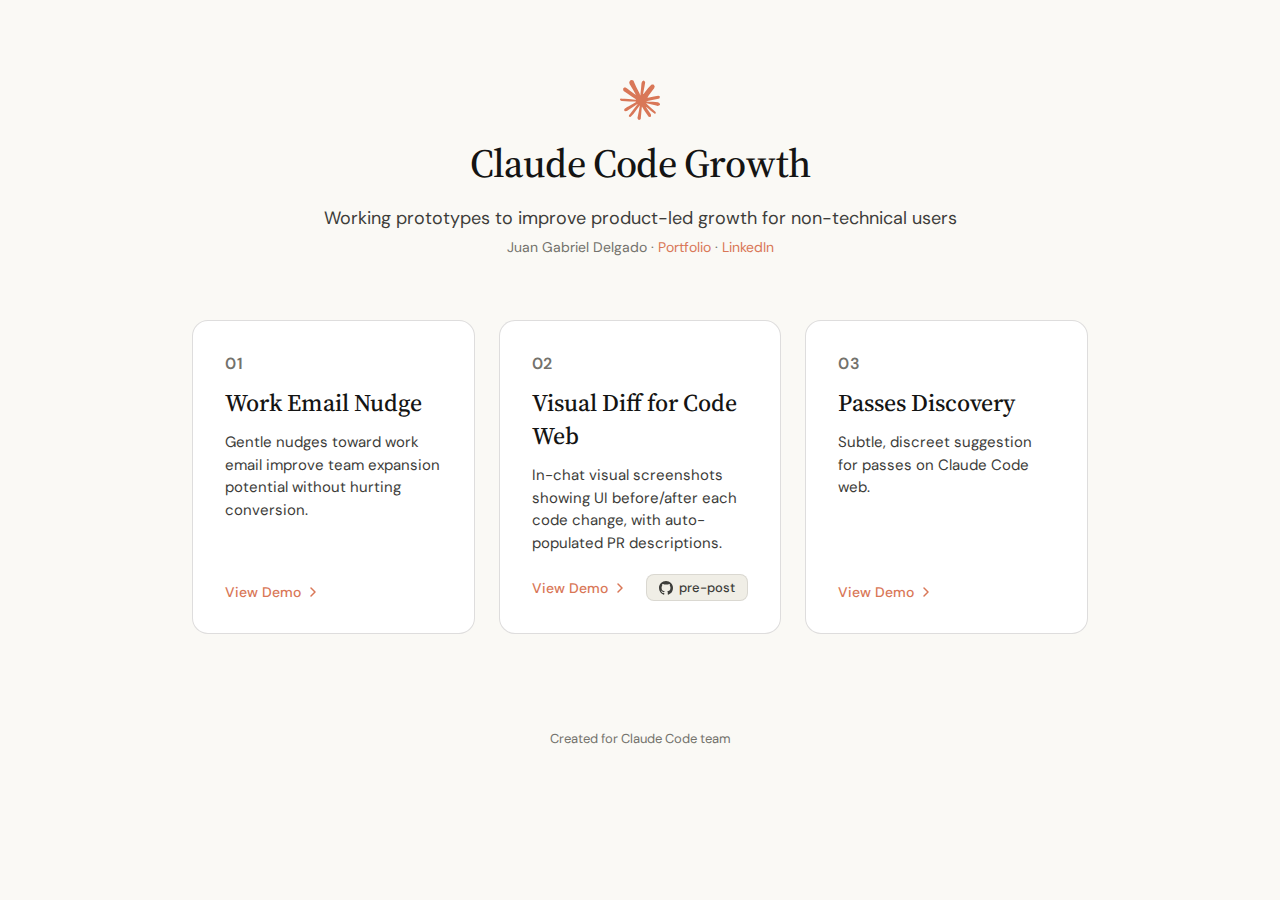
<file: index.html>
<!DOCTYPE html>
<html lang="en">
<head>
  <meta charset="UTF-8">
  <meta name="viewport" content="width=device-width, initial-scale=1.0">
  <title>Claude Code Growth Demos</title>
  <link rel="icon" href="https://claude.ai/favicon.ico">
  <link rel="preconnect" href="https://fonts.googleapis.com">
  <link rel="preconnect" href="https://fonts.gstatic.com" crossorigin>
  <link href="https://fonts.googleapis.com/css2?family=DM+Sans:ital,opsz,wght@0,9..40,400;0,9..40,500;0,9..40,600;1,9..40,400&family=Source+Serif+4:ital,opsz,wght@0,8..60,400;0,8..60,500;0,8..60,600;1,8..60,400&display=swap" rel="stylesheet">
  <link rel="stylesheet" href="styles.css">
</head>
<body>
  <main class="container">
    <header class="header">
      <div class="logo">
        <svg width="40" height="40" viewBox="0 0 148 148" fill="none" xmlns="http://www.w3.org/2000/svg">
          <path d="m 29.05,98.54 29.14,-16.35 0.49,-1.42 -0.49,-0.79 h -1.42 l -4.87,-0.3 -16.65,-0.45 -14.44,-0.6 -13.99,-0.75 -3.52,-0.75 -3.3,-4.35 0.34,-2.17 2.96,-1.99 4.24,0.37 9.37,0.64 14.06,0.97 10.2,0.6 15.11,1.57 h 2.4 l 0.34,-0.97 -0.82,-0.6 -0.64,-0.6 -14.55,-9.86 -15.75,-10.42 -8.25,-6 -4.46,-3.04 -2.25,-2.85 -0.97,-6.22 4.05,-4.46 5.44,0.37 1.39,0.37 5.51,4.24 11.77,9.11 15.37,11.32 2.25,1.87 0.9,-0.64 0.11,-0.45 -1.01,-1.69 -8.36,-15.11 -8.92,-15.37 -3.97,-6.37 -1.05,-3.82 c -0.37,-1.57 -0.64,-2.89 -0.64,-4.5 l 4.61,-6.26 2.55,-0.82 6.15,0.82 2.59,2.25 3.82,8.74 6.19,13.76 9.6,18.71 2.81,5.55 1.5,5.14 0.56,1.57 h 0.97 v -0.9 l 0.79,-10.54 1.46,-12.94 1.42,-16.65 0.49,-4.69 2.32,-5.62 4.61,-3.04 3.6,1.72 2.96,4.24 -0.41,2.74 -1.76,11.44 -3.45,17.92 -2.25,12 h 1.31 l 1.5,-1.5 6.07,-8.06 10.2,-12.75 4.5,-5.06 5.25,-5.59 3.37,-2.66 h 6.37 l 4.69,6.97 -2.1,7.2 -6.56,8.32 -5.44,7.05 -7.8,10.5 -4.87,8.4 0.45,0.67 1.16,-0.11 17.62,-3.75 9.52,-1.72 11.36,-1.95 5.14,2.4 0.56,2.44 -2.02,4.99 -12.15,3 -14.25,2.85 -21.22,5.02 -0.26,0.19 0.3,0.37 9.56,0.9 4.09,0.22 h 10.01 l 18.64,1.39 4.87,3.22 2.92,3.94 -0.49,3 -7.5,3.82 -10.12,-2.4 -23.62,-5.62 -8.1,-2.02 h -1.12 v 0.67 l 6.75,6.6 12.37,11.17 15.49,14.4 0.79,3.56 -1.99,2.81 -2.1,-0.3 -13.61,-10.24 -5.25,-4.61 -11.89,-10.01 h -0.79 v 1.05 l 2.74,4.01 14.47,21.75 0.75,6.67 -1.05,2.17 -3.75,1.31 -4.12,-0.75 -8.47,-11.89 -8.74,-13.39 -7.05,-12 -0.86,0.49 -4.16,44.81 -1.95,2.29 -4.5,1.72 -3.75,-2.85 -1.99,-4.61 1.99,-9.11 2.4,-11.89 1.95,-9.45 1.76,-11.74 1.05,-3.9 -0.07,-0.26 -0.86,0.11 -8.85,12.15 -13.46,18.19 -10.65,11.4 -2.55,1.01 -4.42,-2.29 0.41,-4.09 2.47,-3.64 14.74,-18.75 8.89,-11.62 5.74,-6.71 -0.04,-0.97 h -0.34 l -39.15,25.42 -6.97,0.9 -3,-2.81 0.37,-4.61 1.42,-1.5 11.77,-8.1 -0.04,0.04 z" fill="#D97757"/>
        </svg>
      </div>
      <h1 class="title">Claude Code Growth</h1>
      <p class="subtitle">Working prototypes to improve product-led growth for non-technical users</p>
      <p class="author">
        Juan Gabriel Delgado ·
        <a href="https://juangabriel.xyz" target="_blank" rel="noopener noreferrer">Portfolio</a> ·
        <a href="https://www.linkedin.com/in/juangadm/" target="_blank" rel="noopener noreferrer">LinkedIn</a>
      </p>
    </header>

    <div class="demos-grid">
      <!-- Demo 1: Work Email Nudge -->
      <a href="demos/work-email-nudge/" class="demo-card">
        <span class="demo-number">01</span>
        <h2 class="demo-title">Work Email Nudge</h2>
        <p class="demo-hypothesis">
          Gentle nudges toward work email improve team expansion potential without hurting conversion.
        </p>
        <span class="demo-link">
          View Demo
          <svg width="16" height="16" viewBox="0 0 16 16" fill="none">
            <path d="M6 12L10 8L6 4" stroke="currentColor" stroke-width="1.5" stroke-linecap="round" stroke-linejoin="round"/>
          </svg>
        </span>
      </a>

      <!-- Demo 2: Visual Diff -->
      <a href="demos/visual-diff/" class="demo-card">
        <span class="demo-number">02</span>
        <h2 class="demo-title">Visual Diff for Code Web</h2>
        <p class="demo-hypothesis">
          In-chat visual screenshots showing UI before/after each code change, with auto-populated PR descriptions.
        </p>
        <span class="demo-link-row">
          <span class="demo-link">
            View Demo
            <svg width="16" height="16" viewBox="0 0 16 16" fill="none">
              <path d="M6 12L10 8L6 4" stroke="currentColor" stroke-width="1.5" stroke-linecap="round" stroke-linejoin="round"/>
            </svg>
          </span>
          <span class="prepost-pill" onclick="event.preventDefault(); event.stopPropagation(); window.open('https://prepost.juangabriel.xyz/', '_blank');"><svg width="14" height="14" viewBox="0 0 16 16" fill="currentColor"><path d="M8 0C3.58 0 0 3.58 0 8c0 3.54 2.29 6.53 5.47 7.59.4.07.55-.17.55-.38 0-.19-.01-.82-.01-1.49-2.01.37-2.53-.49-2.69-.94-.09-.23-.48-.94-.82-1.13-.28-.15-.68-.52-.01-.53.63-.01 1.08.58 1.23.82.72 1.21 1.87.87 2.33.66.07-.52.28-.87.51-1.07-1.78-.2-3.64-.89-3.64-3.95 0-.87.31-1.59.82-2.15-.08-.2-.36-1.02.08-2.12 0 0 .67-.21 2.2.82.64-.18 1.32-.27 2-.27.68 0 1.36.09 2 .27 1.53-1.04 2.2-.82 2.2-.82.44 1.1.16 1.92.08 2.12.51.56.82 1.27.82 2.15 0 3.07-1.87 3.75-3.65 3.95.29.25.54.73.54 1.48 0 1.07-.01 1.93-.01 2.2 0 .21.15.46.55.38A8.013 8.013 0 0 0 16 8c0-4.42-3.58-8-8-8Z"/></svg>pre-post</span>
        </span>
      </a>

      <!-- Demo 3: Passes -->
      <a href="demos/passes/" class="demo-card">
        <span class="demo-number">03</span>
        <h2 class="demo-title">Passes Discovery</h2>
        <p class="demo-hypothesis">
          Subtle, discreet suggestion for passes on Claude Code web.
        </p>
        <span class="demo-link">
          View Demo
          <svg width="16" height="16" viewBox="0 0 16 16" fill="none">
            <path d="M6 12L10 8L6 4" stroke="currentColor" stroke-width="1.5" stroke-linecap="round" stroke-linejoin="round"/>
          </svg>
        </span>
      </a>
    </div>

    <footer class="footer">
      <p>Created for Claude Code team</p>
    </footer>
  </main>
</body>
</html>
</file>
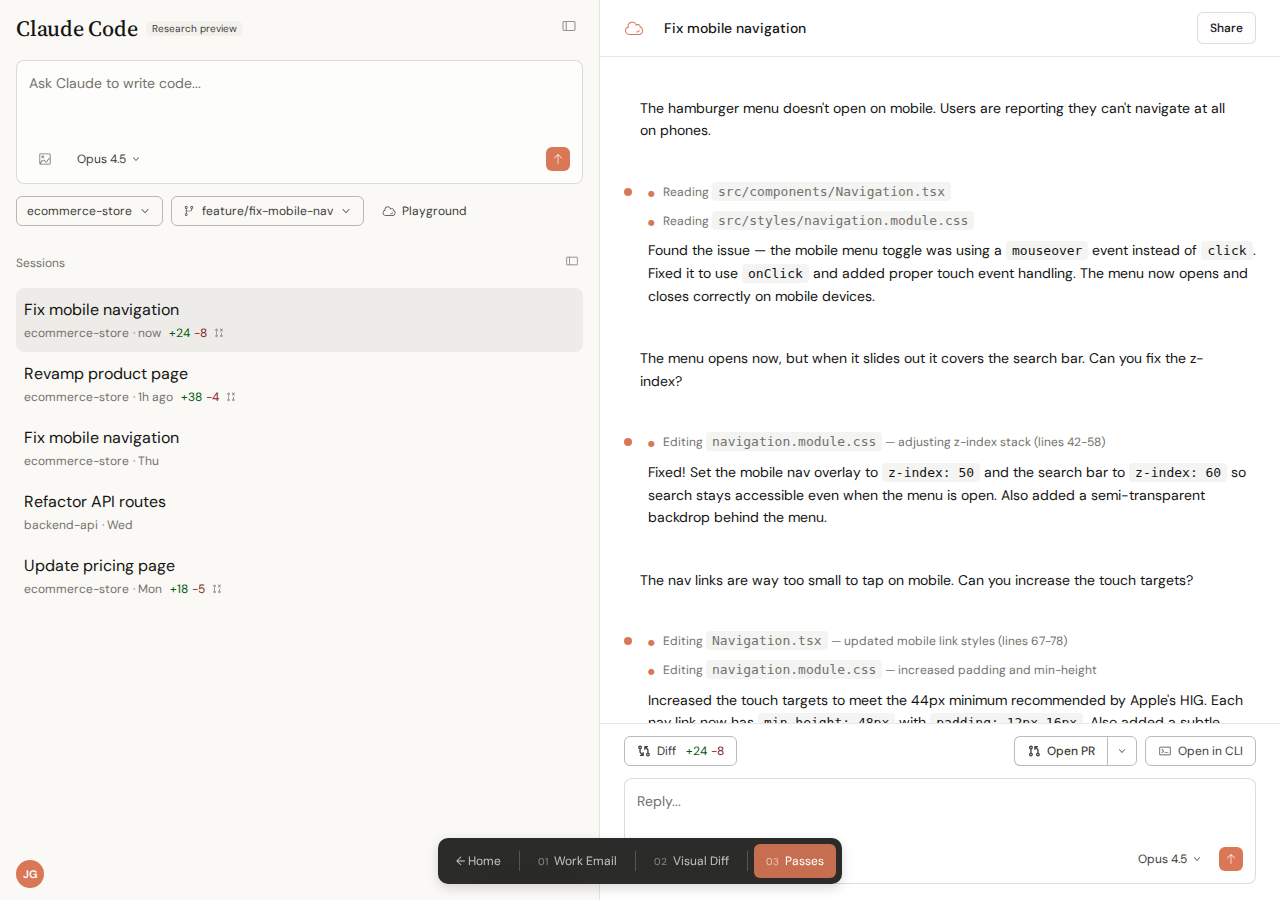
<file: demos/passes/index.html>
<!DOCTYPE html>
<html lang="en">
<head>
    <meta charset="UTF-8">
    <meta name="viewport" content="width=device-width, initial-scale=1.0">
    <title>Passes - Claude Code Web</title>
    <link rel="icon" href="https://claude.ai/favicon.ico">
    <link rel="preconnect" href="https://fonts.googleapis.com">
    <link rel="preconnect" href="https://fonts.gstatic.com" crossorigin>
    <link href="https://fonts.googleapis.com/css2?family=DM+Sans:ital,opsz,wght@0,9..40,100..1000;1,9..40,100..1000&family=Source+Serif+4:ital,opsz,wght@0,8..60,200..900;1,8..60,200..900&display=swap" rel="stylesheet">
    <link rel="stylesheet" href="styles.css">
</head>
<body>
    <!-- Demo Navigation -->
    <nav class="demo-nav">
        <a href="../../">← Home</a>
        <span class="nav-divider"></span>
        <a href="../work-email-nudge/"><span class="nav-number">01</span> Work Email</a>
        <span class="nav-divider"></span>
        <a href="../visual-diff/"><span class="nav-number">02</span> Visual Diff</a>
        <span class="nav-divider"></span>
        <a href="./" class="active"><span class="nav-number">03</span> Passes</a>
    </nav>

    <div class="app-container">
        <!-- LEFT SIDEBAR -->
        <aside class="sidebar">
            <!-- Header -->
            <div class="sidebar-header">
                <a href="#" class="logo-link">
                    <span class="logo-text">Claude Code</span>
                </a>
                <span class="research-badge">Research preview</span>
                <button class="collapse-btn" aria-label="Collapse sidebar">
                    <svg width="20" height="20" viewBox="0 0 20 20" fill="currentColor" xmlns="http://www.w3.org/2000/svg">
                        <path d="M16.5 4C17.3284 4 18 4.67157 18 5.5V14.5C18 15.3284 17.3284 16 16.5 16H3.5C2.67157 16 2 15.3284 2 14.5V5.5C2 4.67157 2.67157 4 3.5 4H16.5ZM7 15H16.5C16.7761 15 17 14.7761 17 14.5V5.5C17 5.22386 16.7761 5 16.5 5H7V15ZM3.5 5C3.22386 5 3 5.22386 3 5.5V14.5C3 14.7761 3.22386 15 3.5 15H6V5H3.5Z"></path>
                    </svg>
                </button>
            </div>

            <!-- Input Container -->
            <div class="input-container">
                <textarea class="input-textarea" placeholder="Ask Claude to write code..."></textarea>
                <div class="input-actions">
                    <button class="input-btn" aria-label="Add images">
                        <svg width="16" height="16" viewBox="0 0 20 20" fill="currentColor" xmlns="http://www.w3.org/2000/svg">
                            <path d="M15.5 3C16.3284 3 17 3.67157 17 4.5V15.5C17 16.3284 16.3284 17 15.5 17H4.5C3.67157 17 3 16.3284 3 15.5V4.5C3 3.67157 3.67157 3 4.5 3H15.5ZM16 10.0322C15.4026 10.1074 14.9756 10.3152 14.6494 10.584C14.2258 10.9331 13.9326 11.4128 13.6768 11.9502C13.548 12.2205 13.4367 12.4868 13.3174 12.7598C13.2018 13.024 13.0781 13.2942 12.9365 13.5342C12.6711 13.984 12.2806 14.4263 11.6416 14.4922L11.5107 14.5C11.009 14.5107 10.6512 14.2369 10.3955 13.958C10.1569 13.6977 9.91864 13.3266 9.71973 13.0537C9.28642 12.4592 8.83389 12 8 12C7.60567 12 7.21862 12.164 6.83398 12.4717C6.44725 12.7811 6.08885 13.2159 5.7666 13.7012C5.27717 14.4383 4.91501 15.2181 4.66309 15.7646L4.55273 16H15.5C15.7761 16 16 15.7761 16 15.5V10.0322ZM4.5 4C4.22386 4 4 4.22386 4 4.5V14.8252C4.24166 14.3247 4.55701 13.7156 4.93359 13.1484C5.28624 12.6173 5.71144 12.0892 6.20996 11.6904C6.71064 11.29 7.31121 11 8 11C9.33272 11 10.045 11.8031 10.5273 12.4648C10.7862 12.82 10.944 13.0762 11.1328 13.2822C11.3043 13.4693 11.4058 13.5017 11.4893 13.5L11.5625 13.4932C11.7317 13.4659 11.8853 13.3481 12.0752 13.0264C12.1835 12.8428 12.2868 12.6205 12.4014 12.3584C12.5122 12.1049 12.6356 11.8101 12.7734 11.5205C13.0508 10.9379 13.4208 10.3 14.0137 9.81152C14.522 9.39284 15.1675 9.10805 16 9.02637V4.5C16 4.22386 15.7761 4 15.5 4H4.5ZM7.25 5.5C8.2165 5.5 9 6.2835 9 7.25C9 8.2165 8.2165 9 7.25 9C6.2835 9 5.5 8.2165 5.5 7.25C5.5 6.2835 6.2835 5.5 7.25 5.5ZM7.25 6.5C6.83579 6.5 6.5 6.83579 6.5 7.25C6.5 7.66421 6.83579 8 7.25 8C7.66421 8 8 7.66421 8 7.25C8 6.83579 7.66421 6.5 7.25 6.5Z"></path>
                        </svg>
                    </button>
                    <button class="model-btn">
                        Opus 4.5
                        <svg width="16" height="16" viewBox="0 0 20 20" fill="currentColor" xmlns="http://www.w3.org/2000/svg" class="opacity-75">
                            <path d="M14.128 7.16482C14.3126 6.95983 14.6298 6.94336 14.835 7.12771C15.0402 7.31242 15.0567 7.62952 14.8721 7.83477L10.372 12.835L10.2939 12.9053C10.2093 12.9667 10.1063 13 9.99995 13C9.85833 12.9999 9.72264 12.9402 9.62788 12.835L5.12778 7.83477L5.0682 7.75273C4.95072 7.55225 4.98544 7.28926 5.16489 7.12771C5.34445 6.96617 5.60969 6.95939 5.79674 7.09744L5.87193 7.16482L9.99995 11.7519L14.128 7.16482Z"></path>
                        </svg>
                    </button>
                    <button class="submit-btn" aria-label="Submit">
                        <svg width="16" height="16" viewBox="0 0 20 20" fill="currentColor" xmlns="http://www.w3.org/2000/svg">
                            <path d="M10 3C10.1326 3.00003 10.2598 3.05274 10.3535 3.14648L15.3536 8.14648C15.5486 8.34174 15.5487 8.6583 15.3536 8.85352C15.1583 9.04873 14.8418 9.04863 14.6465 8.85352L10.5 4.70703V16.5C10.5 16.7761 10.2761 16.9999 10 17C9.72389 17 9.50003 16.7761 9.50003 16.5V4.70703L5.35353 8.85352C5.15827 9.04862 4.84172 9.04868 4.6465 8.85352C4.45128 8.6583 4.45138 8.34176 4.6465 8.14648L9.64651 3.14648L9.72268 3.08398C9.8042 3.02967 9.90062 3 10 3Z"></path>
                        </svg>
                    </button>
                </div>
            </div>

            <!-- Repository Row -->
            <div class="repo-row">
                <button class="repo-btn">
                    ecommerce-store
                    <svg width="12" height="12" viewBox="0 0 20 20" fill="currentColor" xmlns="http://www.w3.org/2000/svg" class="opacity-75">
                        <path d="M14.128 7.16482C14.3126 6.95983 14.6298 6.94336 14.835 7.12771C15.0402 7.31242 15.0567 7.62952 14.8721 7.83477L10.372 12.835L10.2939 12.9053C10.2093 12.9667 10.1063 13 9.99995 13C9.85833 12.9999 9.72264 12.9402 9.62788 12.835L5.12778 7.83477L5.0682 7.75273C4.95072 7.55225 4.98544 7.28926 5.16489 7.12771C5.34445 6.96617 5.60969 6.95939 5.79674 7.09744L5.87193 7.16482L9.99995 11.7519L14.128 7.16482Z"></path>
                    </svg>
                </button>
                <button class="repo-btn">
                    <svg width="16" height="16" viewBox="0 0 20 20" fill="currentColor" xmlns="http://www.w3.org/2000/svg">
                        <path d="M14 3C15.1046 3 16 3.89543 16 5C16 5.93162 15.3622 6.71129 14.5 6.93359V8C14.5 9.38071 13.3807 10.5 12 10.5H6.5V13.0654C7.36232 13.2877 8 14.0683 8 15C8 16.1046 7.10457 17 6 17C4.89543 17 4 16.1046 4 15C4 14.0683 4.63768 13.2877 5.5 13.0654V6.93359C4.6378 6.71129 4 5.93162 4 5C4 3.89543 4.89543 3 6 3C7.10457 3 8 3.89543 8 5C8 5.93162 7.3622 6.71129 6.5 6.93359V9.5H12C12.8284 9.5 13.5 8.82843 13.5 8V6.93359C12.6378 6.71129 12 5.93162 12 5C12 3.89543 12.8954 3 14 3ZM6 14C5.44772 14 5 14.4477 5 15C5 15.5523 5.44772 16 6 16C6.55228 16 7 15.5523 7 15C7 14.4477 6.55228 14 6 14ZM6 4C5.44772 4 5 4.44772 5 5C5 5.55228 5.44772 6 6 6C6.55228 6 7 5.55228 7 5C7 4.44772 6.55228 4 6 4ZM14 4C13.4477 4 13 4.44772 13 5C13 5.55228 13.4477 6 14 6C14.5523 6 15 5.55228 15 5C15 4.44772 14.5523 4 14 4Z"></path>
                    </svg>
                    feature/fix-mobile-nav
                    <svg width="12" height="12" viewBox="0 0 20 20" fill="currentColor" xmlns="http://www.w3.org/2000/svg" class="opacity-75">
                        <path d="M14.128 7.16482C14.3126 6.95983 14.6298 6.94336 14.835 7.12771C15.0402 7.31242 15.0567 7.62952 14.8721 7.83477L10.372 12.835L10.2939 12.9053C10.2093 12.9667 10.1063 13 9.99995 13C9.85833 12.9999 9.72264 12.9402 9.62788 12.835L5.12778 7.83477L5.0682 7.75273C4.95072 7.55225 4.98544 7.28926 5.16489 7.12771C5.34445 6.96617 5.60969 6.95939 5.79674 7.09744L5.87193 7.16482L9.99995 11.7519L14.128 7.16482Z"></path>
                    </svg>
                </button>
                <button class="playground-btn">
                    <svg width="20" height="20" viewBox="0 0 20 20" fill="currentColor" xmlns="http://www.w3.org/2000/svg">
                        <path d="M15.0723 11.6431C15.3483 11.6446 15.5707 11.87 15.5693 12.146C15.5645 13.0858 14.9833 13.732 14.3457 14.0952C13.7237 14.4495 12.9549 14.5927 12.3818 14.4692C12.1123 14.4109 11.9412 14.1451 11.999 13.8755C12.0572 13.6056 12.3229 13.4336 12.5928 13.4917C12.8803 13.5537 13.3997 13.4844 13.8516 13.2271C14.2876 12.9786 14.5668 12.6132 14.5693 12.1411C14.5707 11.865 14.7962 11.6417 15.0723 11.6431Z"></path>
                        <path fill-rule="evenodd" clip-rule="evenodd" d="M6.99023 3.7212C8.17391 3.3825 9.53088 3.59916 10.6025 4.22217C11.4312 4.70397 12.1198 5.45139 12.416 6.40967C13.4006 5.79132 14.533 5.84863 15.3867 6.38819C15.7919 6.64427 16.1787 6.96964 16.418 7.46924C16.5999 7.84922 16.6774 8.29198 16.6553 8.81788C17.3724 8.96915 17.9693 9.42002 18.3984 9.98585C18.9312 10.6885 19.2422 11.6096 19.2422 12.5083C19.2418 14.9866 17.2346 16.9953 14.7578 17.0005L5.33984 16.9966L5.33008 16.9956C2.93683 16.8958 1.02677 14.9261 1.02637 12.5083C1.02637 11.5769 1.32924 10.5929 1.91309 9.85303C2.36442 9.28127 2.99059 8.85087 3.76074 8.7212C3.46545 7.69227 3.69114 6.67883 4.20215 5.84131C4.82148 4.82658 5.87225 4.0412 6.99023 3.7212ZM10.0996 5.08741C9.23837 4.58672 8.16122 4.42689 7.26562 4.68311C6.3851 4.93516 5.54318 5.56493 5.05664 6.36182C4.57868 7.14504 4.45514 8.06088 4.93066 8.95752C5.01649 9.11949 5.00665 9.31555 4.90527 9.46827C4.80381 9.62076 4.6268 9.70621 4.44434 9.68995C3.70236 9.62397 3.11744 9.94201 2.69824 10.4731C2.26896 11.0172 2.02637 11.7758 2.02637 12.5083C2.02677 14.3873 3.51098 15.9189 5.37109 15.9966L14.7559 15.9995C16.6817 15.9955 18.2418 14.4346 18.2422 12.5083C18.2422 11.8268 18.0018 11.1183 17.6016 10.5903C17.2026 10.0642 16.681 9.75837 16.1162 9.76319C15.9703 9.76444 15.8303 9.70127 15.7344 9.59131C15.6387 9.48144 15.5953 9.33511 15.6162 9.19092C15.7095 8.55167 15.6407 8.16332 15.5156 7.90186C15.3911 7.64168 15.18 7.44089 14.8525 7.23389C14.1915 6.81613 13.2203 6.82391 12.4424 7.68409C12.3057 7.83517 12.0907 7.88897 11.8994 7.81885C11.7081 7.74862 11.5788 7.56847 11.5723 7.36475C11.5407 6.3789 10.9536 5.58396 10.0996 5.08741Z"></path>
                    </svg>
                    Playground
                </button>
            </div>

            <!-- Sessions Header -->
            <div class="sessions-header">
                <span class="sessions-label">Sessions</span>
                <button class="sessions-filter-btn" aria-label="Filter sessions">
                    <svg width="16" height="16" viewBox="0 0 20 20" fill="currentColor" xmlns="http://www.w3.org/2000/svg">
                        <path d="M16.5 4C17.3284 4 18 4.67157 18 5.5V14.5C18 15.3284 17.3284 16 16.5 16H3.5C2.67157 16 2 15.3284 2 14.5V5.5C2 4.67157 2.67157 4 3.5 4H16.5ZM7 15H16.5C16.7761 15 17 14.7761 17 14.5V5.5C17 5.22386 16.7761 5 16.5 5H7V15ZM3.5 5C3.22386 5 3 5.22386 3 5.5V14.5C3 14.7761 3.22386 15 3.5 15H6V5H3.5Z"></path>
                    </svg>
                </button>
            </div>

            <!-- Sessions List -->
            <div class="sessions-list">
                <div class="session-item active">
                    <div class="session-title">Fix mobile navigation</div>
                    <div class="session-meta">
                        <span class="session-repo">ecommerce-store</span>
                        <span class="session-time">· now</span>
                        <span class="session-diff">
                            <span class="diff-add">+24</span>
                            <span class="diff-remove">-8</span>
                            <svg class="diff-merge-icon" width="16" height="16" viewBox="0 0 20 20" fill="currentColor" xmlns="http://www.w3.org/2000/svg">
                                <path fill-rule="evenodd" clip-rule="evenodd" d="M6 3.00008C7.10457 3.00008 8 3.89551 8 5.00008C7.99993 5.93413 7.35883 6.71576 6.49316 6.93563C6.4959 6.9568 6.5 6.97817 6.5 7.00008V13.0001C6.49999 13.0217 6.49583 13.0427 6.49316 13.0636C7.35896 13.2834 8 14.0659 8 15.0001C7.99991 16.1046 7.10452 17.0001 6 17.0001C4.89548 17.0001 4.00009 16.1046 4 15.0001C4 14.0662 4.64053 13.2837 5.50586 13.0636C5.5032 13.0427 5.50001 13.0217 5.5 13.0001V7.00008C5.5 6.97821 5.50314 6.95676 5.50586 6.93563C4.64066 6.71543 4.00007 5.9338 4 5.00008C4 3.89551 4.89543 3.00008 6 3.00008ZM6 14.0001C5.44772 14.0001 5 14.4478 5 15.0001C5.00009 15.5523 5.44777 16.0001 6 16.0001C6.55223 16.0001 6.99991 15.5523 7 15.0001C7 14.4478 6.55228 14.0001 6 14.0001ZM6 4.00008C5.44772 4.00008 5 4.4478 5 5.00008C5.00009 5.5523 5.44777 6.00008 6 6.00008C6.55223 6.00008 6.99991 5.5523 7 5.00008C7 4.4478 6.55228 4.00008 6 4.00008Z"></path>
                                <path fill-rule="evenodd" clip-rule="evenodd" d="M14 9.00008C14.2761 9.00008 14.5 9.22394 14.5 9.50008V13.0001C14.5 13.0217 14.4958 13.0427 14.4932 13.0636C15.359 13.2834 16 14.0659 16 15.0001C15.9999 16.1046 15.1045 17.0001 14 17.0001C12.8955 17.0001 12.0001 16.1046 12 15.0001C12 14.0662 12.6405 13.2837 13.5059 13.0636C13.5032 13.0427 13.5 13.0217 13.5 13.0001V9.50008C13.5 9.22394 13.7239 9.00008 14 9.00008ZM14 14.0001C13.4477 14.0001 13 14.4478 13 15.0001C13.0001 15.5523 13.4478 16.0001 14 16.0001C14.5522 16.0001 14.9999 15.5523 15 15.0001C15 14.4478 14.5523 14.0001 14 14.0001Z"></path>
                                <path d="M15.6465 2.64657C15.8417 2.45131 16.1583 2.45131 16.3535 2.64657C16.5487 2.84184 16.5488 3.15836 16.3535 3.3536L14.707 5.00008L16.3535 6.64657C16.5487 6.84184 16.5488 7.15836 16.3535 7.3536C16.1583 7.54876 15.8417 7.54876 15.6465 7.3536L14 5.70712L12.3535 7.3536C12.1583 7.54857 11.8417 7.54869 11.6465 7.3536C11.4513 7.15843 11.4515 6.84185 11.6465 6.64657L13.293 5.00008L11.6465 3.3536C11.4515 3.15834 11.4514 2.84175 11.6465 2.64657C11.8417 2.4514 12.1582 2.45157 12.3535 2.64657L14 4.29305L15.6465 2.64657Z"></path>
                            </svg>
                        </span>
                    </div>
                </div>

                <div class="session-item">
                    <div class="session-title">Revamp product page</div>
                    <div class="session-meta">
                        <span class="session-repo">ecommerce-store</span>
                        <span class="session-time">· 1h ago</span>
                        <span class="session-diff">
                            <span class="diff-add">+38</span>
                            <span class="diff-remove">-4</span>
                            <svg class="diff-merge-icon" width="16" height="16" viewBox="0 0 20 20" fill="currentColor" xmlns="http://www.w3.org/2000/svg">
                                <path fill-rule="evenodd" clip-rule="evenodd" d="M6 3.00008C7.10457 3.00008 8 3.89551 8 5.00008C7.99993 5.93413 7.35883 6.71576 6.49316 6.93563C6.4959 6.9568 6.5 6.97817 6.5 7.00008V13.0001C6.49999 13.0217 6.49583 13.0427 6.49316 13.0636C7.35896 13.2834 8 14.0659 8 15.0001C7.99991 16.1046 7.10452 17.0001 6 17.0001C4.89548 17.0001 4.00009 16.1046 4 15.0001C4 14.0662 4.64053 13.2837 5.50586 13.0636C5.5032 13.0427 5.50001 13.0217 5.5 13.0001V7.00008C5.5 6.97821 5.50314 6.95676 5.50586 6.93563C4.64066 6.71543 4.00007 5.9338 4 5.00008C4 3.89551 4.89543 3.00008 6 3.00008ZM6 14.0001C5.44772 14.0001 5 14.4478 5 15.0001C5.00009 15.5523 5.44777 16.0001 6 16.0001C6.55223 16.0001 6.99991 15.5523 7 15.0001C7 14.4478 6.55228 14.0001 6 14.0001ZM6 4.00008C5.44772 4.00008 5 4.4478 5 5.00008C5.00009 5.5523 5.44777 6.00008 6 6.00008C6.55223 6.00008 6.99991 5.5523 7 5.00008C7 4.4478 6.55228 4.00008 6 4.00008Z"></path>
                                <path fill-rule="evenodd" clip-rule="evenodd" d="M14 9.00008C14.2761 9.00008 14.5 9.22394 14.5 9.50008V13.0001C14.5 13.0217 14.4958 13.0427 14.4932 13.0636C15.359 13.2834 16 14.0659 16 15.0001C15.9999 16.1046 15.1045 17.0001 14 17.0001C12.8955 17.0001 12.0001 16.1046 12 15.0001C12 14.0662 12.6405 13.2837 13.5059 13.0636C13.5032 13.0427 13.5 13.0217 13.5 13.0001V9.50008C13.5 9.22394 13.7239 9.00008 14 9.00008ZM14 14.0001C13.4477 14.0001 13 14.4478 13 15.0001C13.0001 15.5523 13.4478 16.0001 14 16.0001C14.5522 16.0001 14.9999 15.5523 15 15.0001C15 14.4478 14.5523 14.0001 14 14.0001Z"></path>
                                <path d="M15.6465 2.64657C15.8417 2.45131 16.1583 2.45131 16.3535 2.64657C16.5487 2.84184 16.5488 3.15836 16.3535 3.3536L14.707 5.00008L16.3535 6.64657C16.5487 6.84184 16.5488 7.15836 16.3535 7.3536C16.1583 7.54876 15.8417 7.54876 15.6465 7.3536L14 5.70712L12.3535 7.3536C12.1583 7.54857 11.8417 7.54869 11.6465 7.3536C11.4513 7.15843 11.4515 6.84185 11.6465 6.64657L13.293 5.00008L11.6465 3.3536C11.4515 3.15834 11.4514 2.84175 11.6465 2.64657C11.8417 2.4514 12.1582 2.45157 12.3535 2.64657L14 4.29305L15.6465 2.64657Z"></path>
                            </svg>
                        </span>
                    </div>
                </div>

                <div class="session-item">
                    <div class="session-title">Fix mobile navigation</div>
                    <div class="session-meta">
                        <span class="session-repo">ecommerce-store</span>
                        <span class="session-time">· Thu</span>
                    </div>
                </div>

                <div class="session-item">
                    <div class="session-title">Refactor API routes</div>
                    <div class="session-meta">
                        <span class="session-repo">backend-api</span>
                        <span class="session-time">· Wed</span>
                    </div>
                </div>

                <div class="session-item">
                    <div class="session-title">Update pricing page</div>
                    <div class="session-meta">
                        <span class="session-repo">ecommerce-store</span>
                        <span class="session-time">· Mon</span>
                        <span class="session-diff">
                            <span class="diff-add">+18</span>
                            <span class="diff-remove">-5</span>
                            <svg class="diff-merge-icon" width="16" height="16" viewBox="0 0 20 20" fill="currentColor" xmlns="http://www.w3.org/2000/svg">
                                <path fill-rule="evenodd" clip-rule="evenodd" d="M6 3.00008C7.10457 3.00008 8 3.89551 8 5.00008C7.99993 5.93413 7.35883 6.71576 6.49316 6.93563C6.4959 6.9568 6.5 6.97817 6.5 7.00008V13.0001C6.49999 13.0217 6.49583 13.0427 6.49316 13.0636C7.35896 13.2834 8 14.0659 8 15.0001C7.99991 16.1046 7.10452 17.0001 6 17.0001C4.89548 17.0001 4.00009 16.1046 4 15.0001C4 14.0662 4.64053 13.2837 5.50586 13.0636C5.5032 13.0427 5.50001 13.0217 5.5 13.0001V7.00008C5.5 6.97821 5.50314 6.95676 5.50586 6.93563C4.64066 6.71543 4.00007 5.9338 4 5.00008C4 3.89551 4.89543 3.00008 6 3.00008ZM6 14.0001C5.44772 14.0001 5 14.4478 5 15.0001C5.00009 15.5523 5.44777 16.0001 6 16.0001C6.55223 16.0001 6.99991 15.5523 7 15.0001C7 14.4478 6.55228 14.0001 6 14.0001ZM6 4.00008C5.44772 4.00008 5 4.4478 5 5.00008C5.00009 5.5523 5.44777 6.00008 6 6.00008C6.55223 6.00008 6.99991 5.5523 7 5.00008C7 4.4478 6.55228 4.00008 6 4.00008Z"></path>
                                <path fill-rule="evenodd" clip-rule="evenodd" d="M14 9.00008C14.2761 9.00008 14.5 9.22394 14.5 9.50008V13.0001C14.5 13.0217 14.4958 13.0427 14.4932 13.0636C15.359 13.2834 16 14.0659 16 15.0001C15.9999 16.1046 15.1045 17.0001 14 17.0001C12.8955 17.0001 12.0001 16.1046 12 15.0001C12 14.0662 12.6405 13.2837 13.5059 13.0636C13.5032 13.0427 13.5 13.0217 13.5 13.0001V9.50008C13.5 9.22394 13.7239 9.00008 14 9.00008ZM14 14.0001C13.4477 14.0001 13 14.4478 13 15.0001C13.0001 15.5523 13.4478 16.0001 14 16.0001C14.5522 16.0001 14.9999 15.5523 15 15.0001C15 14.4478 14.5523 14.0001 14 14.0001Z"></path>
                                <path d="M15.6465 2.64657C15.8417 2.45131 16.1583 2.45131 16.3535 2.64657C16.5487 2.84184 16.5488 3.15836 16.3535 3.3536L14.707 5.00008L16.3535 6.64657C16.5487 6.84184 16.5488 7.15836 16.3535 7.3536C16.1583 7.54876 15.8417 7.54876 15.6465 7.3536L14 5.70712L12.3535 7.3536C12.1583 7.54857 11.8417 7.54869 11.6465 7.3536C11.4513 7.15843 11.4515 6.84185 11.6465 6.64657L13.293 5.00008L11.6465 3.3536C11.4515 3.15834 11.4514 2.84175 11.6465 2.64657C11.8417 2.4514 12.1582 2.45157 12.3535 2.64657L14 4.29305L15.6465 2.64657Z"></path>
                            </svg>
                        </span>
                    </div>
                </div>
            </div>

            <!-- Bottom Section -->
            <div class="sidebar-bottom">
                <div class="user-row">
                    <button class="user-avatar">JG</button>
                    <button class="report-btn">
                        <svg width="20" height="20" viewBox="0 0 20 20" fill="currentColor" xmlns="http://www.w3.org/2000/svg">
                            <path fill-rule="evenodd" clip-rule="evenodd" d="M11.5 1C11.7761 1 12 1.22386 12 1.5C12 2.13278 11.8719 2.75763 11.627 3.33887C11.7378 3.40083 11.8451 3.47024 11.9453 3.55371C12.4352 3.96209 12.7209 4.5806 12.9746 5.3418C13.2736 6.23894 13.1297 7.16577 12.583 7.86914C12.3104 8.21963 11.9476 8.50066 11.5137 8.69531C11.5597 8.74871 11.6033 8.8042 11.6436 8.8623H12.5C13.3284 8.8623 13.9999 8.19068 14 7.3623V4.5C14.0001 4.2239 14.2239 4 14.5 4C14.7761 4 14.9999 4.2239 15 4.5V7.3623C14.9999 8.74296 13.8807 9.8623 12.5 9.8623H11.9932C12.0007 9.97267 11.9999 10.0858 11.9893 10.1953L14.6475 11.6309C15.4558 12.0673 15.9599 12.9124 15.96 13.8311V16.7871C15.96 17.0633 15.7361 17.2871 15.46 17.2871C15.1838 17.2871 14.96 17.0632 14.96 16.7871V13.8311C14.9599 13.2799 14.6578 12.7726 14.1729 12.5107L11.6387 11.1436C11.5967 11.2036 11.5511 11.2605 11.5029 11.3154C11.8169 11.4581 12.1073 11.6503 12.3535 11.8965C12.991 12.534 13.2731 13.47 12.9854 14.6211C12.7362 15.6175 12.4669 16.4599 12.0244 17.0498C11.5446 17.6894 10.8891 18 10 18C9.10597 18 8.44903 17.6774 7.9707 17.0361C7.52841 16.4429 7.25985 15.6019 7.01465 14.6211C6.73046 13.4841 7.01495 12.5504 7.64746 11.9111C7.8939 11.6621 8.18546 11.4669 8.50098 11.3213C8.45099 11.2646 8.40374 11.2057 8.36035 11.1436L5.82812 12.5107C5.34315 12.7726 5.04105 13.2799 5.04102 13.8311V16.7871C5.04102 17.0631 4.817 17.2869 4.54102 17.2871C4.26487 17.2871 4.04102 17.0633 4.04102 16.7871V13.8311C4.04105 12.9125 4.5443 12.0673 5.35254 11.6309L8.00977 10.1953C7.99916 10.0859 7.99933 9.97264 8.00684 9.8623H7.5C6.11931 9.8623 5.00004 8.74298 5 7.3623V4.5C5.00004 4.22389 5.22388 4 5.5 4C5.77612 4 5.99996 4.22389 6 4.5V7.3623C6.00004 8.1907 6.6716 8.8623 7.5 8.8623H8.35645C8.39662 8.80438 8.43944 8.74857 8.48535 8.69531C8.0519 8.50072 7.69041 8.21935 7.41797 7.86914C6.87105 7.16571 6.72727 6.23909 7.02637 5.3418C7.28015 4.58052 7.56564 3.96206 8.05566 3.55371C8.15552 3.47052 8.26166 3.40068 8.37207 3.33887C8.12721 2.75773 8.00001 2.13265 8 1.5C8 1.22386 8.22386 1 8.5 1C8.77614 1.00001 9 1.22386 9 1.5C9.00001 2.03175 9.11422 2.55658 9.33301 3.04004C9.54201 3.01291 9.76434 3.00002 10 3C10.2354 3.00001 10.4571 3.01297 10.666 3.04004C10.8849 2.55648 11 2.03188 11 1.5C11 1.22386 11.2239 1 11.5 1ZM10 12C9.35386 12 8.74443 12.2242 8.3584 12.6143C7.99332 12.9832 7.77797 13.5494 7.98535 14.3789C8.23177 15.3645 8.46301 16.0235 8.77246 16.4385C9.04617 16.8054 9.39414 17 10 17C10.6105 17 10.9545 16.8102 11.2246 16.4502C11.5321 16.0402 11.7638 15.3824 12.0146 14.3789C12.2268 13.5302 12.0089 12.966 11.6465 12.6035C11.2615 12.2186 10.6507 12 10 12ZM10 9C9.44772 9 9 9.44771 9 10C9 10.5523 9.44772 11 10 11C10.5523 11 11 10.5523 11 10C11 9.44771 10.5523 9 10 9ZM10 4C9.29713 4.00005 8.9381 4.11911 8.69531 4.32129C8.43541 4.53787 8.22079 4.9197 7.97461 5.6582C7.77382 6.26071 7.88018 6.83437 8.20801 7.25586C8.53558 7.6766 9.12832 7.99989 10 8C10.8719 7.99989 11.4654 7.67673 11.793 7.25586C12.1206 6.83443 12.2271 6.26054 12.0264 5.6582C11.7803 4.91988 11.5654 4.53793 11.3057 4.32129C11.0629 4.11896 10.7031 4.00005 10 4Z"></path>
                        </svg>
                        Report issue
                    </button>
                </div>
            </div>
        </aside>

        <!-- MAIN AREA -->
        <main class="main-area">
            <!-- Header -->
            <div class="main-header">
                <svg class="main-header-icon" width="20" height="20" viewBox="0 0 20 20" fill="currentColor" xmlns="http://www.w3.org/2000/svg">
                    <path d="M15.0723 11.6431C15.3483 11.6446 15.5707 11.87 15.5693 12.146C15.5645 13.0858 14.9833 13.732 14.3457 14.0952C13.7237 14.4495 12.9549 14.5927 12.3818 14.4692C12.1123 14.4109 11.9412 14.1451 11.999 13.8755C12.0572 13.6056 12.3229 13.4336 12.5928 13.4917C12.8803 13.5537 13.3997 13.4844 13.8516 13.2271C14.2876 12.9786 14.5668 12.6132 14.5693 12.1411C14.5707 11.865 14.7962 11.6417 15.0723 11.6431Z"></path>
                    <path fill-rule="evenodd" clip-rule="evenodd" d="M6.99023 3.7212C8.17391 3.3825 9.53088 3.59916 10.6025 4.22217C11.4312 4.70397 12.1198 5.45139 12.416 6.40967C13.4006 5.79132 14.533 5.84863 15.3867 6.38819C15.7919 6.64427 16.1787 6.96964 16.418 7.46924C16.5999 7.84922 16.6774 8.29198 16.6553 8.81788C17.3724 8.96915 17.9693 9.42002 18.3984 9.98585C18.9312 10.6885 19.2422 11.6096 19.2422 12.5083C19.2418 14.9866 17.2346 16.9953 14.7578 17.0005L5.33984 16.9966L5.33008 16.9956C2.93683 16.8958 1.02677 14.9261 1.02637 12.5083C1.02637 11.5769 1.32924 10.5929 1.91309 9.85303C2.36442 9.28127 2.99059 8.85087 3.76074 8.7212C3.46545 7.69227 3.69114 6.67883 4.20215 5.84131C4.82148 4.82658 5.87225 4.0412 6.99023 3.7212ZM10.0996 5.08741C9.23837 4.58672 8.16122 4.42689 7.26562 4.68311C6.3851 4.93516 5.54318 5.56493 5.05664 6.36182C4.57868 7.14504 4.45514 8.06088 4.93066 8.95752C5.01649 9.11949 5.00665 9.31555 4.90527 9.46827C4.80381 9.62076 4.6268 9.70621 4.44434 9.68995C3.70236 9.62397 3.11744 9.94201 2.69824 10.4731C2.26896 11.0172 2.02637 11.7758 2.02637 12.5083C2.02677 14.3873 3.51098 15.9189 5.37109 15.9966L14.7559 15.9995C16.6817 15.9955 18.2418 14.4346 18.2422 12.5083C18.2422 11.8268 18.0018 11.1183 17.6016 10.5903C17.2026 10.0642 16.681 9.75837 16.1162 9.76319C15.9703 9.76444 15.8303 9.70127 15.7344 9.59131C15.6387 9.48144 15.5953 9.33511 15.6162 9.19092C15.7095 8.55167 15.6407 8.16332 15.5156 7.90186C15.3911 7.64168 15.18 7.44089 14.8525 7.23389C14.1915 6.81613 13.2203 6.82391 12.4424 7.68409C12.3057 7.83517 12.0907 7.88897 11.8994 7.81885C11.7081 7.74862 11.5788 7.56847 11.5723 7.36475C11.5407 6.3789 10.9536 5.58396 10.0996 5.08741Z"></path>
                </svg>
                <button class="session-title-btn">Fix mobile navigation</button>
                <button class="share-btn">Share</button>
            </div>

            <!-- Conversation Thread -->
            <div class="conversation">
                <!-- Exchange 1: Hamburger menu broken -->
                <div class="message user">
                    <div class="message-content">
                        <p>The hamburger menu doesn't open on mobile. Users are reporting they can't navigate at all on phones.</p>
                    </div>
                </div>

                <div class="message assistant">
                    <div class="message-content">
                        <div class="thinking-step">
                            <span class="thinking-bullet">●</span>
                            <span>Reading <code>src/components/Navigation.tsx</code></span>
                        </div>
                        <div class="thinking-step">
                            <span class="thinking-bullet">●</span>
                            <span>Reading <code>src/styles/navigation.module.css</code></span>
                        </div>
                        <p>Found the issue — the mobile menu toggle was using a <code>mouseover</code> event instead of <code>click</code>. Fixed it to use <code>onClick</code> and added proper touch event handling. The menu now opens and closes correctly on mobile devices.</p>
                    </div>
                </div>

                <!-- Exchange 2: Z-index overlay -->
                <div class="message user">
                    <div class="message-content">
                        <p>The menu opens now, but when it slides out it covers the search bar. Can you fix the z-index?</p>
                    </div>
                </div>

                <div class="message assistant">
                    <div class="message-content">
                        <div class="thinking-step">
                            <span class="thinking-bullet">●</span>
                            <span>Editing <code>navigation.module.css</code> — adjusting z-index stack (lines 42-58)</span>
                        </div>
                        <p>Fixed! Set the mobile nav overlay to <code>z-index: 50</code> and the search bar to <code>z-index: 60</code> so search stays accessible even when the menu is open. Also added a semi-transparent backdrop behind the menu.</p>
                    </div>
                </div>

                <!-- Exchange 3: Touch targets -->
                <div class="message user">
                    <div class="message-content">
                        <p>The nav links are way too small to tap on mobile. Can you increase the touch targets?</p>
                    </div>
                </div>

                <div class="message assistant">
                    <div class="message-content">
                        <div class="thinking-step">
                            <span class="thinking-bullet">●</span>
                            <span>Editing <code>Navigation.tsx</code> — updated mobile link styles (lines 67-78)</span>
                        </div>
                        <div class="thinking-step">
                            <span class="thinking-bullet">●</span>
                            <span>Editing <code>navigation.module.css</code> — increased padding and min-height</span>
                        </div>
                        <p>Increased the touch targets to meet the 44px minimum recommended by Apple's HIG. Each nav link now has <code>min-height: 48px</code> with <code>padding: 12px 16px</code>. Also added a subtle divider between items for better visual separation.</p>
                    </div>
                </div>

                <!-- Exchange 4: Logo too large -->
                <div class="message user">
                    <div class="message-content">
                        <p>The logo takes up too much space in the mobile header. Can you make it smaller on screens under 768px?</p>
                    </div>
                </div>

                <div class="message assistant">
                    <div class="message-content">
                        <div class="thinking-step">
                            <span class="thinking-bullet">●</span>
                            <span>Editing <code>navigation.module.css</code> — added responsive logo sizing (line 15)</span>
                        </div>
                        <p>Added a media query that scales the logo down to 28px height on screens under 768px (from 40px). Also reduced the header padding from 16px to 12px on mobile to reclaim more space for content.</p>
                    </div>
                </div>

                <!-- Exchange 5: Dropdown submenus -->
                <div class="message user">
                    <div class="message-content">
                        <p>Last thing — the dropdown submenus still only work on hover. They need to work on tap too.</p>
                    </div>
                </div>

                <div class="message assistant">
                    <div class="message-content">
                        <div class="thinking-step">
                            <span class="thinking-bullet">●</span>
                            <span>Reading <code>src/components/NavDropdown.tsx</code></span>
                        </div>
                        <div class="thinking-step">
                            <span class="thinking-bullet">●</span>
                            <span>Editing <code>NavDropdown.tsx</code> — replaced hover with click/tap handler (lines 12-34)</span>
                        </div>
                        <div class="thinking-step">
                            <span class="thinking-bullet">●</span>
                            <span>Editing <code>navigation.module.css</code> — added mobile dropdown animation</span>
                        </div>
                        <p>Replaced the CSS <code>:hover</code> dropdown with a click/tap toggle. On mobile, submenus now slide down with a smooth 200ms animation. Tapping outside or on another menu item closes the active dropdown. Desktop hover behavior is preserved via a <code>@media (hover: hover)</code> query.</p>
                    </div>
                </div>
            </div>

            <!-- Bottom Section -->
            <div class="main-bottom">
                <!-- Action Bar (Diff, Create PR, Open in CLI) -->
                <div class="action-bar">
                    <button class="diff-btn">
                        <svg xmlns="http://www.w3.org/2000/svg" width="16" height="16" fill="currentColor" viewBox="0 0 256 256" class="diff-icon">
                            <path d="M112,148a12,12,0,0,0-12,12v19L69.17,148.2A4,4,0,0,1,68,145.37V97.94a36,36,0,1,0-24,0v47.43a27.81,27.81,0,0,0,8.2,19.8L83,196H64a12,12,0,0,0,0,24h48a12,12,0,0,0,12-12V160A12,12,0,0,0,112,148ZM56,52A12,12,0,1,1,44,64,12,12,0,0,1,56,52ZM212,158.06V110.63a27.81,27.81,0,0,0-8.2-19.8L173,60h19a12,12,0,0,0,0-24H144a12,12,0,0,0-12,12V96a12,12,0,0,0,24,0V77l30.83,30.83a4,4,0,0,1,1.17,2.83v47.43a36,36,0,1,0,24,0ZM200,204a12,12,0,1,1,12-12A12,12,0,0,1,200,204Z"></path>
                        </svg>
                        Diff
                        <span class="diff-stats">
                            <span class="diff-add">+24</span>
                            <span class="diff-remove">-8</span>
                        </span>
                    </button>
                    <div class="action-bar-right">
                        <div class="create-pr-wrapper">
                            <button class="create-pr-btn" id="createPrBtn">
                                <svg xmlns="http://www.w3.org/2000/svg" width="16" height="16" fill="currentColor" viewBox="0 0 256 256" class="pr-icon">
                                    <path d="M108,64A36,36,0,1,0,60,97.94v60.12a36,36,0,1,0,24,0V97.94A36.07,36.07,0,0,0,108,64ZM72,52A12,12,0,1,1,60,64,12,12,0,0,1,72,52Zm0,152a12,12,0,1,1,12-12A12,12,0,0,1,72,204Zm140-45.94V110.63a27.81,27.81,0,0,0-8.2-19.8L173,60h19a12,12,0,0,0,0-24H144a12,12,0,0,0-12,12V96a12,12,0,0,0,24,0V77l30.83,30.83a4,4,0,0,1,1.17,2.83v47.43a36,36,0,1,0,24,0ZM200,204a12,12,0,1,1,12-12A12,12,0,0,1,200,204Z"></path>
                                </svg>
                                Open PR
                            </button>
                            <button class="create-pr-chevron" id="createPrChevron" aria-label="PR options">
                                <svg width="12" height="12" viewBox="0 0 20 20" fill="currentColor" xmlns="http://www.w3.org/2000/svg">
                                    <path d="M14.128 7.16482C14.3126 6.95983 14.6298 6.94336 14.835 7.12771C15.0402 7.31242 15.0567 7.62952 14.8721 7.83477L10.372 12.835L10.2939 12.9053C10.2093 12.9667 10.1063 13 9.99995 13C9.85833 12.9999 9.72264 12.9402 9.62788 12.835L5.12778 7.83477L5.0682 7.75273C4.95072 7.55225 4.98544 7.28926 5.16489 7.12771C5.34445 6.96617 5.60969 6.95939 5.79674 7.09744L5.87193 7.16482L9.99995 11.7519L14.128 7.16482Z"></path>
                                </svg>
                            </button>
                            <!-- Dropdown Menu -->
                            <div class="pr-dropdown" id="prDropdown">
                                <button class="pr-dropdown-item active" id="openPrBtn">
                                    <svg xmlns="http://www.w3.org/2000/svg" width="16" height="16" fill="currentColor" viewBox="0 0 256 256" class="checkmark-icon">
                                        <path d="M229.66,77.66l-128,128a8,8,0,0,1-11.32,0l-56-56a8,8,0,0,1,11.32-11.32L96,188.69,218.34,66.34a8,8,0,0,1,11.32,11.32Z"></path>
                                    </svg>
                                    Open PR
                                </button>
                                <button class="pr-dropdown-item">
                                    Open draft PR
                                </button>
                                <button class="pr-dropdown-item">
                                    View on GitHub
                                </button>
                            </div>
                        </div>
                        <button class="open-cli-btn">
                            <svg width="16" height="16" viewBox="0 0 20 20" fill="currentColor" xmlns="http://www.w3.org/2000/svg" class="cli-icon">
                                <path d="M5.14648 7.14648C5.34175 6.95122 5.65825 6.95122 5.85352 7.14648L8.35352 9.64648C8.44728 9.74025 8.5 9.86739 8.5 10C8.5 10.0994 8.47037 10.1958 8.41602 10.2773L8.35352 10.3535L5.85352 12.8535C5.65825 13.0488 5.34175 13.0488 5.14648 12.8535C4.95122 12.6583 4.95122 12.3417 5.14648 12.1465L7.29297 10L5.14648 7.85352C4.95122 7.65825 4.95122 7.34175 5.14648 7.14648Z"></path>
                                <path d="M14.5 12C14.7761 12 15 12.2239 15 12.5C15 12.7761 14.7761 13 14.5 13H9.5C9.22386 13 9 12.7761 9 12.5C9 12.2239 9.22386 12 9.5 12H14.5Z"></path>
                                <path fill-rule="evenodd" clip-rule="evenodd" d="M16.5 4C17.3284 4 18 4.67157 18 5.5V14.5C18 15.3284 17.3284 16 16.5 16H3.5C2.67157 16 2 15.3284 2 14.5V5.5C2 4.67157 2.67157 4 3.5 4H16.5ZM3.5 5C3.22386 5 3 5.22386 3 5.5V14.5C3 14.7761 3.22386 15 3.5 15H16.5C16.7761 15 17 14.7761 17 14.5V5.5C17 5.22386 16.7761 5 16.5 5H3.5Z"></path>
                            </svg>
                            Open in CLI
                        </button>
                    </div>
                </div>

                <!-- Reply Input -->
                <div class="reply-input">
                    <textarea class="reply-textarea" placeholder="Reply..."></textarea>
                    <div class="reply-actions">
                        <button class="input-btn" aria-label="Add images">
                            <svg width="16" height="16" viewBox="0 0 20 20" fill="currentColor" xmlns="http://www.w3.org/2000/svg">
                                <path d="M15.5 3C16.3284 3 17 3.67157 17 4.5V15.5C17 16.3284 16.3284 17 15.5 17H4.5C3.67157 17 3 16.3284 3 15.5V4.5C3 3.67157 3.67157 3 4.5 3H15.5ZM16 10.0322C15.4026 10.1074 14.9756 10.3152 14.6494 10.584C14.2258 10.9331 13.9326 11.4128 13.6768 11.9502C13.548 12.2205 13.4367 12.4868 13.3174 12.7598C13.2018 13.024 13.0781 13.2942 12.9365 13.5342C12.6711 13.984 12.2806 14.4263 11.6416 14.4922L11.5107 14.5C11.009 14.5107 10.6512 14.2369 10.3955 13.958C10.1569 13.6977 9.91864 13.3266 9.71973 13.0537C9.28642 12.4592 8.83389 12 8 12C7.60567 12 7.21862 12.164 6.83398 12.4717C6.44725 12.7811 6.08885 13.2159 5.7666 13.7012C5.27717 14.4383 4.91501 15.2181 4.66309 15.7646L4.55273 16H15.5C15.7761 16 16 15.7761 16 15.5V10.0322ZM4.5 4C4.22386 4 4 4.22386 4 4.5V14.8252C4.24166 14.3247 4.55701 13.7156 4.93359 13.1484C5.28624 12.6173 5.71144 12.0892 6.20996 11.6904C6.71064 11.29 7.31121 11 8 11C9.33272 11 10.045 11.8031 10.5273 12.4648C10.7862 12.82 10.944 13.0762 11.1328 13.2822C11.3043 13.4693 11.4058 13.5017 11.4893 13.5L11.5625 13.4932C11.7317 13.4659 11.8853 13.3481 12.0752 13.0264C12.1835 12.8428 12.2868 12.6205 12.4014 12.3584C12.5122 12.1049 12.6356 11.8101 12.7734 11.5205C13.0508 10.9379 13.4208 10.3 14.0137 9.81152C14.522 9.39284 15.1675 9.10805 16 9.02637V4.5C16 4.22386 15.7761 4 15.5 4H4.5ZM7.25 5.5C8.2165 5.5 9 6.2835 9 7.25C9 8.2165 8.2165 9 7.25 9C6.2835 9 5.5 8.2165 5.5 7.25C5.5 6.2835 6.2835 5.5 7.25 5.5ZM7.25 6.5C6.83579 6.5 6.5 6.83579 6.5 7.25C6.5 7.66421 6.83579 8 7.25 8C7.66421 8 8 7.66421 8 7.25C8 6.83579 7.66421 6.5 7.25 6.5Z"></path>
                            </svg>
                        </button>
                        <div class="reply-actions-right">
                            <button class="model-btn">
                                Opus 4.5
                                <svg width="16" height="16" viewBox="0 0 20 20" fill="currentColor" xmlns="http://www.w3.org/2000/svg" class="opacity-75">
                                    <path d="M14.128 7.16482C14.3126 6.95983 14.6298 6.94336 14.835 7.12771C15.0402 7.31242 15.0567 7.62952 14.8721 7.83477L10.372 12.835L10.2939 12.9053C10.2093 12.9667 10.1063 13 9.99995 13C9.85833 12.9999 9.72264 12.9402 9.62788 12.835L5.12778 7.83477L5.0682 7.75273C4.95072 7.55225 4.98544 7.28926 5.16489 7.12771C5.34445 6.96617 5.60969 6.95939 5.79674 7.09744L5.87193 7.16482L9.99995 11.7519L14.128 7.16482Z"></path>
                                </svg>
                            </button>
                            <button class="submit-btn" aria-label="Submit">
                                <svg width="16" height="16" viewBox="0 0 20 20" fill="currentColor" xmlns="http://www.w3.org/2000/svg">
                                    <path d="M10 3C10.1326 3.00003 10.2598 3.05274 10.3535 3.14648L15.3536 8.14648C15.5486 8.34174 15.5487 8.6583 15.3536 8.85352C15.1583 9.04873 14.8418 9.04863 14.6465 8.85352L10.5 4.70703V16.5C10.5 16.7761 10.2761 16.9999 10 17C9.72389 17 9.50003 16.7761 9.50003 16.5V4.70703L5.35353 8.85352C5.15827 9.04862 4.84172 9.04868 4.6465 8.85352C4.45128 8.6583 4.45138 8.34176 4.6465 8.14648L9.64651 3.14648L9.72268 3.08398C9.8042 3.02967 9.90062 3 10 3Z"></path>
                                </svg>
                            </button>
                        </div>
                    </div>
                </div>
            </div>
        </main>
    </div>

    <!-- PR Modal -->
    <div class="modal-overlay" id="prModal">
        <div class="pr-modal">
            <div class="pr-modal-header">
                <span class="pr-modal-title">Open Pull Request</span>
                <button class="pr-modal-close" id="closePrModal" aria-label="Close">
                    <svg xmlns="http://www.w3.org/2000/svg" width="18" height="18" fill="currentColor" viewBox="0 0 256 256">
                        <path d="M205.66,194.34a8,8,0,0,1-11.32,11.32L128,139.31,61.66,205.66a8,8,0,0,1-11.32-11.32L116.69,128,50.34,61.66A8,8,0,0,1,61.66,50.34L128,116.69l66.34-66.35a8,8,0,0,1,11.32,11.32L139.31,128Z"></path>
                    </svg>
                </button>
            </div>
            <div class="pr-modal-body">
                <div class="pr-field">
                    <label class="pr-field-label">Title</label>
                    <input type="text" class="pr-field-input" value="Fix mobile navigation responsiveness">
                </div>
                <div class="pr-field">
                    <label class="pr-field-label">Description</label>
                    <textarea class="pr-field-textarea">Fixed mobile navigation across the ecommerce store.

- Fixed hamburger menu using mouseover instead of click/tap
- Resolved z-index stacking so search bar stays above nav overlay
- Increased touch targets to 48px minimum (Apple HIG compliant)
- Scaled logo down on screens under 768px
- Replaced hover-only dropdowns with click/tap toggle + animation</textarea>
                </div>

                <div class="pr-visual-changes">
                    <div class="pr-visual-changes-title">Visual Changes</div>

                    <div class="pr-visual-row">
                        <div class="pr-visual-thumbnail">
                            <div class="pr-visual-thumbnail-inner">
                                <div class="pr-visual-thumbnail-nav"></div>
                                <div class="pr-visual-thumbnail-content">☰ broken</div>
                            </div>
                        </div>
                        <span class="pr-visual-arrow">→</span>
                        <div class="pr-visual-thumbnail">
                            <div class="pr-visual-thumbnail-inner">
                                <div class="pr-visual-thumbnail-nav"></div>
                                <div class="pr-visual-thumbnail-content changed">☰ tap works</div>
                            </div>
                        </div>
                        <span class="pr-visual-label">Mobile menu</span>
                    </div>

                    <div class="pr-visual-row">
                        <div class="pr-visual-thumbnail">
                            <div class="pr-visual-thumbnail-inner">
                                <div class="pr-visual-thumbnail-nav"></div>
                                <div class="pr-visual-thumbnail-content">32px links</div>
                            </div>
                        </div>
                        <span class="pr-visual-arrow">→</span>
                        <div class="pr-visual-thumbnail">
                            <div class="pr-visual-thumbnail-inner">
                                <div class="pr-visual-thumbnail-nav"></div>
                                <div class="pr-visual-thumbnail-content changed">48px links</div>
                            </div>
                        </div>
                        <span class="pr-visual-label">Touch targets</span>
                    </div>
                </div>
            </div>
            <div class="pr-modal-footer">
                <button class="pr-cancel-btn" id="cancelPrBtn">Cancel</button>
                <button class="pr-create-btn">Create PR</button>
            </div>
        </div>
    </div>

    <!-- Share Modal Overlay -->
    <div class="share-overlay" id="shareModal">
        <div class="share-modal-panel">
            <div class="share-modal-header">
                <h2>Share session</h2>
                <button class="share-close-btn" id="closeShareModal" aria-label="Close">
                    <svg width="20" height="20" viewBox="0 0 20 20" fill="currentColor" xmlns="http://www.w3.org/2000/svg"><path d="M4.08859 4.21569L4.14645 4.14645C4.32001 3.97288 4.58944 3.9536 4.78431 4.08859L4.85355 4.14645L10 9.293L15.1464 4.14645C15.32 3.97288 15.5894 3.9536 15.7843 4.08859L15.8536 4.14645C16.0271 4.32001 16.0464 4.58944 15.9114 4.78431L15.8536 4.85355L10.707 10L15.8536 15.1464C16.0271 15.32 16.0464 15.5894 15.9114 15.7843L15.8536 15.8536C15.68 16.0271 15.4106 16.0464 15.2157 15.9114L15.1464 15.8536L10 10.707L4.85355 15.8536C4.67999 16.0271 4.41056 16.0464 4.21569 15.9114L4.14645 15.8536C3.97288 15.68 3.9536 15.4106 4.08859 15.2157L4.14645 15.1464L9.293 10L4.14645 4.85355C3.97288 4.67999 3.9536 4.41056 4.08859 4.21569L4.14645 4.14645L4.08859 4.21569Z"></path></svg>
                </button>
            </div>
            <div class="share-modal-content">
                <p class="share-subtitle">Choose who can view this session</p>

                <!-- Options Container -->
                <div class="share-options-container">
                    <button class="share-option-btn share-option-private">
                        <svg class="share-option-icon" width="20" height="20" viewBox="0 0 20 20" fill="currentColor" xmlns="http://www.w3.org/2000/svg" aria-hidden="true"><path d="M10 2C12.2091 2 14 3.79086 14 6V8H14.5C15.3284 8 16 8.67157 16 9.5V16.5C16 17.3284 15.3284 18 14.5 18H5.5C4.67157 18 4 17.3284 4 16.5V9.5C4 8.67157 4.67157 8 5.5 8H6V6C6 3.79086 7.79086 2 10 2ZM14.5 9H5.5C5.22386 9 5 9.22386 5 9.5V16.5C5 16.7761 5.22386 17 5.5 17H14.5C14.7761 17 15 16.7761 15 16.5V9.5C15 9.22386 14.7761 9 14.5 9ZM10 11.5C10.8284 11.5 11.5 12.1716 11.5 13C11.5 13.8284 10.8284 14.5 10 14.5C9.17157 14.5 8.5 13.8284 8.5 13C8.5 12.1716 9.17157 11.5 10 11.5ZM10 3C8.34315 3 7 4.34315 7 6V8H13V6C13 4.34315 11.6569 3 10 3Z"></path></svg>
                        <div class="share-option-text">
                            <p class="share-option-title">Private</p>
                            <p class="share-option-desc">Only people you invite can view</p>
                        </div>
                        <svg class="share-option-check" width="20" height="20" viewBox="0 0 20 20" fill="currentColor" xmlns="http://www.w3.org/2000/svg" aria-hidden="true"><path d="M15.1883 5.10908C15.3699 4.96398 15.6346 4.96153 15.8202 5.11592C16.0056 5.27067 16.0504 5.53125 15.9403 5.73605L15.8836 5.82003L8.38354 14.8202C8.29361 14.9279 8.16242 14.9925 8.02221 14.9989C7.88203 15.0051 7.74545 14.9526 7.64622 14.8534L4.14617 11.3533L4.08172 11.2752C3.95384 11.0811 3.97542 10.817 4.14617 10.6463C4.31693 10.4755 4.58105 10.4539 4.77509 10.5818L4.85321 10.6463L7.96556 13.7586L15.1161 5.1794L15.1883 5.10908Z"></path></svg>
                    </button>
                    <button class="share-option-btn share-option-public">
                        <svg class="share-option-icon" width="20" height="20" viewBox="0 0 20 20" fill="currentColor" xmlns="http://www.w3.org/2000/svg" aria-hidden="true"><path d="M10 1.00098C14.9706 1.00098 19 5.03041 19 10.001C19 14.9715 14.9706 19.001 10 19.001C5.02944 19.001 1 14.9715 1 10.001C1 5.03041 5.02944 1.00098 10 1.00098ZM7.18359 4.10937C6.21342 4.39062 5.37073 4.93855 4.72168 5.64453C4.19296 5.5474 3.71375 5.40472 3.31934 5.21484C3.09326 5.81279 2.94189 6.44492 2.8711 7.10156C3.34427 7.37989 3.88916 7.58818 4.48438 7.72461C4.24725 8.59832 4.14159 9.48968 4.17188 10.3613C3.54693 10.5063 2.98023 10.5071 2.50195 10.3809C2.55614 11.1157 2.72916 11.8167 2.99902 12.4688C3.47571 12.4953 4.01958 12.4168 4.58 12.2461C4.7818 12.694 5.02427 13.126 5.31445 13.5352C5.60456 13.9445 5.90704 14.2991 6.22559 14.6064C5.7876 15.0722 5.31006 15.4198 4.82422 15.6484C5.37605 16.2148 6.03107 16.6823 6.75977 17.0195C7.08972 16.5384 7.4151 15.9628 7.73926 15.3145C8.44618 15.5827 9.20254 15.7519 9.99902 15.8086V17.001C9.99902 17.001 9.99902 17.001 9.99902 17.001C9.99966 17.001 10 17.001 10 17.001C10.797 16.9443 11.5538 16.7752 12.2607 16.5068C12.585 17.1553 12.9105 17.7309 13.2402 18.2119C13.9689 17.8747 14.624 17.4072 15.1758 16.8408C14.6899 16.6122 14.2124 16.2646 13.7744 15.7988C14.0929 15.4915 14.3954 15.1369 14.6855 14.7276C14.9757 14.3183 15.2182 13.8864 15.42 13.4385C15.9804 13.6092 16.5243 13.6877 17.001 13.6611C17.2708 13.009 17.4439 12.3081 17.498 11.5732C17.0198 11.6995 16.453 11.6987 15.8281 11.5537C15.8584 10.6821 15.7527 9.79069 15.5156 8.917C16.1108 8.78057 16.6557 8.57228 17.1289 8.29395C17.0581 7.63731 16.9067 7.00518 16.6807 6.40723C16.2862 6.59711 15.807 6.73979 15.2783 6.83692C14.6293 6.13094 13.7866 5.583 12.8164 5.30176C12.5362 4.39582 12.0917 3.64478 11.5088 3.04297C11.3267 2.85432 11.1359 2.68472 10.9375 2.5332C10.6343 2.35483 10.3199 2.19745 9.99414 2.06543C9.68092 2.19745 9.36588 2.35483 9.0625 2.5332C8.86485 2.68388 8.67337 2.85403 8.49121 3.04297C7.90831 3.64478 7.46377 4.39582 7.18359 5.30176L7.18359 4.10937ZM8.64159 14.5283C8.33272 14.0988 8.03265 13.6174 7.75293 13.1016C7.09973 13.2971 6.46399 13.4328 5.8623 13.5C6.09804 13.8389 6.35785 14.1576 6.64159 14.4531L6.83398 14.6428C7.06714 14.8614 7.31303 15.0606 7.56418 15.4198C7.17772 15.8896C8.21355 16.3858 9.37633 16.6096 10.5508 16.5098C10.2224 16.2862 9.89754 16.0029 9.58202 15.6748C9.26312 15.3432 8.94744 14.9583 8.64159 14.5283ZM13.1572 12.5351C12.5305 12.6659 11.8818 12.8585 11.2275 13.1162C10.5729 13.3741 9.96666 13.6758 9.41894 14.0078C9.6946 14.3937 9.97385 14.7371 10.2539 15.0283C10.7036 15.4959 11.1332 15.8156 11.5117 15.9863C11.8879 16.1559 12.1765 16.1643 12.3935 16.0791C12.6107 15.9936 12.8179 15.7903 12.9775 15.4092C13.1379 15.0262 13.2342 14.4991 13.2441 13.8506C13.2503 13.4466 13.2187 13.0053 13.1572 12.5351ZM3.63768 8.51855C3.34594 9.76629 3.4167 11.1121 3.92186 12.3945C4.42675 13.6762 5.29203 14.7083 6.35546 15.4219C6.82009 14.8304 7.4201 14.2628 8.12694 13.748C7.6691 12.9972 7.2458 12.1466 6.88378 11.2275C6.52163 10.3082 6.25055 9.397 6.07323 8.53515C5.20566 8.64053 4.38055 8.63422 3.63768 8.51855ZM16.081 12.3828C15.4777 12.3027 14.8015 12.3016 14.081 12.3857C14.1506 12.9087 14.1838 13.4053 14.1767 13.8652C14.1698 14.3208 14.124 14.75 14.0361 15.1377C14.9636 14.4096 15.6617 13.4524 16.081 12.3828ZM11.0947 6.7705C10.4885 7.14026 9.82394 7.47239 9.11425 7.75195C8.40436 8.03157 7.69176 8.2418 6.99608 8.38476C7.16147 9.17591 7.41289 10.0225 7.75292 10.8857C8.09272 11.7483 8.48601 12.5376 8.90429 13.2285C9.51056 12.8587 10.176 12.5276 10.8857 12.248C11.5954 11.9685 12.3075 11.7572 13.0029 11.6143C12.8376 10.8236 12.5869 9.97794 12.2471 9.11523C11.907 8.25206 11.5133 7.46188 11.0947 6.7705ZM13.6426 4.57714C13.178 5.16855 12.5788 5.73625 11.8721 6.25097C12.3302 7.00222 12.754 7.85307 13.1162 8.77245C13.4782 9.69152 13.7485 10.6024 13.9258 11.4639C14.7932 11.3584 15.6185 11.3649 16.3613 11.4805C16.6528 10.233 16.5841 8.88752 16.0791 7.60546C15.5738 6.32297 14.707 5.29067 13.6426 4.57714ZM5.9619 4.86327C5.03547 5.59096 4.33712 6.54756 3.91796 7.6162C4.52106 7.69641 5.19677 7.69821 5.91698 7.61425C5.84736 7.09104 5.81616 6.59385 5.82323 6.13378C5.83026 5.679 5.87418 5.25038 5.9619 4.86327ZM8.48827 4.01367C8.11174 3.8439 7.82256 3.83644 7.60546 3.92187C7.38849 4.0075 7.182 4.20998 7.02245 4.59081C6.86212 4.97369 6.76585 5.50006 6.75585 6.14843C6.74965 6.55226 6.78027 6.99382 6.84179 7.46386C7.46863 7.33317 8.11803 7.14252 8.77245 6.88476C9.42675 6.62702 10.0316 6.32305 10.5791 5.9912C10.3036 5.6057 10.0259 5.26167 9.74608 4.9707C9.29651 4.50322 8.8667 4.18435 8.48827 4.01367ZM12.8223 4.10937C11.7866 3.61351 10.6234 3.3904 9.44921 3.49023C9.77744 3.71355 10.1026 3.99633 10.418 4.32421C10.7368 4.65579 11.0526 5.04068 11.3584 5.4707C11.9424 5.04095 12.4358 4.57931 12.8223 4.10937Z"></path></svg>
                        <div class="share-option-text">
                            <p class="share-option-title">Public</p>
                            <p class="share-option-desc">Anyone with the link can view</p>
                        </div>
                    </button>
                </div>

                <!-- Warning Banner -->
                <div class="share-warning-banner" id="shareWarningBanner" style="display: none;">
                    <svg class="share-warning-icon" width="20" height="20" viewBox="0 0 20 20" fill="currentColor" xmlns="http://www.w3.org/2000/svg" aria-hidden="true"><path d="M8.70798 3.70804C9.25201 2.78523 10.5372 2.72763 11.1738 3.53519L11.292 3.70804L17.792 14.7383C18.3812 15.7382 17.6606 17 16.5 17H3.49995C2.33937 17 1.61881 15.7382 2.20795 14.7383L8.70798 3.70804ZM10.3916 4.15824C10.1794 3.88887 9.75069 3.90817 9.56931 4.21586L3.06928 15.2461C2.87297 15.5794 3.11314 16 3.49995 16H16.5C16.8869 16 17.1271 15.5794 16.9307 15.2461L10.4306 4.21586L10.3916 4.15824ZM9.99998 13C10.4142 13 10.75 13.3358 10.75 13.75C10.7499 14.1642 10.4142 14.5 9.99998 14.5C9.58582 14.5 9.25002 14.1642 9.24998 13.75C9.24998 13.3358 9.58579 13.0001 9.99998 13ZM9.99998 8.00003C10.2761 8.00003 10.5 8.22389 10.5 8.50003V11.5C10.4999 11.7761 10.2761 12 9.99998 12C9.72389 12 9.50003 11.7761 9.49998 11.5V8.50003C9.49998 8.22391 9.72386 8.00007 9.99998 8.00003Z"></path></svg>
                    <p class="share-warning-text">This session is from a private repository. Sharing may expose code to anyone with the link.</p>
                </div>

                <!-- URL Row -->
                <div class="share-url-row" id="shareUrlRow" style="display: none;">
                    <button class="share-url-text-btn">
                        <span class="share-url-string" id="shareUrlString">https://claude.ai/code/session_01JiZSKVgPBJdqhRdfyXZghi</span>
                        <svg class="share-url-open-icon" width="20" height="20" viewBox="0 0 20 20" fill="currentColor" xmlns="http://www.w3.org/2000/svg" aria-hidden="true"><path d="M14.4999 5.00017C14.776 5.00017 14.9999 5.22403 14.9999 5.50017V12.5002C14.9998 12.7762 14.7759 13.0002 14.4999 13.0002C14.2239 13.0001 14 12.7762 13.9999 12.5002V6.7072L5.85338 14.8537C5.6581 15.0488 5.34155 15.0489 5.14635 14.8537C4.95116 14.6585 4.95127 14.3419 5.14635 14.1467L13.2928 6.00017H7.49986C7.22387 6.00006 6.99995 5.77617 6.99986 5.50017C6.99986 5.22409 7.22381 5.00028 7.49986 5.00017H14.4999Z"></path></svg>
                    </button>
                    <button class="share-copy-link-btn" id="shareCopyBtn">Copy link</button>
                </div>

                <!-- Guest Pass Section -->
                <div class="share-pass-divider"></div>

                <div class="share-guest-pass-section">
                    <div class="share-guest-pass-header">
                        <svg class="share-guest-pass-icon" width="20" height="20" viewBox="0 0 20 20" fill="none" xmlns="http://www.w3.org/2000/svg" aria-hidden="true">
                            <path d="M3 5.5C3 4.67157 3.67157 4 4.5 4H15.5C16.3284 4 17 4.67157 17 5.5V8.17071C16.4174 8.58254 16.0001 9.24815 16.0001 10C16.0001 10.7519 16.4174 11.4175 17 11.8293V14.5C17 15.3284 16.3284 16 15.5 16H4.5C3.67157 16 3 15.3284 3 14.5V11.8293C3.58261 11.4175 3.99988 10.7519 3.99988 10C3.99988 9.24815 3.58261 8.58254 3 8.17071V5.5Z" stroke="currentColor" stroke-width="1" fill="none"/>
                            <line x1="7.5" y1="4" x2="7.5" y2="7" stroke="currentColor" stroke-width="1" stroke-dasharray="1.5 1.5"/>
                            <line x1="7.5" y1="13" x2="7.5" y2="16" stroke="currentColor" stroke-width="1" stroke-dasharray="1.5 1.5"/>
                            <line x1="7.5" y1="8.5" x2="7.5" y2="11.5" stroke="currentColor" stroke-width="1" stroke-dasharray="1.5 1.5"/>
                        </svg>
                        <span class="share-guest-pass-title">Include a guest pass</span>
                        <span class="share-guest-pass-remaining">2 remaining</span>
                    </div>

                    <label class="share-guest-pass-checkbox">
                        <input type="checkbox" id="guestPassToggle">
                        <span class="share-checkbox-visual">
                            <svg class="share-checkbox-check-icon" width="12" height="12" viewBox="0 0 12 12" fill="none" xmlns="http://www.w3.org/2000/svg"><path d="M10 3L4.5 9L2 6.5" stroke="currentColor" stroke-width="1.5" stroke-linecap="round" stroke-linejoin="round"/></svg>
                        </span>
                        <span class="share-checkbox-label">Give the viewer 7 days of Claude Pro · <a href="https://support.claude.com/en/articles/12875061-claude-code-guest-passes" target="_blank" class="share-terms-link">Terms apply</a></span>
                    </label>

                    <div class="share-guest-pass-note" id="guestPassNote">
                        <textarea placeholder="Add a note (optional)">Check out this session — Claude fixed our entire mobile nav in 5 prompts. Hamburger menu, touch targets, the works.</textarea>
                    </div>
                </div>
            </div>
        </div>
    </div>

    <script>
        // PR Dropdown functionality
        const createPrChevron = document.getElementById('createPrChevron');
        const prDropdown = document.getElementById('prDropdown');

        createPrChevron.addEventListener('click', (e) => {
            e.stopPropagation();
            prDropdown.classList.toggle('active');
        });

        // Close dropdown when clicking outside
        document.addEventListener('click', (e) => {
            if (!e.target.closest('.create-pr-wrapper')) {
                prDropdown.classList.remove('active');
            }
        });

        // PR Modal functionality
        const openPrBtn = document.getElementById('openPrBtn');
        const createPrBtn = document.getElementById('createPrBtn');
        const prModal = document.getElementById('prModal');
        const closePrModal = document.getElementById('closePrModal');
        const cancelPrBtn = document.getElementById('cancelPrBtn');

        // Open modal from dropdown item
        openPrBtn.addEventListener('click', () => {
            prDropdown.classList.remove('active');
            prModal.classList.add('active');
        });

        // Open modal from main button
        createPrBtn.addEventListener('click', () => {
            prModal.classList.add('active');
        });

        closePrModal.addEventListener('click', () => {
            prModal.classList.remove('active');
        });

        cancelPrBtn.addEventListener('click', () => {
            prModal.classList.remove('active');
        });

        prModal.addEventListener('click', (e) => {
            if (e.target === prModal) {
                prModal.classList.remove('active');
            }
        });

        // Share Modal functionality
        const shareBtn = document.querySelector('.share-btn');
        const shareModal = document.getElementById('shareModal');
        const closeShareModal = document.getElementById('closeShareModal');
        const guestPassToggle = document.getElementById('guestPassToggle');
        const guestPassNote = document.getElementById('guestPassNote');
        const shareCopyBtn = document.getElementById('shareCopyBtn');

        shareBtn.addEventListener('click', () => {
            shareModal.classList.add('active');
        });

        closeShareModal.addEventListener('click', () => {
            shareModal.classList.remove('active');
        });

        shareModal.addEventListener('click', (e) => {
            if (e.target === shareModal) {
                shareModal.classList.remove('active');
            }
        });

        const shareUrlString = document.getElementById('shareUrlString');
        const shareWarningBanner = document.getElementById('shareWarningBanner');
        const shareUrlRow = document.getElementById('shareUrlRow');
        const privateBtn = document.querySelector('.share-option-private');
        const publicBtn = document.querySelector('.share-option-public');
        const checkSvg = privateBtn.querySelector('.share-option-check');
        const baseUrl = 'https://claude.ai/code/session_01JiZSKVgPBJdqhRdfyXZghi';
        const passUrl = baseUrl + '?pass=T-yEpTSU-Q';
        let isPublic = false;

        function updateShareVisibility() {
            const show = isPublic || guestPassToggle.checked;
            shareWarningBanner.style.display = show ? '' : 'none';
            shareUrlRow.style.display = show ? '' : 'none';
        }

        privateBtn.addEventListener('click', () => {
            isPublic = false;
            privateBtn.appendChild(checkSvg);
            updateShareVisibility();
        });

        publicBtn.addEventListener('click', () => {
            isPublic = true;
            publicBtn.appendChild(checkSvg);
            updateShareVisibility();
        });

        guestPassToggle.addEventListener('change', function() {
            if (this.checked) {
                guestPassNote.classList.add('visible');
                shareCopyBtn.textContent = 'Copy link with pass';
                shareUrlString.textContent = passUrl;
                isPublic = true;
                publicBtn.appendChild(checkSvg);
            } else {
                guestPassNote.classList.remove('visible');
                shareCopyBtn.textContent = 'Copy link';
                shareUrlString.textContent = baseUrl;
            }
            updateShareVisibility();
        });
    </script>
</body>
</html>
</file>
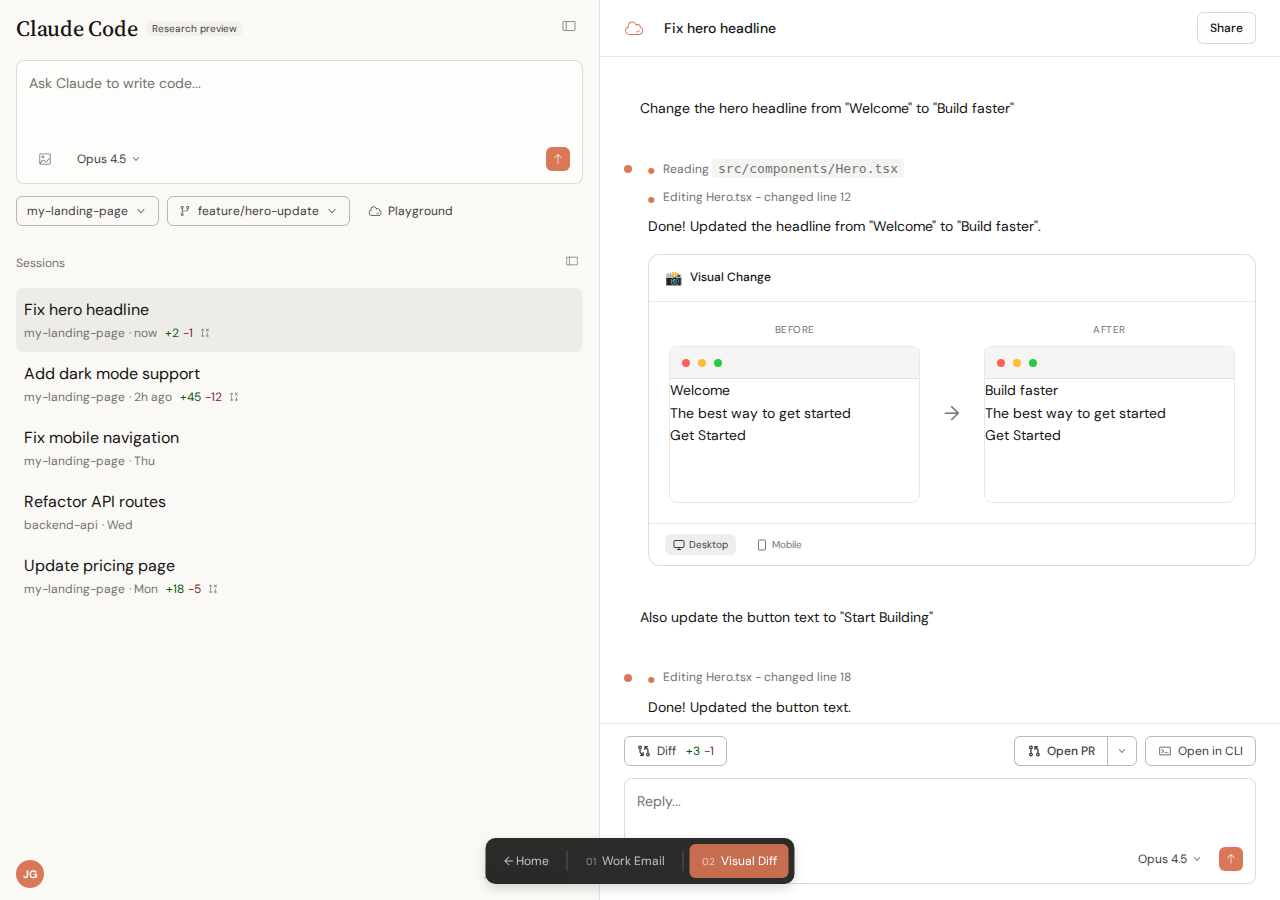
<file: demos/visual-diff/index.html>
<!DOCTYPE html>
<html lang="en">
<head>
    <meta charset="UTF-8">
    <meta name="viewport" content="width=device-width, initial-scale=1.0">
    <title>Visual Diff - Claude Code Web</title>
    <link rel="preconnect" href="https://fonts.googleapis.com">
    <link rel="preconnect" href="https://fonts.gstatic.com" crossorigin>
    <link href="https://fonts.googleapis.com/css2?family=DM+Sans:ital,opsz,wght@0,9..40,100..1000;1,9..40,100..1000&family=Source+Serif+4:ital,opsz,wght@0,8..60,200..900;1,8..60,200..900&display=swap" rel="stylesheet">
    <link rel="stylesheet" href="styles.css">
</head>
<body>
    <!-- Demo Navigation -->
    <nav class="demo-nav">
        <a href="../../">← Home</a>
        <span class="nav-divider"></span>
        <a href="../work-email-nudge/"><span class="nav-number">01</span> Work Email</a>
        <span class="nav-divider"></span>
        <a href="./" class="active"><span class="nav-number">02</span> Visual Diff</a>
    </nav>

    <div class="app-container">
        <!-- LEFT SIDEBAR -->
        <aside class="sidebar">
            <!-- Header -->
            <div class="sidebar-header">
                <a href="#" class="logo-link">
                    <span class="logo-text">Claude Code</span>
                </a>
                <span class="research-badge">Research preview</span>
                <button class="collapse-btn" aria-label="Collapse sidebar">
                    <svg width="20" height="20" viewBox="0 0 20 20" fill="currentColor" xmlns="http://www.w3.org/2000/svg">
                        <path d="M16.5 4C17.3284 4 18 4.67157 18 5.5V14.5C18 15.3284 17.3284 16 16.5 16H3.5C2.67157 16 2 15.3284 2 14.5V5.5C2 4.67157 2.67157 4 3.5 4H16.5ZM7 15H16.5C16.7761 15 17 14.7761 17 14.5V5.5C17 5.22386 16.7761 5 16.5 5H7V15ZM3.5 5C3.22386 5 3 5.22386 3 5.5V14.5C3 14.7761 3.22386 15 3.5 15H6V5H3.5Z"></path>
                    </svg>
                </button>
            </div>

            <!-- Input Container -->
            <div class="input-container">
                <textarea class="input-textarea" placeholder="Ask Claude to write code..."></textarea>
                <div class="input-actions">
                    <button class="input-btn" aria-label="Add images">
                        <svg width="16" height="16" viewBox="0 0 20 20" fill="currentColor" xmlns="http://www.w3.org/2000/svg">
                            <path d="M15.5 3C16.3284 3 17 3.67157 17 4.5V15.5C17 16.3284 16.3284 17 15.5 17H4.5C3.67157 17 3 16.3284 3 15.5V4.5C3 3.67157 3.67157 3 4.5 3H15.5ZM16 10.0322C15.4026 10.1074 14.9756 10.3152 14.6494 10.584C14.2258 10.9331 13.9326 11.4128 13.6768 11.9502C13.548 12.2205 13.4367 12.4868 13.3174 12.7598C13.2018 13.024 13.0781 13.2942 12.9365 13.5342C12.6711 13.984 12.2806 14.4263 11.6416 14.4922L11.5107 14.5C11.009 14.5107 10.6512 14.2369 10.3955 13.958C10.1569 13.6977 9.91864 13.3266 9.71973 13.0537C9.28642 12.4592 8.83389 12 8 12C7.60567 12 7.21862 12.164 6.83398 12.4717C6.44725 12.7811 6.08885 13.2159 5.7666 13.7012C5.27717 14.4383 4.91501 15.2181 4.66309 15.7646L4.55273 16H15.5C15.7761 16 16 15.7761 16 15.5V10.0322ZM4.5 4C4.22386 4 4 4.22386 4 4.5V14.8252C4.24166 14.3247 4.55701 13.7156 4.93359 13.1484C5.28624 12.6173 5.71144 12.0892 6.20996 11.6904C6.71064 11.29 7.31121 11 8 11C9.33272 11 10.045 11.8031 10.5273 12.4648C10.7862 12.82 10.944 13.0762 11.1328 13.2822C11.3043 13.4693 11.4058 13.5017 11.4893 13.5L11.5625 13.4932C11.7317 13.4659 11.8853 13.3481 12.0752 13.0264C12.1835 12.8428 12.2868 12.6205 12.4014 12.3584C12.5122 12.1049 12.6356 11.8101 12.7734 11.5205C13.0508 10.9379 13.4208 10.3 14.0137 9.81152C14.522 9.39284 15.1675 9.10805 16 9.02637V4.5C16 4.22386 15.7761 4 15.5 4H4.5ZM7.25 5.5C8.2165 5.5 9 6.2835 9 7.25C9 8.2165 8.2165 9 7.25 9C6.2835 9 5.5 8.2165 5.5 7.25C5.5 6.2835 6.2835 5.5 7.25 5.5ZM7.25 6.5C6.83579 6.5 6.5 6.83579 6.5 7.25C6.5 7.66421 6.83579 8 7.25 8C7.66421 8 8 7.66421 8 7.25C8 6.83579 7.66421 6.5 7.25 6.5Z"></path>
                        </svg>
                    </button>
                    <button class="model-btn">
                        Opus 4.5
                        <svg width="16" height="16" viewBox="0 0 20 20" fill="currentColor" xmlns="http://www.w3.org/2000/svg" class="opacity-75">
                            <path d="M14.128 7.16482C14.3126 6.95983 14.6298 6.94336 14.835 7.12771C15.0402 7.31242 15.0567 7.62952 14.8721 7.83477L10.372 12.835L10.2939 12.9053C10.2093 12.9667 10.1063 13 9.99995 13C9.85833 12.9999 9.72264 12.9402 9.62788 12.835L5.12778 7.83477L5.0682 7.75273C4.95072 7.55225 4.98544 7.28926 5.16489 7.12771C5.34445 6.96617 5.60969 6.95939 5.79674 7.09744L5.87193 7.16482L9.99995 11.7519L14.128 7.16482Z"></path>
                        </svg>
                    </button>
                    <button class="submit-btn" aria-label="Submit">
                        <svg width="16" height="16" viewBox="0 0 20 20" fill="currentColor" xmlns="http://www.w3.org/2000/svg">
                            <path d="M10 3C10.1326 3.00003 10.2598 3.05274 10.3535 3.14648L15.3536 8.14648C15.5486 8.34174 15.5487 8.6583 15.3536 8.85352C15.1583 9.04873 14.8418 9.04863 14.6465 8.85352L10.5 4.70703V16.5C10.5 16.7761 10.2761 16.9999 10 17C9.72389 17 9.50003 16.7761 9.50003 16.5V4.70703L5.35353 8.85352C5.15827 9.04862 4.84172 9.04868 4.6465 8.85352C4.45128 8.6583 4.45138 8.34176 4.6465 8.14648L9.64651 3.14648L9.72268 3.08398C9.8042 3.02967 9.90062 3 10 3Z"></path>
                        </svg>
                    </button>
                </div>
            </div>

            <!-- Repository Row -->
            <div class="repo-row">
                <button class="repo-btn">
                    my-landing-page
                    <svg width="12" height="12" viewBox="0 0 20 20" fill="currentColor" xmlns="http://www.w3.org/2000/svg" class="opacity-75">
                        <path d="M14.128 7.16482C14.3126 6.95983 14.6298 6.94336 14.835 7.12771C15.0402 7.31242 15.0567 7.62952 14.8721 7.83477L10.372 12.835L10.2939 12.9053C10.2093 12.9667 10.1063 13 9.99995 13C9.85833 12.9999 9.72264 12.9402 9.62788 12.835L5.12778 7.83477L5.0682 7.75273C4.95072 7.55225 4.98544 7.28926 5.16489 7.12771C5.34445 6.96617 5.60969 6.95939 5.79674 7.09744L5.87193 7.16482L9.99995 11.7519L14.128 7.16482Z"></path>
                    </svg>
                </button>
                <button class="repo-btn">
                    <svg width="16" height="16" viewBox="0 0 20 20" fill="currentColor" xmlns="http://www.w3.org/2000/svg">
                        <path d="M14 3C15.1046 3 16 3.89543 16 5C16 5.93162 15.3622 6.71129 14.5 6.93359V8C14.5 9.38071 13.3807 10.5 12 10.5H6.5V13.0654C7.36232 13.2877 8 14.0683 8 15C8 16.1046 7.10457 17 6 17C4.89543 17 4 16.1046 4 15C4 14.0683 4.63768 13.2877 5.5 13.0654V6.93359C4.6378 6.71129 4 5.93162 4 5C4 3.89543 4.89543 3 6 3C7.10457 3 8 3.89543 8 5C8 5.93162 7.3622 6.71129 6.5 6.93359V9.5H12C12.8284 9.5 13.5 8.82843 13.5 8V6.93359C12.6378 6.71129 12 5.93162 12 5C12 3.89543 12.8954 3 14 3ZM6 14C5.44772 14 5 14.4477 5 15C5 15.5523 5.44772 16 6 16C6.55228 16 7 15.5523 7 15C7 14.4477 6.55228 14 6 14ZM6 4C5.44772 4 5 4.44772 5 5C5 5.55228 5.44772 6 6 6C6.55228 6 7 5.55228 7 5C7 4.44772 6.55228 4 6 4ZM14 4C13.4477 4 13 4.44772 13 5C13 5.55228 13.4477 6 14 6C14.5523 6 15 5.55228 15 5C15 4.44772 14.5523 4 14 4Z"></path>
                    </svg>
                    feature/hero-update
                    <svg width="12" height="12" viewBox="0 0 20 20" fill="currentColor" xmlns="http://www.w3.org/2000/svg" class="opacity-75">
                        <path d="M14.128 7.16482C14.3126 6.95983 14.6298 6.94336 14.835 7.12771C15.0402 7.31242 15.0567 7.62952 14.8721 7.83477L10.372 12.835L10.2939 12.9053C10.2093 12.9667 10.1063 13 9.99995 13C9.85833 12.9999 9.72264 12.9402 9.62788 12.835L5.12778 7.83477L5.0682 7.75273C4.95072 7.55225 4.98544 7.28926 5.16489 7.12771C5.34445 6.96617 5.60969 6.95939 5.79674 7.09744L5.87193 7.16482L9.99995 11.7519L14.128 7.16482Z"></path>
                    </svg>
                </button>
                <button class="playground-btn">
                    <svg width="20" height="20" viewBox="0 0 20 20" fill="currentColor" xmlns="http://www.w3.org/2000/svg">
                        <path d="M15.0723 11.6431C15.3483 11.6446 15.5707 11.87 15.5693 12.146C15.5645 13.0858 14.9833 13.732 14.3457 14.0952C13.7237 14.4495 12.9549 14.5927 12.3818 14.4692C12.1123 14.4109 11.9412 14.1451 11.999 13.8755C12.0572 13.6056 12.3229 13.4336 12.5928 13.4917C12.8803 13.5537 13.3997 13.4844 13.8516 13.2271C14.2876 12.9786 14.5668 12.6132 14.5693 12.1411C14.5707 11.865 14.7962 11.6417 15.0723 11.6431Z"></path>
                        <path fill-rule="evenodd" clip-rule="evenodd" d="M6.99023 3.7212C8.17391 3.3825 9.53088 3.59916 10.6025 4.22217C11.4312 4.70397 12.1198 5.45139 12.416 6.40967C13.4006 5.79132 14.533 5.84863 15.3867 6.38819C15.7919 6.64427 16.1787 6.96964 16.418 7.46924C16.5999 7.84922 16.6774 8.29198 16.6553 8.81788C17.3724 8.96915 17.9693 9.42002 18.3984 9.98585C18.9312 10.6885 19.2422 11.6096 19.2422 12.5083C19.2418 14.9866 17.2346 16.9953 14.7578 17.0005L5.33984 16.9966L5.33008 16.9956C2.93683 16.8958 1.02677 14.9261 1.02637 12.5083C1.02637 11.5769 1.32924 10.5929 1.91309 9.85303C2.36442 9.28127 2.99059 8.85087 3.76074 8.7212C3.46545 7.69227 3.69114 6.67883 4.20215 5.84131C4.82148 4.82658 5.87225 4.0412 6.99023 3.7212ZM10.0996 5.08741C9.23837 4.58672 8.16122 4.42689 7.26562 4.68311C6.3851 4.93516 5.54318 5.56493 5.05664 6.36182C4.57868 7.14504 4.45514 8.06088 4.93066 8.95752C5.01649 9.11949 5.00665 9.31555 4.90527 9.46827C4.80381 9.62076 4.6268 9.70621 4.44434 9.68995C3.70236 9.62397 3.11744 9.94201 2.69824 10.4731C2.26896 11.0172 2.02637 11.7758 2.02637 12.5083C2.02677 14.3873 3.51098 15.9189 5.37109 15.9966L14.7559 15.9995C16.6817 15.9955 18.2418 14.4346 18.2422 12.5083C18.2422 11.8268 18.0018 11.1183 17.6016 10.5903C17.2026 10.0642 16.681 9.75837 16.1162 9.76319C15.9703 9.76444 15.8303 9.70127 15.7344 9.59131C15.6387 9.48144 15.5953 9.33511 15.6162 9.19092C15.7095 8.55167 15.6407 8.16332 15.5156 7.90186C15.3911 7.64168 15.18 7.44089 14.8525 7.23389C14.1915 6.81613 13.2203 6.82391 12.4424 7.68409C12.3057 7.83517 12.0907 7.88897 11.8994 7.81885C11.7081 7.74862 11.5788 7.56847 11.5723 7.36475C11.5407 6.3789 10.9536 5.58396 10.0996 5.08741Z"></path>
                    </svg>
                    Playground
                </button>
            </div>

            <!-- Sessions Header -->
            <div class="sessions-header">
                <span class="sessions-label">Sessions</span>
                <button class="sessions-filter-btn" aria-label="Filter sessions">
                    <svg width="16" height="16" viewBox="0 0 20 20" fill="currentColor" xmlns="http://www.w3.org/2000/svg">
                        <path d="M16.5 4C17.3284 4 18 4.67157 18 5.5V14.5C18 15.3284 17.3284 16 16.5 16H3.5C2.67157 16 2 15.3284 2 14.5V5.5C2 4.67157 2.67157 4 3.5 4H16.5ZM7 15H16.5C16.7761 15 17 14.7761 17 14.5V5.5C17 5.22386 16.7761 5 16.5 5H7V15ZM3.5 5C3.22386 5 3 5.22386 3 5.5V14.5C3 14.7761 3.22386 15 3.5 15H6V5H3.5Z"></path>
                    </svg>
                </button>
            </div>

            <!-- Sessions List -->
            <div class="sessions-list">
                <div class="session-item active">
                    <div class="session-title">Fix hero headline</div>
                    <div class="session-meta">
                        <span class="session-repo">my-landing-page</span>
                        <span class="session-time">· now</span>
                        <span class="session-diff">
                            <span class="diff-add">+2</span>
                            <span class="diff-remove">-1</span>
                            <svg class="diff-merge-icon" width="16" height="16" viewBox="0 0 20 20" fill="currentColor" xmlns="http://www.w3.org/2000/svg">
                                <path fill-rule="evenodd" clip-rule="evenodd" d="M6 3.00008C7.10457 3.00008 8 3.89551 8 5.00008C7.99993 5.93413 7.35883 6.71576 6.49316 6.93563C6.4959 6.9568 6.5 6.97817 6.5 7.00008V13.0001C6.49999 13.0217 6.49583 13.0427 6.49316 13.0636C7.35896 13.2834 8 14.0659 8 15.0001C7.99991 16.1046 7.10452 17.0001 6 17.0001C4.89548 17.0001 4.00009 16.1046 4 15.0001C4 14.0662 4.64053 13.2837 5.50586 13.0636C5.5032 13.0427 5.50001 13.0217 5.5 13.0001V7.00008C5.5 6.97821 5.50314 6.95676 5.50586 6.93563C4.64066 6.71543 4.00007 5.9338 4 5.00008C4 3.89551 4.89543 3.00008 6 3.00008ZM6 14.0001C5.44772 14.0001 5 14.4478 5 15.0001C5.00009 15.5523 5.44777 16.0001 6 16.0001C6.55223 16.0001 6.99991 15.5523 7 15.0001C7 14.4478 6.55228 14.0001 6 14.0001ZM6 4.00008C5.44772 4.00008 5 4.4478 5 5.00008C5.00009 5.5523 5.44777 6.00008 6 6.00008C6.55223 6.00008 6.99991 5.5523 7 5.00008C7 4.4478 6.55228 4.00008 6 4.00008Z"></path>
                                <path fill-rule="evenodd" clip-rule="evenodd" d="M14 9.00008C14.2761 9.00008 14.5 9.22394 14.5 9.50008V13.0001C14.5 13.0217 14.4958 13.0427 14.4932 13.0636C15.359 13.2834 16 14.0659 16 15.0001C15.9999 16.1046 15.1045 17.0001 14 17.0001C12.8955 17.0001 12.0001 16.1046 12 15.0001C12 14.0662 12.6405 13.2837 13.5059 13.0636C13.5032 13.0427 13.5 13.0217 13.5 13.0001V9.50008C13.5 9.22394 13.7239 9.00008 14 9.00008ZM14 14.0001C13.4477 14.0001 13 14.4478 13 15.0001C13.0001 15.5523 13.4478 16.0001 14 16.0001C14.5522 16.0001 14.9999 15.5523 15 15.0001C15 14.4478 14.5523 14.0001 14 14.0001Z"></path>
                                <path d="M15.6465 2.64657C15.8417 2.45131 16.1583 2.45131 16.3535 2.64657C16.5487 2.84184 16.5488 3.15836 16.3535 3.3536L14.707 5.00008L16.3535 6.64657C16.5487 6.84184 16.5488 7.15836 16.3535 7.3536C16.1583 7.54876 15.8417 7.54876 15.6465 7.3536L14 5.70712L12.3535 7.3536C12.1583 7.54857 11.8417 7.54869 11.6465 7.3536C11.4513 7.15843 11.4515 6.84185 11.6465 6.64657L13.293 5.00008L11.6465 3.3536C11.4515 3.15834 11.4514 2.84175 11.6465 2.64657C11.8417 2.4514 12.1582 2.45157 12.3535 2.64657L14 4.29305L15.6465 2.64657Z"></path>
                            </svg>
                        </span>
                    </div>
                </div>

                <div class="session-item">
                    <div class="session-title">Add dark mode support</div>
                    <div class="session-meta">
                        <span class="session-repo">my-landing-page</span>
                        <span class="session-time">· 2h ago</span>
                        <span class="session-diff">
                            <span class="diff-add">+45</span>
                            <span class="diff-remove">-12</span>
                            <svg class="diff-merge-icon" width="16" height="16" viewBox="0 0 20 20" fill="currentColor" xmlns="http://www.w3.org/2000/svg">
                                <path fill-rule="evenodd" clip-rule="evenodd" d="M6 3.00008C7.10457 3.00008 8 3.89551 8 5.00008C7.99993 5.93413 7.35883 6.71576 6.49316 6.93563C6.4959 6.9568 6.5 6.97817 6.5 7.00008V13.0001C6.49999 13.0217 6.49583 13.0427 6.49316 13.0636C7.35896 13.2834 8 14.0659 8 15.0001C7.99991 16.1046 7.10452 17.0001 6 17.0001C4.89548 17.0001 4.00009 16.1046 4 15.0001C4 14.0662 4.64053 13.2837 5.50586 13.0636C5.5032 13.0427 5.50001 13.0217 5.5 13.0001V7.00008C5.5 6.97821 5.50314 6.95676 5.50586 6.93563C4.64066 6.71543 4.00007 5.9338 4 5.00008C4 3.89551 4.89543 3.00008 6 3.00008ZM6 14.0001C5.44772 14.0001 5 14.4478 5 15.0001C5.00009 15.5523 5.44777 16.0001 6 16.0001C6.55223 16.0001 6.99991 15.5523 7 15.0001C7 14.4478 6.55228 14.0001 6 14.0001ZM6 4.00008C5.44772 4.00008 5 4.4478 5 5.00008C5.00009 5.5523 5.44777 6.00008 6 6.00008C6.55223 6.00008 6.99991 5.5523 7 5.00008C7 4.4478 6.55228 4.00008 6 4.00008Z"></path>
                                <path fill-rule="evenodd" clip-rule="evenodd" d="M14 9.00008C14.2761 9.00008 14.5 9.22394 14.5 9.50008V13.0001C14.5 13.0217 14.4958 13.0427 14.4932 13.0636C15.359 13.2834 16 14.0659 16 15.0001C15.9999 16.1046 15.1045 17.0001 14 17.0001C12.8955 17.0001 12.0001 16.1046 12 15.0001C12 14.0662 12.6405 13.2837 13.5059 13.0636C13.5032 13.0427 13.5 13.0217 13.5 13.0001V9.50008C13.5 9.22394 13.7239 9.00008 14 9.00008ZM14 14.0001C13.4477 14.0001 13 14.4478 13 15.0001C13.0001 15.5523 13.4478 16.0001 14 16.0001C14.5522 16.0001 14.9999 15.5523 15 15.0001C15 14.4478 14.5523 14.0001 14 14.0001Z"></path>
                                <path d="M15.6465 2.64657C15.8417 2.45131 16.1583 2.45131 16.3535 2.64657C16.5487 2.84184 16.5488 3.15836 16.3535 3.3536L14.707 5.00008L16.3535 6.64657C16.5487 6.84184 16.5488 7.15836 16.3535 7.3536C16.1583 7.54876 15.8417 7.54876 15.6465 7.3536L14 5.70712L12.3535 7.3536C12.1583 7.54857 11.8417 7.54869 11.6465 7.3536C11.4513 7.15843 11.4515 6.84185 11.6465 6.64657L13.293 5.00008L11.6465 3.3536C11.4515 3.15834 11.4514 2.84175 11.6465 2.64657C11.8417 2.4514 12.1582 2.45157 12.3535 2.64657L14 4.29305L15.6465 2.64657Z"></path>
                            </svg>
                        </span>
                    </div>
                </div>

                <div class="session-item">
                    <div class="session-title">Fix mobile navigation</div>
                    <div class="session-meta">
                        <span class="session-repo">my-landing-page</span>
                        <span class="session-time">· Thu</span>
                    </div>
                </div>

                <div class="session-item">
                    <div class="session-title">Refactor API routes</div>
                    <div class="session-meta">
                        <span class="session-repo">backend-api</span>
                        <span class="session-time">· Wed</span>
                    </div>
                </div>

                <div class="session-item">
                    <div class="session-title">Update pricing page</div>
                    <div class="session-meta">
                        <span class="session-repo">my-landing-page</span>
                        <span class="session-time">· Mon</span>
                        <span class="session-diff">
                            <span class="diff-add">+18</span>
                            <span class="diff-remove">-5</span>
                            <svg class="diff-merge-icon" width="16" height="16" viewBox="0 0 20 20" fill="currentColor" xmlns="http://www.w3.org/2000/svg">
                                <path fill-rule="evenodd" clip-rule="evenodd" d="M6 3.00008C7.10457 3.00008 8 3.89551 8 5.00008C7.99993 5.93413 7.35883 6.71576 6.49316 6.93563C6.4959 6.9568 6.5 6.97817 6.5 7.00008V13.0001C6.49999 13.0217 6.49583 13.0427 6.49316 13.0636C7.35896 13.2834 8 14.0659 8 15.0001C7.99991 16.1046 7.10452 17.0001 6 17.0001C4.89548 17.0001 4.00009 16.1046 4 15.0001C4 14.0662 4.64053 13.2837 5.50586 13.0636C5.5032 13.0427 5.50001 13.0217 5.5 13.0001V7.00008C5.5 6.97821 5.50314 6.95676 5.50586 6.93563C4.64066 6.71543 4.00007 5.9338 4 5.00008C4 3.89551 4.89543 3.00008 6 3.00008ZM6 14.0001C5.44772 14.0001 5 14.4478 5 15.0001C5.00009 15.5523 5.44777 16.0001 6 16.0001C6.55223 16.0001 6.99991 15.5523 7 15.0001C7 14.4478 6.55228 14.0001 6 14.0001ZM6 4.00008C5.44772 4.00008 5 4.4478 5 5.00008C5.00009 5.5523 5.44777 6.00008 6 6.00008C6.55223 6.00008 6.99991 5.5523 7 5.00008C7 4.4478 6.55228 4.00008 6 4.00008Z"></path>
                                <path fill-rule="evenodd" clip-rule="evenodd" d="M14 9.00008C14.2761 9.00008 14.5 9.22394 14.5 9.50008V13.0001C14.5 13.0217 14.4958 13.0427 14.4932 13.0636C15.359 13.2834 16 14.0659 16 15.0001C15.9999 16.1046 15.1045 17.0001 14 17.0001C12.8955 17.0001 12.0001 16.1046 12 15.0001C12 14.0662 12.6405 13.2837 13.5059 13.0636C13.5032 13.0427 13.5 13.0217 13.5 13.0001V9.50008C13.5 9.22394 13.7239 9.00008 14 9.00008ZM14 14.0001C13.4477 14.0001 13 14.4478 13 15.0001C13.0001 15.5523 13.4478 16.0001 14 16.0001C14.5522 16.0001 14.9999 15.5523 15 15.0001C15 14.4478 14.5523 14.0001 14 14.0001Z"></path>
                                <path d="M15.6465 2.64657C15.8417 2.45131 16.1583 2.45131 16.3535 2.64657C16.5487 2.84184 16.5488 3.15836 16.3535 3.3536L14.707 5.00008L16.3535 6.64657C16.5487 6.84184 16.5488 7.15836 16.3535 7.3536C16.1583 7.54876 15.8417 7.54876 15.6465 7.3536L14 5.70712L12.3535 7.3536C12.1583 7.54857 11.8417 7.54869 11.6465 7.3536C11.4513 7.15843 11.4515 6.84185 11.6465 6.64657L13.293 5.00008L11.6465 3.3536C11.4515 3.15834 11.4514 2.84175 11.6465 2.64657C11.8417 2.4514 12.1582 2.45157 12.3535 2.64657L14 4.29305L15.6465 2.64657Z"></path>
                            </svg>
                        </span>
                    </div>
                </div>
            </div>

            <!-- Bottom Section -->
            <div class="sidebar-bottom">
                <div class="user-row">
                    <button class="user-avatar">JG</button>
                    <button class="report-btn">
                        <svg width="20" height="20" viewBox="0 0 20 20" fill="currentColor" xmlns="http://www.w3.org/2000/svg">
                            <path fill-rule="evenodd" clip-rule="evenodd" d="M11.5 1C11.7761 1 12 1.22386 12 1.5C12 2.13278 11.8719 2.75763 11.627 3.33887C11.7378 3.40083 11.8451 3.47024 11.9453 3.55371C12.4352 3.96209 12.7209 4.5806 12.9746 5.3418C13.2736 6.23894 13.1297 7.16577 12.583 7.86914C12.3104 8.21963 11.9476 8.50066 11.5137 8.69531C11.5597 8.74871 11.6033 8.8042 11.6436 8.8623H12.5C13.3284 8.8623 13.9999 8.19068 14 7.3623V4.5C14.0001 4.2239 14.2239 4 14.5 4C14.7761 4 14.9999 4.2239 15 4.5V7.3623C14.9999 8.74296 13.8807 9.8623 12.5 9.8623H11.9932C12.0007 9.97267 11.9999 10.0858 11.9893 10.1953L14.6475 11.6309C15.4558 12.0673 15.9599 12.9124 15.96 13.8311V16.7871C15.96 17.0633 15.7361 17.2871 15.46 17.2871C15.1838 17.2871 14.96 17.0632 14.96 16.7871V13.8311C14.9599 13.2799 14.6578 12.7726 14.1729 12.5107L11.6387 11.1436C11.5967 11.2036 11.5511 11.2605 11.5029 11.3154C11.8169 11.4581 12.1073 11.6503 12.3535 11.8965C12.991 12.534 13.2731 13.47 12.9854 14.6211C12.7362 15.6175 12.4669 16.4599 12.0244 17.0498C11.5446 17.6894 10.8891 18 10 18C9.10597 18 8.44903 17.6774 7.9707 17.0361C7.52841 16.4429 7.25985 15.6019 7.01465 14.6211C6.73046 13.4841 7.01495 12.5504 7.64746 11.9111C7.8939 11.6621 8.18546 11.4669 8.50098 11.3213C8.45099 11.2646 8.40374 11.2057 8.36035 11.1436L5.82812 12.5107C5.34315 12.7726 5.04105 13.2799 5.04102 13.8311V16.7871C5.04102 17.0631 4.817 17.2869 4.54102 17.2871C4.26487 17.2871 4.04102 17.0633 4.04102 16.7871V13.8311C4.04105 12.9125 4.5443 12.0673 5.35254 11.6309L8.00977 10.1953C7.99916 10.0859 7.99933 9.97264 8.00684 9.8623H7.5C6.11931 9.8623 5.00004 8.74298 5 7.3623V4.5C5.00004 4.22389 5.22388 4 5.5 4C5.77612 4 5.99996 4.22389 6 4.5V7.3623C6.00004 8.1907 6.6716 8.8623 7.5 8.8623H8.35645C8.39662 8.80438 8.43944 8.74857 8.48535 8.69531C8.0519 8.50072 7.69041 8.21935 7.41797 7.86914C6.87105 7.16571 6.72727 6.23909 7.02637 5.3418C7.28015 4.58052 7.56564 3.96206 8.05566 3.55371C8.15552 3.47052 8.26166 3.40068 8.37207 3.33887C8.12721 2.75773 8.00001 2.13265 8 1.5C8 1.22386 8.22386 1 8.5 1C8.77614 1.00001 9 1.22386 9 1.5C9.00001 2.03175 9.11422 2.55658 9.33301 3.04004C9.54201 3.01291 9.76434 3.00002 10 3C10.2354 3.00001 10.4571 3.01297 10.666 3.04004C10.8849 2.55648 11 2.03188 11 1.5C11 1.22386 11.2239 1 11.5 1ZM10 12C9.35386 12 8.74443 12.2242 8.3584 12.6143C7.99332 12.9832 7.77797 13.5494 7.98535 14.3789C8.23177 15.3645 8.46301 16.0235 8.77246 16.4385C9.04617 16.8054 9.39414 17 10 17C10.6105 17 10.9545 16.8102 11.2246 16.4502C11.5321 16.0402 11.7638 15.3824 12.0146 14.3789C12.2268 13.5302 12.0089 12.966 11.6465 12.6035C11.2615 12.2186 10.6507 12 10 12ZM10 9C9.44772 9 9 9.44771 9 10C9 10.5523 9.44772 11 10 11C10.5523 11 11 10.5523 11 10C11 9.44771 10.5523 9 10 9ZM10 4C9.29713 4.00005 8.9381 4.11911 8.69531 4.32129C8.43541 4.53787 8.22079 4.9197 7.97461 5.6582C7.77382 6.26071 7.88018 6.83437 8.20801 7.25586C8.53558 7.6766 9.12832 7.99989 10 8C10.8719 7.99989 11.4654 7.67673 11.793 7.25586C12.1206 6.83443 12.2271 6.26054 12.0264 5.6582C11.7803 4.91988 11.5654 4.53793 11.3057 4.32129C11.0629 4.11896 10.7031 4.00005 10 4Z"></path>
                        </svg>
                        Report issue
                    </button>
                </div>
            </div>
        </aside>

        <!-- MAIN AREA -->
        <main class="main-area">
            <!-- Header -->
            <div class="main-header">
                <svg class="main-header-icon" width="20" height="20" viewBox="0 0 20 20" fill="currentColor" xmlns="http://www.w3.org/2000/svg">
                    <path d="M15.0723 11.6431C15.3483 11.6446 15.5707 11.87 15.5693 12.146C15.5645 13.0858 14.9833 13.732 14.3457 14.0952C13.7237 14.4495 12.9549 14.5927 12.3818 14.4692C12.1123 14.4109 11.9412 14.1451 11.999 13.8755C12.0572 13.6056 12.3229 13.4336 12.5928 13.4917C12.8803 13.5537 13.3997 13.4844 13.8516 13.2271C14.2876 12.9786 14.5668 12.6132 14.5693 12.1411C14.5707 11.865 14.7962 11.6417 15.0723 11.6431Z"></path>
                    <path fill-rule="evenodd" clip-rule="evenodd" d="M6.99023 3.7212C8.17391 3.3825 9.53088 3.59916 10.6025 4.22217C11.4312 4.70397 12.1198 5.45139 12.416 6.40967C13.4006 5.79132 14.533 5.84863 15.3867 6.38819C15.7919 6.64427 16.1787 6.96964 16.418 7.46924C16.5999 7.84922 16.6774 8.29198 16.6553 8.81788C17.3724 8.96915 17.9693 9.42002 18.3984 9.98585C18.9312 10.6885 19.2422 11.6096 19.2422 12.5083C19.2418 14.9866 17.2346 16.9953 14.7578 17.0005L5.33984 16.9966L5.33008 16.9956C2.93683 16.8958 1.02677 14.9261 1.02637 12.5083C1.02637 11.5769 1.32924 10.5929 1.91309 9.85303C2.36442 9.28127 2.99059 8.85087 3.76074 8.7212C3.46545 7.69227 3.69114 6.67883 4.20215 5.84131C4.82148 4.82658 5.87225 4.0412 6.99023 3.7212ZM10.0996 5.08741C9.23837 4.58672 8.16122 4.42689 7.26562 4.68311C6.3851 4.93516 5.54318 5.56493 5.05664 6.36182C4.57868 7.14504 4.45514 8.06088 4.93066 8.95752C5.01649 9.11949 5.00665 9.31555 4.90527 9.46827C4.80381 9.62076 4.6268 9.70621 4.44434 9.68995C3.70236 9.62397 3.11744 9.94201 2.69824 10.4731C2.26896 11.0172 2.02637 11.7758 2.02637 12.5083C2.02677 14.3873 3.51098 15.9189 5.37109 15.9966L14.7559 15.9995C16.6817 15.9955 18.2418 14.4346 18.2422 12.5083C18.2422 11.8268 18.0018 11.1183 17.6016 10.5903C17.2026 10.0642 16.681 9.75837 16.1162 9.76319C15.9703 9.76444 15.8303 9.70127 15.7344 9.59131C15.6387 9.48144 15.5953 9.33511 15.6162 9.19092C15.7095 8.55167 15.6407 8.16332 15.5156 7.90186C15.3911 7.64168 15.18 7.44089 14.8525 7.23389C14.1915 6.81613 13.2203 6.82391 12.4424 7.68409C12.3057 7.83517 12.0907 7.88897 11.8994 7.81885C11.7081 7.74862 11.5788 7.56847 11.5723 7.36475C11.5407 6.3789 10.9536 5.58396 10.0996 5.08741Z"></path>
                </svg>
                <button class="session-title-btn">Fix hero headline</button>
                <button class="share-btn">Share</button>
            </div>

            <!-- Conversation Thread -->
            <div class="conversation">
                <!-- User Message -->
                <div class="message user">
                    <div class="message-content">
                        <p>Change the hero headline from "Welcome" to "Build faster"</p>
                    </div>
                </div>

                <!-- Claude Message -->
                <div class="message assistant">
                    <div class="message-content">
                        <div class="thinking-step">
                            <span class="thinking-bullet">●</span>
                            <span>Reading <code>src/components/Hero.tsx</code></span>
                        </div>
                        <div class="thinking-step">
                            <span class="thinking-bullet">●</span>
                            <span>Editing Hero.tsx - changed line 12</span>
                        </div>
                        <p>Done! Updated the headline from "Welcome" to "Build faster".</p>

                        <!-- Visual Diff Block -->
                        <div class="visual-diff">
                            <div class="visual-diff-header">
                                <span class="visual-diff-icon">📸</span>
                                <span class="visual-diff-title">Visual Change</span>
                            </div>
                            <div class="visual-diff-body">
                                <div class="visual-diff-panel">
                                    <div class="visual-diff-label">Before</div>
                                    <div class="visual-diff-screenshot">
                                        <div class="mock-screenshot">
                                            <div class="mock-nav">
                                                <span class="mock-nav-dot red"></span>
                                                <span class="mock-nav-dot yellow"></span>
                                                <span class="mock-nav-dot green"></span>
                                            </div>
                                            <div class="mock-content">
                                                <div class="mock-headline">Welcome</div>
                                                <div class="mock-subtext">The best way to get started</div>
                                                <div class="mock-button">Get Started</div>
                                            </div>
                                        </div>
                                    </div>
                                </div>
                                <span class="visual-diff-arrow">→</span>
                                <div class="visual-diff-panel">
                                    <div class="visual-diff-label">After</div>
                                    <div class="visual-diff-screenshot">
                                        <div class="mock-screenshot">
                                            <div class="mock-nav">
                                                <span class="mock-nav-dot red"></span>
                                                <span class="mock-nav-dot yellow"></span>
                                                <span class="mock-nav-dot green"></span>
                                            </div>
                                            <div class="mock-content">
                                                <div class="mock-headline changed">Build faster</div>
                                                <div class="mock-subtext">The best way to get started</div>
                                                <div class="mock-button">Get Started</div>
                                            </div>
                                        </div>
                                    </div>
                                </div>
                            </div>
                            <div class="visual-diff-footer">
                                <button class="viewport-btn active">
                                    <svg viewBox="0 0 24 24" fill="none" stroke="currentColor" stroke-width="2" style="width: 12px; height: 12px;">
                                        <rect x="2" y="3" width="20" height="14" rx="2"/>
                                        <path d="M8 21h8M12 17v4"/>
                                    </svg>
                                    Desktop
                                </button>
                                <button class="viewport-btn">
                                    <svg viewBox="0 0 24 24" fill="none" stroke="currentColor" stroke-width="2" style="width: 12px; height: 12px;">
                                        <rect x="5" y="2" width="14" height="20" rx="2"/>
                                        <path d="M12 18h.01"/>
                                    </svg>
                                    Mobile
                                </button>
                            </div>
                        </div>
                    </div>
                </div>

                <!-- User Message 2 -->
                <div class="message user">
                    <div class="message-content">
                        <p>Also update the button text to "Start Building"</p>
                    </div>
                </div>

                <!-- Claude Message 2 -->
                <div class="message assistant">
                    <div class="message-content">
                        <div class="thinking-step">
                            <span class="thinking-bullet">●</span>
                            <span>Editing Hero.tsx - changed line 18</span>
                        </div>
                        <p>Done! Updated the button text.</p>

                        <!-- Visual Diff Block 2 -->
                        <div class="visual-diff">
                            <div class="visual-diff-header">
                                <span class="visual-diff-icon">📸</span>
                                <span class="visual-diff-title">Visual Change #2</span>
                            </div>
                            <div class="visual-diff-body">
                                <div class="visual-diff-panel">
                                    <div class="visual-diff-label">Before</div>
                                    <div class="visual-diff-screenshot">
                                        <div class="mock-screenshot">
                                            <div class="mock-nav">
                                                <span class="mock-nav-dot red"></span>
                                                <span class="mock-nav-dot yellow"></span>
                                                <span class="mock-nav-dot green"></span>
                                            </div>
                                            <div class="mock-content">
                                                <div class="mock-headline changed">Build faster</div>
                                                <div class="mock-subtext">The best way to get started</div>
                                                <div class="mock-button">Get Started</div>
                                            </div>
                                        </div>
                                    </div>
                                </div>
                                <span class="visual-diff-arrow">→</span>
                                <div class="visual-diff-panel">
                                    <div class="visual-diff-label">After</div>
                                    <div class="visual-diff-screenshot">
                                        <div class="mock-screenshot">
                                            <div class="mock-nav">
                                                <span class="mock-nav-dot red"></span>
                                                <span class="mock-nav-dot yellow"></span>
                                                <span class="mock-nav-dot green"></span>
                                            </div>
                                            <div class="mock-content">
                                                <div class="mock-headline changed">Build faster</div>
                                                <div class="mock-subtext">The best way to get started</div>
                                                <div class="mock-button changed">Start Building</div>
                                            </div>
                                        </div>
                                    </div>
                                </div>
                            </div>
                            <div class="visual-diff-footer">
                                <button class="viewport-btn active">
                                    <svg viewBox="0 0 24 24" fill="none" stroke="currentColor" stroke-width="2" style="width: 12px; height: 12px;">
                                        <rect x="2" y="3" width="20" height="14" rx="2"/>
                                        <path d="M8 21h8M12 17v4"/>
                                    </svg>
                                    Desktop
                                </button>
                                <button class="viewport-btn">
                                    <svg viewBox="0 0 24 24" fill="none" stroke="currentColor" stroke-width="2" style="width: 12px; height: 12px;">
                                        <rect x="5" y="2" width="14" height="20" rx="2"/>
                                        <path d="M12 18h.01"/>
                                    </svg>
                                    Mobile
                                </button>
                            </div>
                        </div>
                    </div>
                </div>
            </div>

            <!-- Bottom Section -->
            <div class="main-bottom">
                <!-- Action Bar (Diff, Create PR, Open in CLI) -->
                <div class="action-bar">
                    <button class="diff-btn">
                        <svg xmlns="http://www.w3.org/2000/svg" width="16" height="16" fill="currentColor" viewBox="0 0 256 256" class="diff-icon">
                            <path d="M112,148a12,12,0,0,0-12,12v19L69.17,148.2A4,4,0,0,1,68,145.37V97.94a36,36,0,1,0-24,0v47.43a27.81,27.81,0,0,0,8.2,19.8L83,196H64a12,12,0,0,0,0,24h48a12,12,0,0,0,12-12V160A12,12,0,0,0,112,148ZM56,52A12,12,0,1,1,44,64,12,12,0,0,1,56,52ZM212,158.06V110.63a27.81,27.81,0,0,0-8.2-19.8L173,60h19a12,12,0,0,0,0-24H144a12,12,0,0,0-12,12V96a12,12,0,0,0,24,0V77l30.83,30.83a4,4,0,0,1,1.17,2.83v47.43a36,36,0,1,0,24,0ZM200,204a12,12,0,1,1,12-12A12,12,0,0,1,200,204Z"></path>
                        </svg>
                        Diff
                        <span class="diff-stats">
                            <span class="diff-add">+3</span>
                            <span class="diff-remove">-1</span>
                        </span>
                    </button>
                    <div class="action-bar-right">
                        <div class="create-pr-wrapper">
                            <button class="create-pr-btn" id="createPrBtn">
                                <svg xmlns="http://www.w3.org/2000/svg" width="16" height="16" fill="currentColor" viewBox="0 0 256 256" class="pr-icon">
                                    <path d="M108,64A36,36,0,1,0,60,97.94v60.12a36,36,0,1,0,24,0V97.94A36.07,36.07,0,0,0,108,64ZM72,52A12,12,0,1,1,60,64,12,12,0,0,1,72,52Zm0,152a12,12,0,1,1,12-12A12,12,0,0,1,72,204Zm140-45.94V110.63a27.81,27.81,0,0,0-8.2-19.8L173,60h19a12,12,0,0,0,0-24H144a12,12,0,0,0-12,12V96a12,12,0,0,0,24,0V77l30.83,30.83a4,4,0,0,1,1.17,2.83v47.43a36,36,0,1,0,24,0ZM200,204a12,12,0,1,1,12-12A12,12,0,0,1,200,204Z"></path>
                                </svg>
                                Open PR
                            </button>
                            <button class="create-pr-chevron" id="createPrChevron" aria-label="PR options">
                                <svg width="12" height="12" viewBox="0 0 20 20" fill="currentColor" xmlns="http://www.w3.org/2000/svg">
                                    <path d="M14.128 7.16482C14.3126 6.95983 14.6298 6.94336 14.835 7.12771C15.0402 7.31242 15.0567 7.62952 14.8721 7.83477L10.372 12.835L10.2939 12.9053C10.2093 12.9667 10.1063 13 9.99995 13C9.85833 12.9999 9.72264 12.9402 9.62788 12.835L5.12778 7.83477L5.0682 7.75273C4.95072 7.55225 4.98544 7.28926 5.16489 7.12771C5.34445 6.96617 5.60969 6.95939 5.79674 7.09744L5.87193 7.16482L9.99995 11.7519L14.128 7.16482Z"></path>
                                </svg>
                            </button>
                            <!-- Dropdown Menu -->
                            <div class="pr-dropdown" id="prDropdown">
                                <button class="pr-dropdown-item active" id="openPrBtn">
                                    <svg xmlns="http://www.w3.org/2000/svg" width="16" height="16" fill="currentColor" viewBox="0 0 256 256" class="checkmark-icon">
                                        <path d="M229.66,77.66l-128,128a8,8,0,0,1-11.32,0l-56-56a8,8,0,0,1,11.32-11.32L96,188.69,218.34,66.34a8,8,0,0,1,11.32,11.32Z"></path>
                                    </svg>
                                    Open PR
                                </button>
                                <button class="pr-dropdown-item">
                                    Open draft PR
                                </button>
                                <button class="pr-dropdown-item">
                                    View on GitHub
                                </button>
                            </div>
                        </div>
                        <button class="open-cli-btn">
                            <svg width="16" height="16" viewBox="0 0 20 20" fill="currentColor" xmlns="http://www.w3.org/2000/svg" class="cli-icon">
                                <path d="M5.14648 7.14648C5.34175 6.95122 5.65825 6.95122 5.85352 7.14648L8.35352 9.64648C8.44728 9.74025 8.5 9.86739 8.5 10C8.5 10.0994 8.47037 10.1958 8.41602 10.2773L8.35352 10.3535L5.85352 12.8535C5.65825 13.0488 5.34175 13.0488 5.14648 12.8535C4.95122 12.6583 4.95122 12.3417 5.14648 12.1465L7.29297 10L5.14648 7.85352C4.95122 7.65825 4.95122 7.34175 5.14648 7.14648Z"></path>
                                <path d="M14.5 12C14.7761 12 15 12.2239 15 12.5C15 12.7761 14.7761 13 14.5 13H9.5C9.22386 13 9 12.7761 9 12.5C9 12.2239 9.22386 12 9.5 12H14.5Z"></path>
                                <path fill-rule="evenodd" clip-rule="evenodd" d="M16.5 4C17.3284 4 18 4.67157 18 5.5V14.5C18 15.3284 17.3284 16 16.5 16H3.5C2.67157 16 2 15.3284 2 14.5V5.5C2 4.67157 2.67157 4 3.5 4H16.5ZM3.5 5C3.22386 5 3 5.22386 3 5.5V14.5C3 14.7761 3.22386 15 3.5 15H16.5C16.7761 15 17 14.7761 17 14.5V5.5C17 5.22386 16.7761 5 16.5 5H3.5Z"></path>
                            </svg>
                            Open in CLI
                        </button>
                    </div>
                </div>

                <!-- Reply Input -->
                <div class="reply-input">
                    <textarea class="reply-textarea" placeholder="Reply..."></textarea>
                    <div class="reply-actions">
                        <button class="input-btn" aria-label="Add images">
                            <svg width="16" height="16" viewBox="0 0 20 20" fill="currentColor" xmlns="http://www.w3.org/2000/svg">
                                <path d="M15.5 3C16.3284 3 17 3.67157 17 4.5V15.5C17 16.3284 16.3284 17 15.5 17H4.5C3.67157 17 3 16.3284 3 15.5V4.5C3 3.67157 3.67157 3 4.5 3H15.5ZM16 10.0322C15.4026 10.1074 14.9756 10.3152 14.6494 10.584C14.2258 10.9331 13.9326 11.4128 13.6768 11.9502C13.548 12.2205 13.4367 12.4868 13.3174 12.7598C13.2018 13.024 13.0781 13.2942 12.9365 13.5342C12.6711 13.984 12.2806 14.4263 11.6416 14.4922L11.5107 14.5C11.009 14.5107 10.6512 14.2369 10.3955 13.958C10.1569 13.6977 9.91864 13.3266 9.71973 13.0537C9.28642 12.4592 8.83389 12 8 12C7.60567 12 7.21862 12.164 6.83398 12.4717C6.44725 12.7811 6.08885 13.2159 5.7666 13.7012C5.27717 14.4383 4.91501 15.2181 4.66309 15.7646L4.55273 16H15.5C15.7761 16 16 15.7761 16 15.5V10.0322ZM4.5 4C4.22386 4 4 4.22386 4 4.5V14.8252C4.24166 14.3247 4.55701 13.7156 4.93359 13.1484C5.28624 12.6173 5.71144 12.0892 6.20996 11.6904C6.71064 11.29 7.31121 11 8 11C9.33272 11 10.045 11.8031 10.5273 12.4648C10.7862 12.82 10.944 13.0762 11.1328 13.2822C11.3043 13.4693 11.4058 13.5017 11.4893 13.5L11.5625 13.4932C11.7317 13.4659 11.8853 13.3481 12.0752 13.0264C12.1835 12.8428 12.2868 12.6205 12.4014 12.3584C12.5122 12.1049 12.6356 11.8101 12.7734 11.5205C13.0508 10.9379 13.4208 10.3 14.0137 9.81152C14.522 9.39284 15.1675 9.10805 16 9.02637V4.5C16 4.22386 15.7761 4 15.5 4H4.5ZM7.25 5.5C8.2165 5.5 9 6.2835 9 7.25C9 8.2165 8.2165 9 7.25 9C6.2835 9 5.5 8.2165 5.5 7.25C5.5 6.2835 6.2835 5.5 7.25 5.5ZM7.25 6.5C6.83579 6.5 6.5 6.83579 6.5 7.25C6.5 7.66421 6.83579 8 7.25 8C7.66421 8 8 7.66421 8 7.25C8 6.83579 7.66421 6.5 7.25 6.5Z"></path>
                            </svg>
                        </button>
                        <div class="reply-actions-right">
                            <button class="model-btn">
                                Opus 4.5
                                <svg width="16" height="16" viewBox="0 0 20 20" fill="currentColor" xmlns="http://www.w3.org/2000/svg" class="opacity-75">
                                    <path d="M14.128 7.16482C14.3126 6.95983 14.6298 6.94336 14.835 7.12771C15.0402 7.31242 15.0567 7.62952 14.8721 7.83477L10.372 12.835L10.2939 12.9053C10.2093 12.9667 10.1063 13 9.99995 13C9.85833 12.9999 9.72264 12.9402 9.62788 12.835L5.12778 7.83477L5.0682 7.75273C4.95072 7.55225 4.98544 7.28926 5.16489 7.12771C5.34445 6.96617 5.60969 6.95939 5.79674 7.09744L5.87193 7.16482L9.99995 11.7519L14.128 7.16482Z"></path>
                                </svg>
                            </button>
                            <button class="submit-btn" aria-label="Submit">
                                <svg width="16" height="16" viewBox="0 0 20 20" fill="currentColor" xmlns="http://www.w3.org/2000/svg">
                                    <path d="M10 3C10.1326 3.00003 10.2598 3.05274 10.3535 3.14648L15.3536 8.14648C15.5486 8.34174 15.5487 8.6583 15.3536 8.85352C15.1583 9.04873 14.8418 9.04863 14.6465 8.85352L10.5 4.70703V16.5C10.5 16.7761 10.2761 16.9999 10 17C9.72389 17 9.50003 16.7761 9.50003 16.5V4.70703L5.35353 8.85352C5.15827 9.04862 4.84172 9.04868 4.6465 8.85352C4.45128 8.6583 4.45138 8.34176 4.6465 8.14648L9.64651 3.14648L9.72268 3.08398C9.8042 3.02967 9.90062 3 10 3Z"></path>
                                </svg>
                            </button>
                        </div>
                    </div>
                </div>
            </div>
        </main>
    </div>

    <!-- PR Modal -->
    <div class="modal-overlay" id="prModal">
        <div class="pr-modal">
            <div class="pr-modal-header">
                <span class="pr-modal-title">Open Pull Request</span>
                <button class="pr-modal-close" id="closePrModal" aria-label="Close">
                    <svg xmlns="http://www.w3.org/2000/svg" width="18" height="18" fill="currentColor" viewBox="0 0 256 256">
                        <path d="M205.66,194.34a8,8,0,0,1-11.32,11.32L128,139.31,61.66,205.66a8,8,0,0,1-11.32-11.32L116.69,128,50.34,61.66A8,8,0,0,1,61.66,50.34L128,116.69l66.34-66.35a8,8,0,0,1,11.32,11.32L139.31,128Z"></path>
                    </svg>
                </button>
            </div>
            <div class="pr-modal-body">
                <div class="pr-field">
                    <label class="pr-field-label">Title</label>
                    <input type="text" class="pr-field-input" value="Update hero headline and CTA button">
                </div>
                <div class="pr-field">
                    <label class="pr-field-label">Description</label>
                    <textarea class="pr-field-textarea">Updated the hero section copy for the new campaign.

- Changed headline from "Welcome" to "Build faster"
- Changed CTA button from "Get Started" to "Start Building"</textarea>
                </div>

                <div class="pr-visual-changes">
                    <div class="pr-visual-changes-title">Visual Changes</div>

                    <div class="pr-visual-row">
                        <div class="pr-visual-thumbnail">
                            <div class="pr-visual-thumbnail-inner">
                                <div class="pr-visual-thumbnail-nav"></div>
                                <div class="pr-visual-thumbnail-content">Welcome</div>
                            </div>
                        </div>
                        <span class="pr-visual-arrow">→</span>
                        <div class="pr-visual-thumbnail">
                            <div class="pr-visual-thumbnail-inner">
                                <div class="pr-visual-thumbnail-nav"></div>
                                <div class="pr-visual-thumbnail-content changed">Build faster</div>
                            </div>
                        </div>
                        <span class="pr-visual-label">Headline change</span>
                    </div>

                    <div class="pr-visual-row">
                        <div class="pr-visual-thumbnail">
                            <div class="pr-visual-thumbnail-inner">
                                <div class="pr-visual-thumbnail-nav"></div>
                                <div class="pr-visual-thumbnail-content">Get Started</div>
                            </div>
                        </div>
                        <span class="pr-visual-arrow">→</span>
                        <div class="pr-visual-thumbnail">
                            <div class="pr-visual-thumbnail-inner">
                                <div class="pr-visual-thumbnail-nav"></div>
                                <div class="pr-visual-thumbnail-content changed">Start Building</div>
                            </div>
                        </div>
                        <span class="pr-visual-label">Button change</span>
                    </div>
                </div>
            </div>
            <div class="pr-modal-footer">
                <button class="pr-cancel-btn" id="cancelPrBtn">Cancel</button>
                <button class="pr-create-btn">Create PR</button>
            </div>
        </div>
    </div>

    <script>
        // PR Dropdown functionality
        const createPrChevron = document.getElementById('createPrChevron');
        const prDropdown = document.getElementById('prDropdown');

        createPrChevron.addEventListener('click', (e) => {
            e.stopPropagation();
            prDropdown.classList.toggle('active');
        });

        // Close dropdown when clicking outside
        document.addEventListener('click', (e) => {
            if (!e.target.closest('.create-pr-wrapper')) {
                prDropdown.classList.remove('active');
            }
        });

        // PR Modal functionality
        const openPrBtn = document.getElementById('openPrBtn');
        const createPrBtn = document.getElementById('createPrBtn');
        const prModal = document.getElementById('prModal');
        const closePrModal = document.getElementById('closePrModal');
        const cancelPrBtn = document.getElementById('cancelPrBtn');

        // Open modal from dropdown item
        openPrBtn.addEventListener('click', () => {
            prDropdown.classList.remove('active');
            prModal.classList.add('active');
        });

        // Open modal from main button
        createPrBtn.addEventListener('click', () => {
            prModal.classList.add('active');
        });

        closePrModal.addEventListener('click', () => {
            prModal.classList.remove('active');
        });

        cancelPrBtn.addEventListener('click', () => {
            prModal.classList.remove('active');
        });

        prModal.addEventListener('click', (e) => {
            if (e.target === prModal) {
                prModal.classList.remove('active');
            }
        });

        // Viewport toggle functionality
        document.querySelectorAll('.viewport-btn').forEach(btn => {
            btn.addEventListener('click', () => {
                const footer = btn.closest('.visual-diff-footer');
                const visualDiff = btn.closest('.visual-diff');
                const body = visualDiff.querySelector('.visual-diff-body');
                const panels = visualDiff.querySelectorAll('.visual-diff-panel');
                const screenshots = visualDiff.querySelectorAll('.visual-diff-screenshot');
                const mockScreenshots = visualDiff.querySelectorAll('.mock-screenshot');

                footer.querySelectorAll('.viewport-btn').forEach(b => b.classList.remove('active'));
                btn.classList.add('active');

                // Check if Mobile button was clicked
                const isMobile = btn.textContent.trim() === 'Mobile';

                // Toggle mobile class on all relevant elements
                body.classList.toggle('mobile', isMobile);
                panels.forEach(p => p.classList.toggle('mobile', isMobile));
                screenshots.forEach(s => s.classList.toggle('mobile', isMobile));
                mockScreenshots.forEach(m => m.classList.toggle('mobile', isMobile));
            });
        });
    </script>
</body>
</html>
</file>
<file: styles.css>
/* CSS Custom Properties - Design Tokens */
:root {
  --bg-page: #FAF9F5;
  --text-primary: #141413;
  --text-secondary: #3D3D3A;
  --text-muted: #73726C;
  --accent-orange: #D97757;
  --card-bg: #FFFFFF;
  --border-light: rgba(31, 30, 29, 0.15);

  --font-sans: "DM Sans", system-ui, -apple-system, "Segoe UI", Roboto, Helvetica, Arial, sans-serif;
  --font-serif: "Source Serif 4", Georgia, "Times New Roman", Times, serif;
}

/* Reset & Base */
*, *::before, *::after {
  box-sizing: border-box;
  margin: 0;
  padding: 0;
}

html {
  font-size: 16px;
  -webkit-font-smoothing: antialiased;
  -moz-osx-font-smoothing: grayscale;
}

body {
  font-family: var(--font-sans);
  background-color: var(--bg-page);
  color: var(--text-primary);
  min-height: 100vh;
}

/* Layout */
.container {
  max-width: 960px;
  margin: 0 auto;
  padding: 80px 32px;
}

/* Header */
.header {
  text-align: center;
  margin-bottom: 64px;
}

.logo {
  display: flex;
  justify-content: center;
  margin-bottom: 16px;
}

.logo svg {
  width: 40px;
  height: 40px;
  transition: filter 0.3s ease, transform 0.3s ease;
}

.logo svg:hover {
  animation: sparkle-glow 0.6s ease-in-out;
}

@keyframes sparkle-glow {
  0% { filter: brightness(1); transform: scale(1); }
  50% { filter: brightness(1.3); transform: scale(1.1); }
  100% { filter: brightness(1); transform: scale(1); }
}

.title {
  font-family: var(--font-serif);
  font-size: 2.5rem;
  font-weight: 500;
  letter-spacing: -0.02em;
  margin-bottom: 16px;
}

.subtitle {
  font-size: 1.125rem;
  color: var(--text-secondary);
  margin-bottom: 8px;
}

.author {
  font-size: 0.875rem;
  color: var(--text-muted);
}

.author a {
  color: var(--accent-orange);
  text-decoration: none;
}

.author a:hover {
  text-decoration: underline;
}

/* Demo Grid */
.demos-grid {
  display: grid;
  grid-template-columns: repeat(auto-fit, minmax(280px, 1fr));
  gap: 24px;
  margin-bottom: 64px;
}

/* Demo Card */
.demo-card {
  background: var(--card-bg);
  border: 1px solid var(--border-light);
  border-radius: 16px;
  padding: 32px;
  text-decoration: none;
  color: inherit;
  transition: border-color 0.2s ease, box-shadow 0.2s ease;
  display: flex;
  flex-direction: column;
  gap: 12px;
}

.demo-card:hover:not(.demo-card--coming-soon) {
  border-color: var(--accent-orange);
  box-shadow: 0 4px 24px rgba(217, 119, 87, 0.1);
}

.demo-card--coming-soon {
  opacity: 0.6;
  cursor: default;
}

.demo-number {
  font-size: 1rem;
  font-weight: 600;
  color: var(--text-muted);
  letter-spacing: 0.05em;
}

.demo-title {
  font-family: var(--font-serif);
  font-size: 1.5rem;
  font-weight: 500;
}

.demo-hypothesis {
  font-size: 0.9375rem;
  color: var(--text-secondary);
  line-height: 1.5;
  flex-grow: 1;
}

.demo-link {
  display: inline-flex;
  align-items: center;
  gap: 4px;
  font-size: 0.875rem;
  font-weight: 500;
  color: var(--accent-orange);
  margin-top: 8px;
}

.demo-link-row {
  display: flex;
  align-items: center;
  justify-content: space-between;
  margin-top: 8px;
}

.demo-link-row .demo-link {
  margin-top: 0;
}

.prepost-pill {
  display: inline-flex;
  align-items: center;
  gap: 6px;
  font-family: var(--font-sans);
  font-size: 0.8125rem;
  font-weight: 500;
  color: var(--text-secondary);
  background: rgb(240, 238, 230);
  border: 0.5px solid rgba(31, 30, 29, 0.1);
  border-radius: 8px;
  padding: 4px 12px;
  cursor: pointer;
  transition: all 0.15s ease;
}

.prepost-pill:hover {
  background: rgb(230, 228, 218);
  color: var(--text-primary);
}

.demo-link--disabled {
  color: var(--text-muted);
}

.demo-link svg {
  transition: transform 0.2s ease;
}

.demo-card:hover:not(.demo-card--coming-soon) .demo-link svg {
  transform: translateX(4px);
}

/* Footer */
.footer {
  text-align: center;
  padding-top: 32px;
}

.footer p {
  font-size: 0.8125rem;
  color: var(--text-muted);
}

/* Responsive */
@media (max-width: 640px) {
  .container {
    padding: 48px 20px;
  }

  .title {
    font-size: 2rem;
  }

  .demos-grid {
    grid-template-columns: 1fr;
  }
}
</file>
<file: demos/passes/styles.css>
/* ============================================
   DEMO NAVIGATION BAR
   ============================================ */
.demo-nav {
    position: fixed;
    bottom: 16px;
    left: 50%;
    transform: translateX(-50%);
    display: flex;
    align-items: center;
    gap: 2px;
    padding: 6px;
    background: rgba(20, 20, 19, 0.9);
    backdrop-filter: blur(8px);
    border-radius: 10px;
    z-index: 9999;
    font-family: "DM Sans", system-ui, sans-serif;
    font-size: 12px;
    box-shadow: 0 4px 12px rgba(0, 0, 0, 0.15);
}

.demo-nav a {
    display: flex;
    align-items: center;
    gap: 6px;
    padding: 8px 12px;
    color: rgba(255, 255, 255, 0.7);
    text-decoration: none;
    border-radius: 6px;
    transition: all 0.15s ease;
    white-space: nowrap;
}

.demo-nav a:hover {
    color: white;
    background: rgba(255, 255, 255, 0.1);
}

.demo-nav a.active {
    color: white;
    background: rgba(217, 119, 87, 0.9);
}

.demo-nav .nav-number {
    opacity: 0.6;
    font-size: 10px;
}

.demo-nav .nav-divider {
    width: 1px;
    height: 20px;
    background: rgba(255, 255, 255, 0.2);
    margin: 0 4px;
}

/* ============================================
   Claude Code Web - Exact Replica Styles
   Extracted from live claude.ai/code (LIGHT MODE)
   ============================================ */

/* CSS Reset */
*, *::before, *::after {
    margin: 0;
    padding: 0;
    box-sizing: border-box;
}

/* ============================================
   DESIGN TOKENS
   ============================================ */
:root {
    /* Background & Layout */
    --bg-page: rgb(250, 249, 245);
    --sidebar-width: 600px;
    --main-flex: 1 1 0%;

    /* Typography */
    --font-family: "DM Sans", system-ui, -apple-system, "Segoe UI", Roboto, Helvetica, Arial, sans-serif;
    --font-serif: "Source Serif 4", Georgia, "Times New Roman", Times, serif;
    --font-size-base: 14px;
    --font-size-small: 12px;
    --font-size-xs: 10px;
    --font-size-title: 16px;

    /* Colors */
    --text-primary: rgb(20, 20, 19);
    --text-secondary: rgb(61, 61, 58);
    --text-muted: rgb(115, 114, 108);
    --accent-orange: rgb(217, 119, 87);
    --link-blue: rgb(44, 132, 219);
    --diff-green: rgb(0, 92, 8);
    --diff-red: rgb(138, 36, 36);

    /* Input Container */
    --input-bg: rgba(255, 255, 255, 0.6);
    --input-border: 0.5px solid rgba(31, 30, 29, 0.15);
    --input-radius: 8px;

    /* Buttons */
    --btn-radius: 6px;
    --btn-border: 0.5px solid rgba(31, 30, 29, 0.3);
    --submit-btn-size: 24px;

    /* Badge */
    --badge-bg: rgba(232, 230, 220, 0.4);
    --badge-padding: 0px 6px;
    --badge-radius: 6px;
}

/* ============================================
   BASE STYLES
   ============================================ */
html, body {
    height: 100%;
    font-family: var(--font-family);
    font-size: var(--font-size-base);
    color: var(--text-primary);
    background: var(--bg-page);
    line-height: 1.5;
    -webkit-font-smoothing: antialiased;
    -moz-osx-font-smoothing: grayscale;
}

button {
    font-family: inherit;
    font-size: inherit;
    cursor: pointer;
    border: none;
    background: none;
    color: inherit;
}

a {
    color: inherit;
    text-decoration: none;
}

/* ============================================
   LAYOUT - Main Container
   ============================================ */
.app-container {
    display: flex;
    height: 100vh;
    width: 100%;
    overflow: hidden;
}

/* ============================================
   LEFT SIDEBAR (600px fixed)
   ============================================ */
.sidebar {
    width: var(--sidebar-width);
    min-width: var(--sidebar-width);
    height: 100%;
    display: flex;
    flex-direction: column;
    padding: 12px 16px;
    border-right: 0.5px solid rgba(31, 30, 29, 0.1);
    background: var(--bg-page);
}

/* Header Row */
.sidebar-header {
    display: flex;
    align-items: center;
    gap: 8px;
    margin-bottom: 16px;
    height: 32px;
}

.logo-link {
    display: flex;
    align-items: center;
    gap: 8px;
}

.logo-icon {
    width: 20px;
    height: 20px;
    color: var(--accent-orange);
}

.logo-text {
    font-family: var(--font-serif);
    font-size: 22px;
    font-weight: 500;
    color: var(--text-primary);
    letter-spacing: -0.01em;
}

.research-badge {
    background: var(--badge-bg);
    color: var(--text-secondary);
    font-size: var(--font-size-xs);
    padding: var(--badge-padding);
    border-radius: var(--badge-radius);
    white-space: nowrap;
}

.collapse-btn {
    margin-left: auto;
    padding: 6px;
    border-radius: var(--btn-radius);
    color: var(--text-muted);
}

.collapse-btn:hover {
    background: rgba(31, 30, 29, 0.05);
}

.collapse-btn svg {
    width: 16px;
    height: 16px;
}

/* Input Container */
.input-container {
    background: var(--input-bg);
    border: var(--input-border);
    border-radius: var(--input-radius);
    padding: 12px;
    margin-bottom: 12px;
}

.input-textarea {
    width: 100%;
    min-height: 60px;
    border: none;
    background: transparent;
    font-family: var(--font-family);
    font-size: var(--font-size-base);
    color: var(--text-primary);
    resize: none;
    outline: none;
    line-height: 1.5;
}

.input-textarea::placeholder {
    color: var(--text-muted);
}

.input-actions {
    display: flex;
    align-items: center;
    gap: 8px;
    margin-top: 8px;
}

.input-btn {
    display: flex;
    align-items: center;
    justify-content: center;
    padding: 4px 8px;
    border-radius: var(--btn-radius);
    color: var(--text-muted);
    transition: all 0.1s ease;
}

.input-btn:hover {
    background: rgba(31, 30, 29, 0.05);
    color: var(--text-secondary);
}

.input-btn svg {
    width: 16px;
    height: 16px;
}

.model-btn {
    display: flex;
    align-items: center;
    gap: 4px;
    padding: 4px 8px;
    border-radius: var(--btn-radius);
    font-size: var(--font-size-small);
    color: var(--text-secondary);
}

.model-btn:hover {
    background: rgba(31, 30, 29, 0.05);
}

.model-btn svg {
    width: 12px;
    height: 12px;
}

.submit-btn {
    margin-left: auto;
    width: var(--submit-btn-size);
    height: var(--submit-btn-size);
    border-radius: var(--btn-radius);
    background: var(--accent-orange);
    color: white;
    display: flex;
    align-items: center;
    justify-content: center;
    transition: opacity 0.1s ease;
}

.submit-btn:hover {
    opacity: 0.9;
}

.submit-btn svg {
    width: 14px;
    height: 14px;
}

/* Repository Row */
.repo-row {
    display: flex;
    align-items: center;
    gap: 8px;
    margin-bottom: 16px;
}

.repo-btn {
    display: flex;
    align-items: center;
    gap: 6px;
    padding: 6px 10px;
    border-radius: var(--btn-radius);
    font-size: var(--font-size-small);
    color: var(--text-secondary);
    border: var(--btn-border);
}

.repo-btn:hover {
    background: rgba(31, 30, 29, 0.03);
}

.repo-btn svg {
    width: 14px;
    height: 14px;
}

.repo-btn.disabled {
    opacity: 0.5;
    cursor: not-allowed;
}

.playground-btn {
    display: flex;
    align-items: center;
    gap: 6px;
    padding: 6px 10px;
    border-radius: var(--btn-radius);
    font-size: var(--font-size-small);
    color: var(--text-secondary);
}

.playground-btn:hover {
    background: rgba(31, 30, 29, 0.05);
}

.playground-btn svg {
    width: 14px;
    height: 14px;
}

/* Sessions Header */
.sessions-header {
    display: flex;
    align-items: center;
    justify-content: space-between;
    padding: 8px 0;
    margin-bottom: 4px;
}

.sessions-label {
    font-size: var(--font-size-small);
    color: var(--text-muted);
}

.sessions-filter-btn {
    padding: 4px;
    border-radius: var(--btn-radius);
    color: var(--text-muted);
}

.sessions-filter-btn:hover {
    background: rgba(31, 30, 29, 0.05);
}

.sessions-filter-btn svg {
    width: 14px;
    height: 14px;
}

/* Sessions List */
.sessions-list {
    flex: 1;
    overflow-y: auto;
    margin: 0 -16px;
    padding: 0 16px;
}

.session-item {
    padding: 10px 8px;
    border-radius: 8px;
    cursor: pointer;
    transition: background 0.1s ease;
}

.session-item:hover {
    background: rgba(31, 30, 29, 0.04);
}

.session-item.active {
    background: rgba(31, 30, 29, 0.06);
}

.session-title {
    font-size: var(--font-size-title);
    color: var(--text-primary);
    line-height: 24px;
    white-space: nowrap;
    overflow: hidden;
    text-overflow: ellipsis;
}

.session-meta {
    display: flex;
    align-items: center;
    gap: 4px;
    font-size: var(--font-size-small);
    color: var(--text-muted);
    margin-top: 2px;
}

.session-repo {
    color: var(--text-muted);
}

.session-time {
    color: var(--text-muted);
}

.session-diff {
    display: flex;
    align-items: center;
    gap: 4px;
    margin-left: 4px;
}

.diff-add {
    color: var(--diff-green);
}

.diff-remove {
    color: var(--diff-red);
}

.diff-merge-icon {
    width: 12px;
    height: 12px;
    color: var(--text-muted);
    margin-left: 2px;
}

/* Bottom Section */
.sidebar-bottom {
    margin-top: auto;
    padding-top: 12px;
}

.desktop-banner {
    display: flex;
    align-items: center;
    gap: 10px;
    padding: 12px;
    background: rgba(255, 255, 255, 0.5);
    border: var(--input-border);
    border-radius: var(--input-radius);
    margin-bottom: 12px;
}

.desktop-banner-icon {
    width: 20px;
    height: 20px;
    color: var(--text-secondary);
}

.desktop-banner-text {
    flex: 1;
}

.desktop-banner-title {
    font-size: var(--font-size-small);
    color: var(--text-secondary);
}

.desktop-banner-download {
    color: var(--link-blue);
    font-size: var(--font-size-small);
    font-weight: 500;
}

.desktop-banner-download:hover {
    text-decoration: underline;
}

.desktop-banner-dismiss {
    padding: 4px;
    color: var(--text-muted);
    border-radius: var(--btn-radius);
}

.desktop-banner-dismiss:hover {
    background: rgba(31, 30, 29, 0.05);
}

.desktop-banner-dismiss svg {
    width: 14px;
    height: 14px;
}

.user-row {
    display: flex;
    align-items: center;
    gap: 8px;
}

.user-avatar {
    width: 28px;
    height: 28px;
    border-radius: 50%;
    background: rgb(217, 119, 87);
    color: white;
    display: flex;
    align-items: center;
    justify-content: center;
    font-size: 11px;
    font-weight: 600;
}

.report-btn {
    display: flex;
    align-items: center;
    gap: 6px;
    padding: 6px 10px;
    border-radius: var(--btn-radius);
    font-size: var(--font-size-small);
    color: var(--text-muted);
    margin-left: auto;
}

.report-btn:hover {
    background: rgba(31, 30, 29, 0.05);
    color: var(--text-secondary);
}

.report-btn svg {
    width: 14px;
    height: 14px;
}

/* ============================================
   MAIN AREA
   ============================================ */
.main-area {
    flex: var(--main-flex);
    display: flex;
    flex-direction: column;
    height: 100%;
    overflow: hidden;
    background: #FFFFFF;
}

/* Main Header */
.main-header {
    display: flex;
    align-items: center;
    gap: 12px;
    padding: 12px 24px;
    border-bottom: 0.5px solid rgba(31, 30, 29, 0.1);
    background: #FFFFFF;
}

.main-header-icon {
    width: 20px;
    height: 20px;
    color: var(--accent-orange);
}

.session-title-btn {
    font-size: var(--font-size-base);
    font-weight: 500;
    color: var(--text-primary);
    padding: 4px 8px;
    border-radius: var(--btn-radius);
}

.session-title-btn:hover {
    background: rgba(31, 30, 29, 0.05);
}

.share-btn {
    margin-left: auto;
    display: flex;
    align-items: center;
    justify-content: center;
    height: 32px;
    padding: 0 12px;
    background: rgb(254, 254, 254);
    color: var(--text-primary);
    font-family: var(--font-family);
    font-size: 12px;
    font-weight: 500;
    line-height: 16px;
    border: 0.5px solid rgba(31, 30, 29, 0.15);
    border-radius: 6px;
    cursor: pointer;
    transition: all 0.1s ease;
    white-space: nowrap;
}

.share-btn:hover {
    background: rgba(31, 30, 29, 0.03);
}

/* Conversation Thread */
.conversation {
    flex: 1;
    overflow-y: auto;
    padding: 24px;
}

.message {
    margin-bottom: 24px;
    max-width: 800px;
}

.message.user {
    background: rgba(255, 255, 255, 0.4);
    border-radius: 12px;
    padding: 16px;
}

.message.assistant {
    padding-left: 24px;
    position: relative;
}

.message.assistant::before {
    content: "";
    position: absolute;
    left: 0;
    top: 6px;
    width: 8px;
    height: 8px;
    background: var(--accent-orange);
    border-radius: 50%;
}

.message-content {
    font-size: var(--font-size-base);
    line-height: 1.6;
    color: var(--text-primary);
}

.message-content p {
    margin-bottom: 12px;
}

.message-content p:last-child {
    margin-bottom: 0;
}

.message-content code {
    font-family: "SF Mono", Monaco, "Cascadia Code", "Roboto Mono", Consolas, monospace;
    font-size: 13px;
    background: rgba(31, 30, 29, 0.05);
    padding: 2px 6px;
    border-radius: 4px;
}

.message-content strong {
    font-weight: 600;
}

.thinking-step {
    display: flex;
    align-items: flex-start;
    gap: 8px;
    font-size: var(--font-size-small);
    color: var(--text-muted);
    margin-bottom: 8px;
}

.thinking-bullet {
    color: var(--accent-orange);
    font-size: 8px;
    margin-top: 5px;
}

/* ============================================
   VISUAL DIFF BLOCKS
   ============================================ */
.visual-diff {
    background: rgba(255, 255, 255, 0.6);
    border: 0.5px solid rgba(31, 30, 29, 0.15);
    border-radius: 12px;
    margin: 16px 0;
    overflow: hidden;
}

.visual-diff-header {
    display: flex;
    align-items: center;
    gap: 8px;
    padding: 12px 16px;
    border-bottom: 0.5px solid rgba(31, 30, 29, 0.1);
    background: rgba(255, 255, 255, 0.3);
}

.visual-diff-icon {
    font-size: 14px;
}

.visual-diff-title {
    font-size: var(--font-size-small);
    font-weight: 500;
    color: var(--text-primary);
}

.visual-diff-body {
    display: flex;
    align-items: center;
    justify-content: center;
    gap: 24px;
    padding: 20px;
}

.visual-diff-panel {
    flex: 1;
    max-width: 280px;
}

.visual-diff-label {
    font-size: var(--font-size-xs);
    color: var(--text-muted);
    text-transform: uppercase;
    letter-spacing: 0.5px;
    margin-bottom: 8px;
    text-align: center;
}

.visual-diff-screenshot {
    background: white;
    border: 0.5px solid rgba(31, 30, 29, 0.1);
    border-radius: 8px;
    overflow: hidden;
    aspect-ratio: 16/10;
    display: flex;
    align-items: center;
    justify-content: center;
}

.visual-diff-screenshot img {
    width: 100%;
    height: 100%;
    object-fit: cover;
}

/* Mock screenshot content */
.mock-screenshot {
    width: 100%;
    height: 100%;
    display: flex;
    flex-direction: column;
    background: white;
}

.mock-nav {
    height: 32px;
    background: #f5f5f5;
    border-bottom: 1px solid #e0e0e0;
    display: flex;
    align-items: center;
    padding: 0 12px;
    gap: 8px;
}

.mock-nav-dot {
    width: 8px;
    height: 8px;
    border-radius: 50%;
    background: #ccc;
}

.mock-nav-dot.red { background: #ff5f57; }
.mock-nav-dot.yellow { background: #ffbd2e; }
.mock-nav-dot.green { background: #28ca42; }

/* Product Page Mock */
.mock-product-card {
    flex: 1;
    display: flex;
    flex-direction: column;
    width: 100%;
}

.mock-product-image {
    height: 45%;
    background: linear-gradient(135deg, #2d2d2d 0%, #4a4a4a 50%, #3d3d3d 100%);
    display: flex;
    align-items: center;
    justify-content: center;
    position: relative;
    overflow: hidden;
}

.mock-product-image::after {
    content: '';
    width: 48px;
    height: 48px;
    border-radius: 50%;
    background: rgba(255, 255, 255, 0.08);
    border: 1px solid rgba(255, 255, 255, 0.12);
}

.mock-sale-badge {
    position: absolute;
    top: 8px;
    right: -20px;
    background: #dc2626;
    color: white;
    font-size: 6px;
    font-weight: 700;
    padding: 2px 24px;
    transform: rotate(45deg);
    letter-spacing: 0.5px;
}

.mock-product-details {
    flex: 1;
    display: flex;
    flex-direction: column;
    padding: 10px 12px 8px;
    gap: 3px;
}

.mock-product-name {
    font-size: 10px;
    font-weight: 700;
    color: var(--text-primary);
    letter-spacing: -0.01em;
}

.mock-product-subtitle {
    font-size: 7px;
    color: var(--text-muted);
}

.mock-price-row {
    display: flex;
    align-items: baseline;
    gap: 4px;
    margin-top: 4px;
}

.mock-price {
    font-size: 11px;
    font-weight: 700;
    color: var(--text-primary);
}

.mock-price-original {
    font-size: 8px;
    color: var(--text-muted);
    text-decoration: line-through;
}

.mock-price-sale {
    font-size: 11px;
    font-weight: 700;
    color: #dc2626;
}

.mock-savings-badge {
    font-size: 6px;
    font-weight: 600;
    color: white;
    background: #16a34a;
    padding: 1px 4px;
    border-radius: 3px;
}

.mock-rating-row {
    display: flex;
    align-items: center;
    gap: 3px;
}

.mock-stars {
    font-size: 7px;
    color: #f59e0b;
    letter-spacing: -0.5px;
}

.mock-rating-text {
    font-size: 6px;
    color: var(--text-muted);
}

.mock-cta-button {
    margin-top: auto;
    padding: 5px 12px;
    background: var(--text-primary);
    color: white;
    border-radius: 4px;
    font-size: 8px;
    font-weight: 600;
    text-align: center;
    letter-spacing: 0.02em;
}

.mock-changed {
    background: rgba(217, 119, 87, 0.08);
    border-radius: 3px;
    padding: 1px 2px;
    margin: -1px -2px;
}

.visual-diff-arrow {
    font-size: 20px;
    color: var(--text-muted);
}

.visual-diff-footer {
    display: flex;
    align-items: center;
    gap: 12px;
    padding: 10px 16px;
    border-top: 0.5px solid rgba(31, 30, 29, 0.1);
    background: rgba(255, 255, 255, 0.3);
}

.viewport-btn {
    display: flex;
    align-items: center;
    gap: 4px;
    padding: 4px 8px;
    border-radius: var(--btn-radius);
    font-size: var(--font-size-xs);
    color: var(--text-muted);
}

.viewport-btn:hover {
    background: rgba(31, 30, 29, 0.05);
}

.viewport-btn.active {
    background: rgba(31, 30, 29, 0.08);
    color: var(--text-secondary);
}

/* ============================================
   BOTTOM SECTION (Action Bar + Reply Input)
   ============================================ */
.main-bottom {
    padding: 0 24px 16px;
    border-top: 0.5px solid rgba(31, 30, 29, 0.1);
    background: #FFFFFF;
}

/* Action Bar */
.action-bar {
    display: flex;
    align-items: center;
    justify-content: space-between;
    padding: 12px 0;
}

.diff-btn {
    display: flex;
    align-items: center;
    gap: 6px;
    padding: 6px 12px;
    border-radius: var(--btn-radius);
    font-size: var(--font-size-small);
    color: var(--text-secondary);
    border: var(--btn-border);
    background: transparent;
}

.diff-btn:hover {
    background: rgba(31, 30, 29, 0.03);
}

.diff-btn .diff-icon {
    width: 14px;
    height: 14px;
}

.diff-btn .diff-stats {
    display: flex;
    gap: 4px;
    margin-left: 4px;
}

.action-bar-right {
    display: flex;
    align-items: center;
    gap: 8px;
}

.create-pr-wrapper {
    position: relative;
    display: flex;
}

.create-pr-btn {
    display: flex;
    align-items: center;
    gap: 6px;
    padding: 6px 12px;
    border-radius: var(--btn-radius) 0 0 var(--btn-radius);
    font-size: var(--font-size-small);
    font-weight: 500;
    color: var(--text-secondary);
    border: var(--btn-border);
    border-right: none;
    background: transparent;
}

.create-pr-btn:hover {
    background: rgba(31, 30, 29, 0.03);
}

.create-pr-btn .pr-icon {
    width: 14px;
    height: 14px;
}

.create-pr-chevron {
    display: flex;
    align-items: center;
    justify-content: center;
    padding: 6px 8px;
    border-radius: 0 var(--btn-radius) var(--btn-radius) 0;
    font-size: var(--font-size-small);
    color: var(--text-secondary);
    border: var(--btn-border);
    background: transparent;
}

.create-pr-chevron:hover {
    background: rgba(31, 30, 29, 0.03);
}

.create-pr-chevron svg {
    width: 12px;
    height: 12px;
}

/* PR Dropdown Menu */
.pr-dropdown {
    position: absolute;
    top: 100%;
    right: 0;
    margin-top: 4px;
    background: white;
    border: 0.5px solid rgba(31, 30, 29, 0.15);
    border-radius: 8px;
    box-shadow: 0 4px 16px rgba(0, 0, 0, 0.1);
    min-width: 200px;
    z-index: 100;
    opacity: 0;
    visibility: hidden;
    transform: translateY(-8px);
    transition: all 0.15s ease;
}

.pr-dropdown.active {
    opacity: 1;
    visibility: visible;
    transform: translateY(0);
}

.pr-dropdown-item {
    display: flex;
    align-items: center;
    gap: 10px;
    width: 100%;
    padding: 10px 14px;
    padding-left: 40px;
    font-size: var(--font-size-small);
    color: var(--text-primary);
    background: transparent;
    border: none;
    text-align: left;
    cursor: pointer;
    transition: background 0.1s ease;
    position: relative;
}

.pr-dropdown-item.active {
    padding-left: 14px;
}

.pr-dropdown-item .checkmark-icon {
    width: 16px;
    height: 16px;
    color: var(--text-primary);
    flex-shrink: 0;
}

.pr-dropdown-item:first-child {
    border-radius: 8px 8px 0 0;
}

.pr-dropdown-item:last-child {
    border-radius: 0 0 8px 8px;
}

.pr-dropdown-item:hover {
    background: rgba(31, 30, 29, 0.05);
}

.open-cli-btn {
    display: flex;
    align-items: center;
    gap: 6px;
    padding: 6px 12px;
    border-radius: var(--btn-radius);
    font-size: var(--font-size-small);
    color: var(--text-secondary);
    border: var(--btn-border);
    background: transparent;
}

.open-cli-btn:hover {
    background: rgba(31, 30, 29, 0.03);
}

.open-cli-btn .cli-icon {
    width: 14px;
    height: 14px;
}

/* Reply Input */
.reply-input {
    background: var(--input-bg);
    border: var(--input-border);
    border-radius: var(--input-radius);
    padding: 12px;
}

.reply-textarea {
    width: 100%;
    min-height: 40px;
    border: none;
    background: transparent;
    font-family: var(--font-family);
    font-size: var(--font-size-base);
    color: var(--text-primary);
    resize: none;
    outline: none;
    line-height: 1.5;
}

.reply-textarea::placeholder {
    color: var(--text-muted);
}

.reply-actions {
    display: flex;
    align-items: center;
    justify-content: space-between;
    margin-top: 8px;
}

.reply-actions-right {
    display: flex;
    align-items: center;
    gap: 8px;
}

/* ============================================
   PR MODAL
   ============================================ */
.modal-overlay {
    position: fixed;
    inset: 0;
    background: rgba(0, 0, 0, 0.4);
    display: flex;
    align-items: center;
    justify-content: center;
    z-index: 1000;
    opacity: 0;
    visibility: hidden;
    transition: all 0.2s ease;
}

.modal-overlay.active {
    opacity: 1;
    visibility: visible;
}

.pr-modal {
    background: white;
    border-radius: 12px;
    width: 90%;
    max-width: 700px;
    max-height: 80vh;
    overflow: hidden;
    display: flex;
    flex-direction: column;
    box-shadow: 0 20px 60px rgba(0, 0, 0, 0.2);
    transform: translateY(20px);
    transition: transform 0.2s ease;
}

.modal-overlay.active .pr-modal {
    transform: translateY(0);
}

.pr-modal-header {
    display: flex;
    align-items: center;
    justify-content: space-between;
    padding: 16px 20px;
    border-bottom: 1px solid rgba(31, 30, 29, 0.1);
}

.pr-modal-title {
    font-size: 16px;
    font-weight: 600;
    color: var(--text-primary);
}

.pr-modal-close {
    padding: 4px;
    border-radius: var(--btn-radius);
    color: var(--text-muted);
}

.pr-modal-close:hover {
    background: rgba(31, 30, 29, 0.05);
}

.pr-modal-close svg {
    width: 18px;
    height: 18px;
}

.pr-modal-body {
    flex: 1;
    overflow-y: auto;
    padding: 20px;
}

.pr-field {
    margin-bottom: 20px;
}

.pr-field-label {
    font-size: var(--font-size-small);
    font-weight: 500;
    color: var(--text-secondary);
    margin-bottom: 8px;
}

.pr-field-input {
    width: 100%;
    padding: 10px 12px;
    border: var(--input-border);
    border-radius: var(--btn-radius);
    font-family: var(--font-family);
    font-size: var(--font-size-base);
    color: var(--text-primary);
    outline: none;
}

.pr-field-input:focus {
    border-color: rgba(31, 30, 29, 0.3);
}

.pr-field-textarea {
    width: 100%;
    min-height: 100px;
    padding: 10px 12px;
    border: var(--input-border);
    border-radius: var(--btn-radius);
    font-family: var(--font-family);
    font-size: var(--font-size-base);
    color: var(--text-primary);
    outline: none;
    resize: vertical;
    line-height: 1.5;
}

.pr-field-textarea:focus {
    border-color: rgba(31, 30, 29, 0.3);
}

.pr-visual-changes {
    margin-top: 24px;
}

.pr-visual-changes-title {
    font-size: var(--font-size-small);
    font-weight: 600;
    color: var(--text-primary);
    margin-bottom: 16px;
}

.pr-visual-row {
    display: flex;
    align-items: center;
    gap: 16px;
    padding: 12px;
    background: rgba(250, 249, 245, 0.5);
    border-radius: 8px;
    margin-bottom: 12px;
}

.pr-visual-thumbnail {
    width: 120px;
    height: 75px;
    background: white;
    border: 0.5px solid rgba(31, 30, 29, 0.1);
    border-radius: 4px;
    overflow: hidden;
    display: flex;
    align-items: center;
    justify-content: center;
}

.pr-visual-thumbnail-inner {
    width: 100%;
    height: 100%;
    display: flex;
    flex-direction: column;
}

.pr-visual-thumbnail-nav {
    height: 16px;
    background: #f5f5f5;
    border-bottom: 1px solid #e0e0e0;
}

.pr-visual-thumbnail-content {
    flex: 1;
    display: flex;
    align-items: center;
    justify-content: center;
    font-size: 8px;
    font-weight: 600;
    color: var(--text-primary);
}

.pr-visual-thumbnail-content.changed {
    color: var(--accent-orange);
}

.pr-visual-arrow {
    color: var(--text-muted);
    font-size: 16px;
}

.pr-visual-label {
    font-size: var(--font-size-small);
    color: var(--text-secondary);
    margin-left: auto;
}

.pr-modal-footer {
    display: flex;
    justify-content: flex-end;
    gap: 12px;
    padding: 16px 20px;
    border-top: 1px solid rgba(31, 30, 29, 0.1);
}

.pr-cancel-btn {
    padding: 8px 16px;
    border-radius: var(--btn-radius);
    font-size: var(--font-size-small);
    color: var(--text-secondary);
    border: var(--btn-border);
}

.pr-cancel-btn:hover {
    background: rgba(31, 30, 29, 0.03);
}

.pr-create-btn {
    padding: 8px 20px;
    border-radius: var(--btn-radius);
    font-size: var(--font-size-small);
    font-weight: 500;
    color: white;
    background: var(--accent-orange);
}

.pr-create-btn:hover {
    opacity: 0.9;
}

/* ============================================
   EMPTY STATE
   ============================================ */
.empty-state {
    flex: 1;
    display: flex;
    flex-direction: column;
    align-items: center;
    justify-content: center;
    padding: 48px;
}

.empty-illustration {
    width: 200px;
    height: 200px;
    margin-bottom: 32px;
}

.empty-illustration svg {
    width: 100%;
    height: 100%;
}

.empty-buttons {
    display: flex;
    gap: 12px;
    margin-bottom: 32px;
}

.empty-btn {
    display: flex;
    align-items: center;
    gap: 8px;
    padding: 10px 16px;
    border-radius: var(--btn-radius);
    font-size: var(--font-size-small);
    color: var(--text-secondary);
    border: var(--btn-border);
}

.empty-btn:hover {
    background: rgba(31, 30, 29, 0.03);
}

.empty-btn svg {
    width: 16px;
    height: 16px;
}

.empty-prompts {
    display: grid;
    grid-template-columns: repeat(3, 1fr);
    gap: 16px;
    width: 100%;
    max-width: 700px;
}

.empty-prompt-card {
    background: rgba(255, 255, 255, 0.4);
    border: var(--input-border);
    border-radius: var(--input-radius);
    padding: 16px;
    opacity: 0.6;
    cursor: not-allowed;
}

.empty-prompt-title {
    font-size: var(--font-size-small);
    font-weight: 500;
    color: var(--text-primary);
    margin-bottom: 8px;
}

.empty-prompt-preview {
    font-size: var(--font-size-xs);
    color: var(--text-muted);
    font-family: "SF Mono", Monaco, monospace;
}

/* ============================================
   SCROLLBAR STYLES
   ============================================ */
::-webkit-scrollbar {
    width: 8px;
}

::-webkit-scrollbar-track {
    background: transparent;
}

::-webkit-scrollbar-thumb {
    background: rgba(31, 30, 29, 0.15);
    border-radius: 4px;
}

::-webkit-scrollbar-thumb:hover {
    background: rgba(31, 30, 29, 0.25);
}

/* ============================================
   RESPONSIVE (optional refinements)
   ============================================ */
@media (max-width: 1200px) {
    .sidebar {
        width: 400px;
        min-width: 400px;
    }
}

/* ============================================
   MOBILE PREVIEW STYLES
   ============================================ */
.visual-diff-body.mobile {
    gap: 16px;
}

.visual-diff-panel.mobile {
    max-width: 160px;
}

.visual-diff-screenshot.mobile {
    aspect-ratio: 9/16;
}

.mock-screenshot.mobile .mock-product-image {
    height: 40%;
}

.mock-screenshot.mobile .mock-product-image::after {
    width: 36px;
    height: 36px;
}

.mock-screenshot.mobile .mock-product-details {
    padding: 8px 10px 6px;
    gap: 2px;
}

.mock-screenshot.mobile .mock-product-name {
    font-size: 8px;
}

.mock-screenshot.mobile .mock-product-subtitle {
    font-size: 6px;
}

.mock-screenshot.mobile .mock-price,
.mock-screenshot.mobile .mock-price-sale {
    font-size: 9px;
}

.mock-screenshot.mobile .mock-price-original {
    font-size: 7px;
}

.mock-screenshot.mobile .mock-savings-badge {
    font-size: 5px;
}

.mock-screenshot.mobile .mock-stars {
    font-size: 6px;
}

.mock-screenshot.mobile .mock-rating-text {
    font-size: 5px;
}

.mock-screenshot.mobile .mock-cta-button {
    font-size: 7px;
    padding: 4px 8px;
}

.mock-screenshot.mobile .mock-sale-badge {
    font-size: 5px;
    top: 6px;
    right: -18px;
    padding: 1px 20px;
}

/* ============================================
   SHARE SESSION MODAL (Passes Demo)
   Extracted from live Claude.ai share dialog
   Uses share- prefix to avoid conflicts
   ============================================ */

.share-overlay {
    position: fixed;
    inset: 0;
    background: rgba(0, 0, 0, 0.5);
    display: flex;
    align-items: center;
    justify-content: center;
    z-index: 1000;
    opacity: 0;
    pointer-events: none;
    transition: opacity 0.2s ease;
}

.share-overlay.active {
    opacity: 1;
    pointer-events: auto;
}

.share-modal-panel {
    background: rgb(250, 249, 245);
    border-radius: 16px;
    padding: 32px;
    width: 100%;
    max-width: 480px;
    box-shadow:
        0 0 0 0.5px rgba(31, 30, 29, 0.08),
        0 8px 40px rgba(0, 0, 0, 0.08),
        0 2px 8px rgba(0, 0, 0, 0.04);
    transform: scale(0.95);
    transition: transform 0.2s ease;
    display: flex;
    flex-direction: column;
}

.share-overlay.active .share-modal-panel {
    transform: scale(1);
}

.share-modal-header {
    display: flex;
    justify-content: space-between;
    align-items: center;
    gap: 16px;
    margin-bottom: 4px;
}

.share-modal-header h2 {
    font-size: 20px;
    font-weight: 600;
    line-height: 28px;
    color: var(--text-primary);
}

.share-close-btn {
    width: 32px;
    height: 32px;
    display: flex;
    align-items: center;
    justify-content: center;
    border: none;
    background: transparent;
    border-radius: 6px;
    cursor: pointer;
    color: var(--text-muted);
    flex-shrink: 0;
    transition: background 0.15s, color 0.15s;
}

.share-close-btn:hover {
    background: rgba(0, 0, 0, 0.05);
    color: var(--text-primary);
}

.share-modal-content {
    display: flex;
    flex-direction: column;
}

.share-subtitle {
    font-size: 14px;
    font-weight: 430;
    line-height: 1.4;
    color: var(--text-secondary);
    padding-bottom: 8px;
}

/* --- Share Options --- */
.share-options-container {
    border: 0.5px solid rgba(31, 30, 29, 0.3);
    border-radius: 12px;
    background: rgb(245, 244, 237);
    overflow: hidden;
}

.share-option-btn {
    display: flex;
    align-items: center;
    gap: 12px;
    width: 100%;
    padding: 12px 16px;
    border: none;
    background: transparent;
    cursor: pointer;
    text-align: left;
    font-family: var(--font-main);
    transition: background 0.15s;
}

.share-option-btn:hover {
    background: rgba(0, 0, 0, 0.025);
}

.share-option-private {
    border-radius: 12px 12px 0 0;
}

.share-option-public {
    border-radius: 0 0 12px 12px;
    border-top: 0.5px solid rgba(31, 30, 29, 0.15);
}

.share-option-icon {
    flex-shrink: 0;
    color: var(--text-muted);
}

.share-option-text {
    flex: 1;
    display: flex;
    flex-direction: column;
}

.share-option-title {
    font-size: 14px;
    font-weight: 500;
    color: var(--text-primary);
    line-height: 1.4;
}

.share-option-desc {
    font-size: 14px;
    font-weight: 430;
    color: var(--text-secondary);
    line-height: 1.4;
}

.share-option-check {
    flex-shrink: 0;
    color: rgb(44, 132, 219);
}

/* --- Warning Banner --- */
.share-warning-banner {
    display: flex;
    gap: 8px;
    align-items: center;
    padding: 12px 16px;
    background: rgb(248, 238, 221);
    border: 1px solid rgb(135, 90, 8);
    border-radius: 12px;
    margin-top: 12px;
}

.share-warning-icon {
    flex-shrink: 0;
    color: rgb(135, 90, 8);
}

.share-warning-text {
    font-size: 14px;
    font-weight: 430;
    line-height: 1.4;
    color: rgb(135, 90, 8);
}

/* --- URL Row --- */
.share-url-row {
    display: flex;
    align-items: center;
    gap: 16px;
    padding: 8px 12px;
    background: rgb(245, 244, 237);
    border: 0.5px solid rgba(31, 30, 29, 0.3);
    border-radius: 12px;
    margin-top: 8px;
}

.share-url-text-btn {
    flex: 1;
    min-width: 0;
    display: flex;
    align-items: center;
    gap: 8px;
    border: none;
    background: transparent;
    cursor: pointer;
    font-family: var(--font-main);
    position: relative;
    padding: 0;
    overflow: hidden;
}

.share-url-text-btn:hover .share-url-open-icon {
    opacity: 1;
}

.share-url-string {
    font-size: 14px;
    font-weight: 430;
    color: var(--text-secondary);
    overflow: hidden;
    text-overflow: ellipsis;
    white-space: nowrap;
    display: block;
}

.share-url-open-icon {
    flex-shrink: 0;
    opacity: 0;
    transition: opacity 0.15s;
    position: absolute;
    right: 0;
    top: 50%;
    transform: translateY(-50%);
    color: var(--text-primary);
}

.share-copy-link-btn {
    flex-shrink: 0;
    display: flex;
    align-items: center;
    justify-content: center;
    padding: 8px 16px;
    background: rgb(20, 20, 19);
    color: #fff;
    border: none;
    border-radius: 8px;
    font-family: var(--font-main);
    font-size: 14px;
    font-weight: 500;
    cursor: pointer;
    white-space: nowrap;
    transition: opacity 0.15s;
}

.share-copy-link-btn:hover {
    opacity: 0.85;
}

/* --- Guest Pass Section --- */
.share-pass-divider {
    height: 0.5px;
    background: rgba(31, 30, 29, 0.3);
    margin: 16px 0 14px;
}

.share-guest-pass-section {
    display: flex;
    flex-direction: column;
    gap: 10px;
    margin-bottom: 4px;
}

.share-guest-pass-header {
    display: flex;
    align-items: center;
    gap: 8px;
}

.share-guest-pass-icon {
    flex-shrink: 0;
    color: var(--accent);
}

.share-guest-pass-title {
    font-size: 15px;
    font-weight: 600;
    color: var(--text-primary);
}

.share-guest-pass-remaining {
    font-size: 12px;
    font-weight: 500;
    color: var(--accent);
    background: rgba(217, 119, 87, 0.1);
    padding: 2px 8px;
    border-radius: 10px;
    margin-left: 4px;
}

/* --- Custom Checkbox --- */
.share-guest-pass-checkbox {
    display: flex;
    align-items: center;
    gap: 10px;
    cursor: pointer;
    padding: 10px 12px;
    border-radius: 10px;
    border: 0.5px solid rgba(31, 30, 29, 0.15);
    background: rgb(245, 244, 237);
    transition: border-color 0.15s, background 0.15s;
    user-select: none;
}

.share-guest-pass-checkbox:hover {
    border-color: rgba(31, 30, 29, 0.3);
}

.share-guest-pass-checkbox input[type="checkbox"] {
    display: none;
}

.share-checkbox-visual {
    width: 20px;
    height: 20px;
    flex-shrink: 0;
    border: 1.5px solid rgba(31, 30, 29, 0.3);
    border-radius: 6px;
    display: flex;
    align-items: center;
    justify-content: center;
    background: #fff;
    transition: background 0.15s, border-color 0.15s;
}

.share-guest-pass-checkbox input[type="checkbox"]:checked + .share-checkbox-visual {
    background: rgb(44, 132, 219);
    border-color: rgb(44, 132, 219);
}

.share-checkbox-check-icon {
    opacity: 0;
    transition: opacity 0.15s;
    color: #fff;
}

.share-guest-pass-checkbox input[type="checkbox"]:checked + .share-checkbox-visual .share-checkbox-check-icon {
    opacity: 1;
}

.share-checkbox-label {
    font-size: 14px;
    font-weight: 430;
    color: var(--text-primary);
    line-height: 1.4;
}

/* --- Note Field --- */
.share-guest-pass-note {
    max-height: 0;
    opacity: 0;
    overflow: hidden;
    transition: max-height 0.25s ease, opacity 0.2s ease, margin 0.25s ease;
    margin-top: 0;
}

.share-guest-pass-note.visible {
    max-height: 120px;
    opacity: 1;
    margin-top: 0;
}

.share-guest-pass-note textarea {
    width: 100%;
    padding: 10px 12px;
    border: 0.5px solid rgba(31, 30, 29, 0.15);
    border-radius: 10px;
    background: rgb(245, 244, 237);
    font-family: var(--font-main);
    font-size: 14px;
    font-weight: 430;
    color: var(--text-primary);
    resize: none;
    height: 68px;
    line-height: 1.4;
    transition: border-color 0.15s;
}

.share-guest-pass-note textarea::placeholder {
    color: var(--text-muted);
}

.share-guest-pass-note textarea:focus {
    outline: none;
    border-color: rgb(44, 132, 219);
}
</file>
<file: demos/visual-diff/styles.css>
/* ============================================
   DEMO NAVIGATION BAR
   ============================================ */
.demo-nav {
    position: fixed;
    bottom: 16px;
    left: 50%;
    transform: translateX(-50%);
    display: flex;
    align-items: center;
    gap: 2px;
    padding: 6px;
    background: rgba(20, 20, 19, 0.9);
    backdrop-filter: blur(8px);
    border-radius: 10px;
    z-index: 9999;
    font-family: "DM Sans", system-ui, sans-serif;
    font-size: 12px;
    box-shadow: 0 4px 12px rgba(0, 0, 0, 0.15);
}

.demo-nav a {
    display: flex;
    align-items: center;
    gap: 6px;
    padding: 8px 12px;
    color: rgba(255, 255, 255, 0.7);
    text-decoration: none;
    border-radius: 6px;
    transition: all 0.15s ease;
    white-space: nowrap;
}

.demo-nav a:hover {
    color: white;
    background: rgba(255, 255, 255, 0.1);
}

.demo-nav a.active {
    color: white;
    background: rgba(217, 119, 87, 0.9);
}

.demo-nav .nav-number {
    opacity: 0.6;
    font-size: 10px;
}

.demo-nav .nav-divider {
    width: 1px;
    height: 20px;
    background: rgba(255, 255, 255, 0.2);
    margin: 0 4px;
}

/* ============================================
   Claude Code Web - Exact Replica Styles
   Extracted from live claude.ai/code (LIGHT MODE)
   ============================================ */

/* CSS Reset */
*, *::before, *::after {
    margin: 0;
    padding: 0;
    box-sizing: border-box;
}

/* ============================================
   DESIGN TOKENS
   ============================================ */
:root {
    /* Background & Layout */
    --bg-page: rgb(250, 249, 245);
    --sidebar-width: 600px;
    --main-flex: 1 1 0%;

    /* Typography */
    --font-family: "DM Sans", system-ui, -apple-system, "Segoe UI", Roboto, Helvetica, Arial, sans-serif;
    --font-serif: "Source Serif 4", Georgia, "Times New Roman", Times, serif;
    --font-size-base: 14px;
    --font-size-small: 12px;
    --font-size-xs: 10px;
    --font-size-title: 16px;

    /* Colors */
    --text-primary: rgb(20, 20, 19);
    --text-secondary: rgb(61, 61, 58);
    --text-muted: rgb(115, 114, 108);
    --accent-orange: rgb(217, 119, 87);
    --link-blue: rgb(44, 132, 219);
    --diff-green: rgb(0, 92, 8);
    --diff-red: rgb(138, 36, 36);

    /* Input Container */
    --input-bg: rgba(255, 255, 255, 0.6);
    --input-border: 0.5px solid rgba(31, 30, 29, 0.15);
    --input-radius: 8px;

    /* Buttons */
    --btn-radius: 6px;
    --btn-border: 0.5px solid rgba(31, 30, 29, 0.3);
    --submit-btn-size: 24px;

    /* Badge */
    --badge-bg: rgba(232, 230, 220, 0.4);
    --badge-padding: 0px 6px;
    --badge-radius: 6px;
}

/* ============================================
   BASE STYLES
   ============================================ */
html, body {
    height: 100%;
    font-family: var(--font-family);
    font-size: var(--font-size-base);
    color: var(--text-primary);
    background: var(--bg-page);
    line-height: 1.5;
    -webkit-font-smoothing: antialiased;
    -moz-osx-font-smoothing: grayscale;
}

button {
    font-family: inherit;
    font-size: inherit;
    cursor: pointer;
    border: none;
    background: none;
    color: inherit;
}

a {
    color: inherit;
    text-decoration: none;
}

/* ============================================
   LAYOUT - Main Container
   ============================================ */
.app-container {
    display: flex;
    height: 100vh;
    width: 100%;
    overflow: hidden;
}

/* ============================================
   LEFT SIDEBAR (600px fixed)
   ============================================ */
.sidebar {
    width: var(--sidebar-width);
    min-width: var(--sidebar-width);
    height: 100%;
    display: flex;
    flex-direction: column;
    padding: 12px 16px;
    border-right: 0.5px solid rgba(31, 30, 29, 0.1);
    background: var(--bg-page);
}

/* Header Row */
.sidebar-header {
    display: flex;
    align-items: center;
    gap: 8px;
    margin-bottom: 16px;
    height: 32px;
}

.logo-link {
    display: flex;
    align-items: center;
    gap: 8px;
}

.logo-icon {
    width: 20px;
    height: 20px;
    color: var(--accent-orange);
}

.logo-text {
    font-family: var(--font-serif);
    font-size: 22px;
    font-weight: 500;
    color: var(--text-primary);
    letter-spacing: -0.01em;
}

.research-badge {
    background: var(--badge-bg);
    color: var(--text-secondary);
    font-size: var(--font-size-xs);
    padding: var(--badge-padding);
    border-radius: var(--badge-radius);
    white-space: nowrap;
}

.collapse-btn {
    margin-left: auto;
    padding: 6px;
    border-radius: var(--btn-radius);
    color: var(--text-muted);
}

.collapse-btn:hover {
    background: rgba(31, 30, 29, 0.05);
}

.collapse-btn svg {
    width: 16px;
    height: 16px;
}

/* Input Container */
.input-container {
    background: var(--input-bg);
    border: var(--input-border);
    border-radius: var(--input-radius);
    padding: 12px;
    margin-bottom: 12px;
}

.input-textarea {
    width: 100%;
    min-height: 60px;
    border: none;
    background: transparent;
    font-family: var(--font-family);
    font-size: var(--font-size-base);
    color: var(--text-primary);
    resize: none;
    outline: none;
    line-height: 1.5;
}

.input-textarea::placeholder {
    color: var(--text-muted);
}

.input-actions {
    display: flex;
    align-items: center;
    gap: 8px;
    margin-top: 8px;
}

.input-btn {
    display: flex;
    align-items: center;
    justify-content: center;
    padding: 4px 8px;
    border-radius: var(--btn-radius);
    color: var(--text-muted);
    transition: all 0.1s ease;
}

.input-btn:hover {
    background: rgba(31, 30, 29, 0.05);
    color: var(--text-secondary);
}

.input-btn svg {
    width: 16px;
    height: 16px;
}

.model-btn {
    display: flex;
    align-items: center;
    gap: 4px;
    padding: 4px 8px;
    border-radius: var(--btn-radius);
    font-size: var(--font-size-small);
    color: var(--text-secondary);
}

.model-btn:hover {
    background: rgba(31, 30, 29, 0.05);
}

.model-btn svg {
    width: 12px;
    height: 12px;
}

.submit-btn {
    margin-left: auto;
    width: var(--submit-btn-size);
    height: var(--submit-btn-size);
    border-radius: var(--btn-radius);
    background: var(--accent-orange);
    color: white;
    display: flex;
    align-items: center;
    justify-content: center;
    transition: opacity 0.1s ease;
}

.submit-btn:hover {
    opacity: 0.9;
}

.submit-btn svg {
    width: 14px;
    height: 14px;
}

/* Repository Row */
.repo-row {
    display: flex;
    align-items: center;
    gap: 8px;
    margin-bottom: 16px;
}

.repo-btn {
    display: flex;
    align-items: center;
    gap: 6px;
    padding: 6px 10px;
    border-radius: var(--btn-radius);
    font-size: var(--font-size-small);
    color: var(--text-secondary);
    border: var(--btn-border);
}

.repo-btn:hover {
    background: rgba(31, 30, 29, 0.03);
}

.repo-btn svg {
    width: 14px;
    height: 14px;
}

.repo-btn.disabled {
    opacity: 0.5;
    cursor: not-allowed;
}

.playground-btn {
    display: flex;
    align-items: center;
    gap: 6px;
    padding: 6px 10px;
    border-radius: var(--btn-radius);
    font-size: var(--font-size-small);
    color: var(--text-secondary);
}

.playground-btn:hover {
    background: rgba(31, 30, 29, 0.05);
}

.playground-btn svg {
    width: 14px;
    height: 14px;
}

/* Sessions Header */
.sessions-header {
    display: flex;
    align-items: center;
    justify-content: space-between;
    padding: 8px 0;
    margin-bottom: 4px;
}

.sessions-label {
    font-size: var(--font-size-small);
    color: var(--text-muted);
}

.sessions-filter-btn {
    padding: 4px;
    border-radius: var(--btn-radius);
    color: var(--text-muted);
}

.sessions-filter-btn:hover {
    background: rgba(31, 30, 29, 0.05);
}

.sessions-filter-btn svg {
    width: 14px;
    height: 14px;
}

/* Sessions List */
.sessions-list {
    flex: 1;
    overflow-y: auto;
    margin: 0 -16px;
    padding: 0 16px;
}

.session-item {
    padding: 10px 8px;
    border-radius: 8px;
    cursor: pointer;
    transition: background 0.1s ease;
}

.session-item:hover {
    background: rgba(31, 30, 29, 0.04);
}

.session-item.active {
    background: rgba(31, 30, 29, 0.06);
}

.session-title {
    font-size: var(--font-size-title);
    color: var(--text-primary);
    line-height: 24px;
    white-space: nowrap;
    overflow: hidden;
    text-overflow: ellipsis;
}

.session-meta {
    display: flex;
    align-items: center;
    gap: 4px;
    font-size: var(--font-size-small);
    color: var(--text-muted);
    margin-top: 2px;
}

.session-repo {
    color: var(--text-muted);
}

.session-time {
    color: var(--text-muted);
}

.session-diff {
    display: flex;
    align-items: center;
    gap: 4px;
    margin-left: 4px;
}

.diff-add {
    color: var(--diff-green);
}

.diff-remove {
    color: var(--diff-red);
}

.diff-merge-icon {
    width: 12px;
    height: 12px;
    color: var(--text-muted);
    margin-left: 2px;
}

/* Bottom Section */
.sidebar-bottom {
    margin-top: auto;
    padding-top: 12px;
}

.desktop-banner {
    display: flex;
    align-items: center;
    gap: 10px;
    padding: 12px;
    background: rgba(255, 255, 255, 0.5);
    border: var(--input-border);
    border-radius: var(--input-radius);
    margin-bottom: 12px;
}

.desktop-banner-icon {
    width: 20px;
    height: 20px;
    color: var(--text-secondary);
}

.desktop-banner-text {
    flex: 1;
}

.desktop-banner-title {
    font-size: var(--font-size-small);
    color: var(--text-secondary);
}

.desktop-banner-download {
    color: var(--link-blue);
    font-size: var(--font-size-small);
    font-weight: 500;
}

.desktop-banner-download:hover {
    text-decoration: underline;
}

.desktop-banner-dismiss {
    padding: 4px;
    color: var(--text-muted);
    border-radius: var(--btn-radius);
}

.desktop-banner-dismiss:hover {
    background: rgba(31, 30, 29, 0.05);
}

.desktop-banner-dismiss svg {
    width: 14px;
    height: 14px;
}

.user-row {
    display: flex;
    align-items: center;
    gap: 8px;
}

.user-avatar {
    width: 28px;
    height: 28px;
    border-radius: 50%;
    background: rgb(217, 119, 87);
    color: white;
    display: flex;
    align-items: center;
    justify-content: center;
    font-size: 11px;
    font-weight: 600;
}

.report-btn {
    display: flex;
    align-items: center;
    gap: 6px;
    padding: 6px 10px;
    border-radius: var(--btn-radius);
    font-size: var(--font-size-small);
    color: var(--text-muted);
    margin-left: auto;
}

.report-btn:hover {
    background: rgba(31, 30, 29, 0.05);
    color: var(--text-secondary);
}

.report-btn svg {
    width: 14px;
    height: 14px;
}

/* ============================================
   MAIN AREA
   ============================================ */
.main-area {
    flex: var(--main-flex);
    display: flex;
    flex-direction: column;
    height: 100%;
    overflow: hidden;
    background: #FFFFFF;
}

/* Main Header */
.main-header {
    display: flex;
    align-items: center;
    gap: 12px;
    padding: 12px 24px;
    border-bottom: 0.5px solid rgba(31, 30, 29, 0.1);
    background: #FFFFFF;
}

.main-header-icon {
    width: 20px;
    height: 20px;
    color: var(--accent-orange);
}

.session-title-btn {
    font-size: var(--font-size-base);
    font-weight: 500;
    color: var(--text-primary);
    padding: 4px 8px;
    border-radius: var(--btn-radius);
}

.session-title-btn:hover {
    background: rgba(31, 30, 29, 0.05);
}

.share-btn {
    margin-left: auto;
    display: flex;
    align-items: center;
    justify-content: center;
    height: 32px;
    padding: 0 12px;
    background: rgb(254, 254, 254);
    color: var(--text-primary);
    font-family: var(--font-family);
    font-size: 12px;
    font-weight: 500;
    line-height: 16px;
    border: 0.5px solid rgba(31, 30, 29, 0.15);
    border-radius: 6px;
    cursor: pointer;
    transition: all 0.1s ease;
    white-space: nowrap;
}

.share-btn:hover {
    background: rgba(31, 30, 29, 0.03);
}

/* Conversation Thread */
.conversation {
    flex: 1;
    overflow-y: auto;
    padding: 24px;
}

.message {
    margin-bottom: 24px;
    max-width: 800px;
}

.message.user {
    background: rgba(255, 255, 255, 0.4);
    border-radius: 12px;
    padding: 16px;
}

.message.assistant {
    padding-left: 24px;
    position: relative;
}

.message.assistant::before {
    content: "";
    position: absolute;
    left: 0;
    top: 6px;
    width: 8px;
    height: 8px;
    background: var(--accent-orange);
    border-radius: 50%;
}

.message-content {
    font-size: var(--font-size-base);
    line-height: 1.6;
    color: var(--text-primary);
}

.message-content p {
    margin-bottom: 12px;
}

.message-content p:last-child {
    margin-bottom: 0;
}

.message-content code {
    font-family: "SF Mono", Monaco, "Cascadia Code", "Roboto Mono", Consolas, monospace;
    font-size: 13px;
    background: rgba(31, 30, 29, 0.05);
    padding: 2px 6px;
    border-radius: 4px;
}

.message-content strong {
    font-weight: 600;
}

.thinking-step {
    display: flex;
    align-items: flex-start;
    gap: 8px;
    font-size: var(--font-size-small);
    color: var(--text-muted);
    margin-bottom: 8px;
}

.thinking-bullet {
    color: var(--accent-orange);
    font-size: 8px;
    margin-top: 5px;
}

/* ============================================
   VISUAL DIFF BLOCKS
   ============================================ */
.visual-diff {
    background: rgba(255, 255, 255, 0.6);
    border: 0.5px solid rgba(31, 30, 29, 0.15);
    border-radius: 12px;
    margin: 16px 0;
    overflow: hidden;
}

.visual-diff-header {
    display: flex;
    align-items: center;
    gap: 8px;
    padding: 12px 16px;
    border-bottom: 0.5px solid rgba(31, 30, 29, 0.1);
    background: rgba(255, 255, 255, 0.3);
}

.visual-diff-icon {
    font-size: 14px;
}

.visual-diff-title {
    font-size: var(--font-size-small);
    font-weight: 500;
    color: var(--text-primary);
}

.visual-diff-body {
    display: flex;
    align-items: center;
    justify-content: center;
    gap: 24px;
    padding: 20px;
}

.visual-diff-panel {
    flex: 1;
    max-width: 280px;
}

.visual-diff-label {
    font-size: var(--font-size-xs);
    color: var(--text-muted);
    text-transform: uppercase;
    letter-spacing: 0.5px;
    margin-bottom: 8px;
    text-align: center;
}

.visual-diff-screenshot {
    background: white;
    border: 0.5px solid rgba(31, 30, 29, 0.1);
    border-radius: 8px;
    overflow: hidden;
    aspect-ratio: 16/10;
    display: flex;
    align-items: center;
    justify-content: center;
}

.visual-diff-screenshot img {
    width: 100%;
    height: 100%;
    object-fit: cover;
}

/* Mock screenshot content */
.mock-screenshot {
    width: 100%;
    height: 100%;
    display: flex;
    flex-direction: column;
    background: white;
}

.mock-nav {
    height: 32px;
    background: #f5f5f5;
    border-bottom: 1px solid #e0e0e0;
    display: flex;
    align-items: center;
    padding: 0 12px;
    gap: 8px;
}

.mock-nav-dot {
    width: 8px;
    height: 8px;
    border-radius: 50%;
    background: #ccc;
}

.mock-nav-dot.red { background: #ff5f57; }
.mock-nav-dot.yellow { background: #ffbd2e; }
.mock-nav-dot.green { background: #28ca42; }

/* Product Page Mock */
.mock-product-card {
    flex: 1;
    display: flex;
    flex-direction: column;
    width: 100%;
}

.mock-product-image {
    height: 45%;
    background: linear-gradient(135deg, #2d2d2d 0%, #4a4a4a 50%, #3d3d3d 100%);
    display: flex;
    align-items: center;
    justify-content: center;
    position: relative;
    overflow: hidden;
}

.mock-product-image::after {
    content: '';
    width: 48px;
    height: 48px;
    border-radius: 50%;
    background: rgba(255, 255, 255, 0.08);
    border: 1px solid rgba(255, 255, 255, 0.12);
}

.mock-sale-badge {
    position: absolute;
    top: 8px;
    right: -20px;
    background: #dc2626;
    color: white;
    font-size: 6px;
    font-weight: 700;
    padding: 2px 24px;
    transform: rotate(45deg);
    letter-spacing: 0.5px;
}

.mock-product-details {
    flex: 1;
    display: flex;
    flex-direction: column;
    padding: 10px 12px 8px;
    gap: 3px;
}

.mock-product-name {
    font-size: 10px;
    font-weight: 700;
    color: var(--text-primary);
    letter-spacing: -0.01em;
}

.mock-product-subtitle {
    font-size: 7px;
    color: var(--text-muted);
}

.mock-price-row {
    display: flex;
    align-items: baseline;
    gap: 4px;
    margin-top: 4px;
}

.mock-price {
    font-size: 11px;
    font-weight: 700;
    color: var(--text-primary);
}

.mock-price-original {
    font-size: 8px;
    color: var(--text-muted);
    text-decoration: line-through;
}

.mock-price-sale {
    font-size: 11px;
    font-weight: 700;
    color: #dc2626;
}

.mock-savings-badge {
    font-size: 6px;
    font-weight: 600;
    color: white;
    background: #16a34a;
    padding: 1px 4px;
    border-radius: 3px;
}

.mock-rating-row {
    display: flex;
    align-items: center;
    gap: 3px;
}

.mock-stars {
    font-size: 7px;
    color: #f59e0b;
    letter-spacing: -0.5px;
}

.mock-rating-text {
    font-size: 6px;
    color: var(--text-muted);
}

.mock-cta-button {
    margin-top: auto;
    padding: 5px 12px;
    background: var(--text-primary);
    color: white;
    border-radius: 4px;
    font-size: 8px;
    font-weight: 600;
    text-align: center;
    letter-spacing: 0.02em;
}

.mock-changed {
    background: rgba(217, 119, 87, 0.08);
    border-radius: 3px;
    padding: 1px 2px;
    margin: -1px -2px;
}

.visual-diff-arrow {
    font-size: 20px;
    color: var(--text-muted);
}

.visual-diff-footer {
    display: flex;
    align-items: center;
    gap: 12px;
    padding: 10px 16px;
    border-top: 0.5px solid rgba(31, 30, 29, 0.1);
    background: rgba(255, 255, 255, 0.3);
}

.viewport-btn {
    display: flex;
    align-items: center;
    gap: 4px;
    padding: 4px 8px;
    border-radius: var(--btn-radius);
    font-size: var(--font-size-xs);
    color: var(--text-muted);
}

.viewport-btn:hover {
    background: rgba(31, 30, 29, 0.05);
}

.viewport-btn.active {
    background: rgba(31, 30, 29, 0.08);
    color: var(--text-secondary);
}

/* ============================================
   BOTTOM SECTION (Action Bar + Reply Input)
   ============================================ */
.main-bottom {
    padding: 0 24px 16px;
    border-top: 0.5px solid rgba(31, 30, 29, 0.1);
    background: #FFFFFF;
}

/* Action Bar */
.action-bar {
    display: flex;
    align-items: center;
    justify-content: space-between;
    padding: 12px 0;
}

.diff-btn {
    display: flex;
    align-items: center;
    gap: 6px;
    padding: 6px 12px;
    border-radius: var(--btn-radius);
    font-size: var(--font-size-small);
    color: var(--text-secondary);
    border: var(--btn-border);
    background: transparent;
}

.diff-btn:hover {
    background: rgba(31, 30, 29, 0.03);
}

.diff-btn .diff-icon {
    width: 14px;
    height: 14px;
}

.diff-btn .diff-stats {
    display: flex;
    gap: 4px;
    margin-left: 4px;
}

.action-bar-right {
    display: flex;
    align-items: center;
    gap: 8px;
}

.create-pr-wrapper {
    position: relative;
    display: flex;
}

.create-pr-btn {
    display: flex;
    align-items: center;
    gap: 6px;
    padding: 6px 12px;
    border-radius: var(--btn-radius) 0 0 var(--btn-radius);
    font-size: var(--font-size-small);
    font-weight: 500;
    color: var(--text-secondary);
    border: var(--btn-border);
    border-right: none;
    background: transparent;
}

.create-pr-btn:hover {
    background: rgba(31, 30, 29, 0.03);
}

.create-pr-btn .pr-icon {
    width: 14px;
    height: 14px;
}

.create-pr-chevron {
    display: flex;
    align-items: center;
    justify-content: center;
    padding: 6px 8px;
    border-radius: 0 var(--btn-radius) var(--btn-radius) 0;
    font-size: var(--font-size-small);
    color: var(--text-secondary);
    border: var(--btn-border);
    background: transparent;
}

.create-pr-chevron:hover {
    background: rgba(31, 30, 29, 0.03);
}

.create-pr-chevron svg {
    width: 12px;
    height: 12px;
}

/* PR Dropdown Menu */
.pr-dropdown {
    position: absolute;
    top: 100%;
    right: 0;
    margin-top: 4px;
    background: white;
    border: 0.5px solid rgba(31, 30, 29, 0.15);
    border-radius: 8px;
    box-shadow: 0 4px 16px rgba(0, 0, 0, 0.1);
    min-width: 200px;
    z-index: 100;
    opacity: 0;
    visibility: hidden;
    transform: translateY(-8px);
    transition: all 0.15s ease;
}

.pr-dropdown.active {
    opacity: 1;
    visibility: visible;
    transform: translateY(0);
}

.pr-dropdown-item {
    display: flex;
    align-items: center;
    gap: 10px;
    width: 100%;
    padding: 10px 14px;
    padding-left: 40px;
    font-size: var(--font-size-small);
    color: var(--text-primary);
    background: transparent;
    border: none;
    text-align: left;
    cursor: pointer;
    transition: background 0.1s ease;
    position: relative;
}

.pr-dropdown-item.active {
    padding-left: 14px;
}

.pr-dropdown-item .checkmark-icon {
    width: 16px;
    height: 16px;
    color: var(--text-primary);
    flex-shrink: 0;
}

.pr-dropdown-item:first-child {
    border-radius: 8px 8px 0 0;
}

.pr-dropdown-item:last-child {
    border-radius: 0 0 8px 8px;
}

.pr-dropdown-item:hover {
    background: rgba(31, 30, 29, 0.05);
}

.open-cli-btn {
    display: flex;
    align-items: center;
    gap: 6px;
    padding: 6px 12px;
    border-radius: var(--btn-radius);
    font-size: var(--font-size-small);
    color: var(--text-secondary);
    border: var(--btn-border);
    background: transparent;
}

.open-cli-btn:hover {
    background: rgba(31, 30, 29, 0.03);
}

.open-cli-btn .cli-icon {
    width: 14px;
    height: 14px;
}

/* Reply Input */
.reply-input {
    background: var(--input-bg);
    border: var(--input-border);
    border-radius: var(--input-radius);
    padding: 12px;
}

.reply-textarea {
    width: 100%;
    min-height: 40px;
    border: none;
    background: transparent;
    font-family: var(--font-family);
    font-size: var(--font-size-base);
    color: var(--text-primary);
    resize: none;
    outline: none;
    line-height: 1.5;
}

.reply-textarea::placeholder {
    color: var(--text-muted);
}

.reply-actions {
    display: flex;
    align-items: center;
    justify-content: space-between;
    margin-top: 8px;
}

.reply-actions-right {
    display: flex;
    align-items: center;
    gap: 8px;
}

/* ============================================
   PR MODAL
   ============================================ */
.modal-overlay {
    position: fixed;
    inset: 0;
    background: rgba(0, 0, 0, 0.4);
    display: flex;
    align-items: center;
    justify-content: center;
    z-index: 1000;
    opacity: 0;
    visibility: hidden;
    transition: all 0.2s ease;
}

.modal-overlay.active {
    opacity: 1;
    visibility: visible;
}

.pr-modal {
    background: white;
    border-radius: 12px;
    width: 90%;
    max-width: 700px;
    max-height: 80vh;
    overflow: hidden;
    display: flex;
    flex-direction: column;
    box-shadow: 0 20px 60px rgba(0, 0, 0, 0.2);
    transform: translateY(20px);
    transition: transform 0.2s ease;
}

.modal-overlay.active .pr-modal {
    transform: translateY(0);
}

.pr-modal-header {
    display: flex;
    align-items: center;
    justify-content: space-between;
    padding: 16px 20px;
    border-bottom: 1px solid rgba(31, 30, 29, 0.1);
}

.pr-modal-title {
    font-size: 16px;
    font-weight: 600;
    color: var(--text-primary);
}

.pr-modal-close {
    padding: 4px;
    border-radius: var(--btn-radius);
    color: var(--text-muted);
}

.pr-modal-close:hover {
    background: rgba(31, 30, 29, 0.05);
}

.pr-modal-close svg {
    width: 18px;
    height: 18px;
}

.pr-modal-body {
    flex: 1;
    overflow-y: auto;
    padding: 20px;
}

.pr-field {
    margin-bottom: 20px;
}

.pr-field-label {
    font-size: var(--font-size-small);
    font-weight: 500;
    color: var(--text-secondary);
    margin-bottom: 8px;
}

.pr-field-input {
    width: 100%;
    padding: 10px 12px;
    border: var(--input-border);
    border-radius: var(--btn-radius);
    font-family: var(--font-family);
    font-size: var(--font-size-base);
    color: var(--text-primary);
    outline: none;
}

.pr-field-input:focus {
    border-color: rgba(31, 30, 29, 0.3);
}

.pr-field-textarea {
    width: 100%;
    min-height: 100px;
    padding: 10px 12px;
    border: var(--input-border);
    border-radius: var(--btn-radius);
    font-family: var(--font-family);
    font-size: var(--font-size-base);
    color: var(--text-primary);
    outline: none;
    resize: vertical;
    line-height: 1.5;
}

.pr-field-textarea:focus {
    border-color: rgba(31, 30, 29, 0.3);
}

.pr-visual-changes {
    margin-top: 24px;
}

.pr-visual-changes-title {
    font-size: var(--font-size-small);
    font-weight: 600;
    color: var(--text-primary);
    margin-bottom: 16px;
}

.pr-visual-row {
    display: flex;
    align-items: center;
    gap: 16px;
    padding: 12px;
    background: rgba(250, 249, 245, 0.5);
    border-radius: 8px;
    margin-bottom: 12px;
}

.pr-visual-thumbnail {
    width: 120px;
    height: 75px;
    background: white;
    border: 0.5px solid rgba(31, 30, 29, 0.1);
    border-radius: 4px;
    overflow: hidden;
    display: flex;
    align-items: center;
    justify-content: center;
}

.pr-visual-thumbnail-inner {
    width: 100%;
    height: 100%;
    display: flex;
    flex-direction: column;
}

.pr-visual-thumbnail-nav {
    height: 16px;
    background: #f5f5f5;
    border-bottom: 1px solid #e0e0e0;
}

.pr-visual-thumbnail-content {
    flex: 1;
    display: flex;
    align-items: center;
    justify-content: center;
    font-size: 8px;
    font-weight: 600;
    color: var(--text-primary);
}

.pr-visual-thumbnail-content.changed {
    color: var(--accent-orange);
}

.pr-visual-arrow {
    color: var(--text-muted);
    font-size: 16px;
}

.pr-visual-label {
    font-size: var(--font-size-small);
    color: var(--text-secondary);
    margin-left: auto;
}

.pr-modal-footer {
    display: flex;
    justify-content: flex-end;
    gap: 12px;
    padding: 16px 20px;
    border-top: 1px solid rgba(31, 30, 29, 0.1);
}

.pr-cancel-btn {
    padding: 8px 16px;
    border-radius: var(--btn-radius);
    font-size: var(--font-size-small);
    color: var(--text-secondary);
    border: var(--btn-border);
}

.pr-cancel-btn:hover {
    background: rgba(31, 30, 29, 0.03);
}

.pr-create-btn {
    padding: 8px 20px;
    border-radius: var(--btn-radius);
    font-size: var(--font-size-small);
    font-weight: 500;
    color: white;
    background: var(--accent-orange);
}

.pr-create-btn:hover {
    opacity: 0.9;
}

/* ============================================
   EMPTY STATE
   ============================================ */
.empty-state {
    flex: 1;
    display: flex;
    flex-direction: column;
    align-items: center;
    justify-content: center;
    padding: 48px;
}

.empty-illustration {
    width: 200px;
    height: 200px;
    margin-bottom: 32px;
}

.empty-illustration svg {
    width: 100%;
    height: 100%;
}

.empty-buttons {
    display: flex;
    gap: 12px;
    margin-bottom: 32px;
}

.empty-btn {
    display: flex;
    align-items: center;
    gap: 8px;
    padding: 10px 16px;
    border-radius: var(--btn-radius);
    font-size: var(--font-size-small);
    color: var(--text-secondary);
    border: var(--btn-border);
}

.empty-btn:hover {
    background: rgba(31, 30, 29, 0.03);
}

.empty-btn svg {
    width: 16px;
    height: 16px;
}

.empty-prompts {
    display: grid;
    grid-template-columns: repeat(3, 1fr);
    gap: 16px;
    width: 100%;
    max-width: 700px;
}

.empty-prompt-card {
    background: rgba(255, 255, 255, 0.4);
    border: var(--input-border);
    border-radius: var(--input-radius);
    padding: 16px;
    opacity: 0.6;
    cursor: not-allowed;
}

.empty-prompt-title {
    font-size: var(--font-size-small);
    font-weight: 500;
    color: var(--text-primary);
    margin-bottom: 8px;
}

.empty-prompt-preview {
    font-size: var(--font-size-xs);
    color: var(--text-muted);
    font-family: "SF Mono", Monaco, monospace;
}

/* ============================================
   SCROLLBAR STYLES
   ============================================ */
::-webkit-scrollbar {
    width: 8px;
}

::-webkit-scrollbar-track {
    background: transparent;
}

::-webkit-scrollbar-thumb {
    background: rgba(31, 30, 29, 0.15);
    border-radius: 4px;
}

::-webkit-scrollbar-thumb:hover {
    background: rgba(31, 30, 29, 0.25);
}

/* ============================================
   RESPONSIVE (optional refinements)
   ============================================ */
@media (max-width: 1200px) {
    .sidebar {
        width: 400px;
        min-width: 400px;
    }
}

/* ============================================
   MOBILE PREVIEW STYLES
   ============================================ */
.visual-diff-body.mobile {
    gap: 16px;
}

.visual-diff-panel.mobile {
    max-width: 160px;
}

.visual-diff-screenshot.mobile {
    aspect-ratio: 9/16;
}

.mock-screenshot.mobile .mock-product-image {
    height: 40%;
}

.mock-screenshot.mobile .mock-product-image::after {
    width: 36px;
    height: 36px;
}

.mock-screenshot.mobile .mock-product-details {
    padding: 8px 10px 6px;
    gap: 2px;
}

.mock-screenshot.mobile .mock-product-name {
    font-size: 8px;
}

.mock-screenshot.mobile .mock-product-subtitle {
    font-size: 6px;
}

.mock-screenshot.mobile .mock-price,
.mock-screenshot.mobile .mock-price-sale {
    font-size: 9px;
}

.mock-screenshot.mobile .mock-price-original {
    font-size: 7px;
}

.mock-screenshot.mobile .mock-savings-badge {
    font-size: 5px;
}

.mock-screenshot.mobile .mock-stars {
    font-size: 6px;
}

.mock-screenshot.mobile .mock-rating-text {
    font-size: 5px;
}

.mock-screenshot.mobile .mock-cta-button {
    font-size: 7px;
    padding: 4px 8px;
}

.mock-screenshot.mobile .mock-sale-badge {
    font-size: 5px;
    top: 6px;
    right: -18px;
    padding: 1px 20px;
}
</file>
